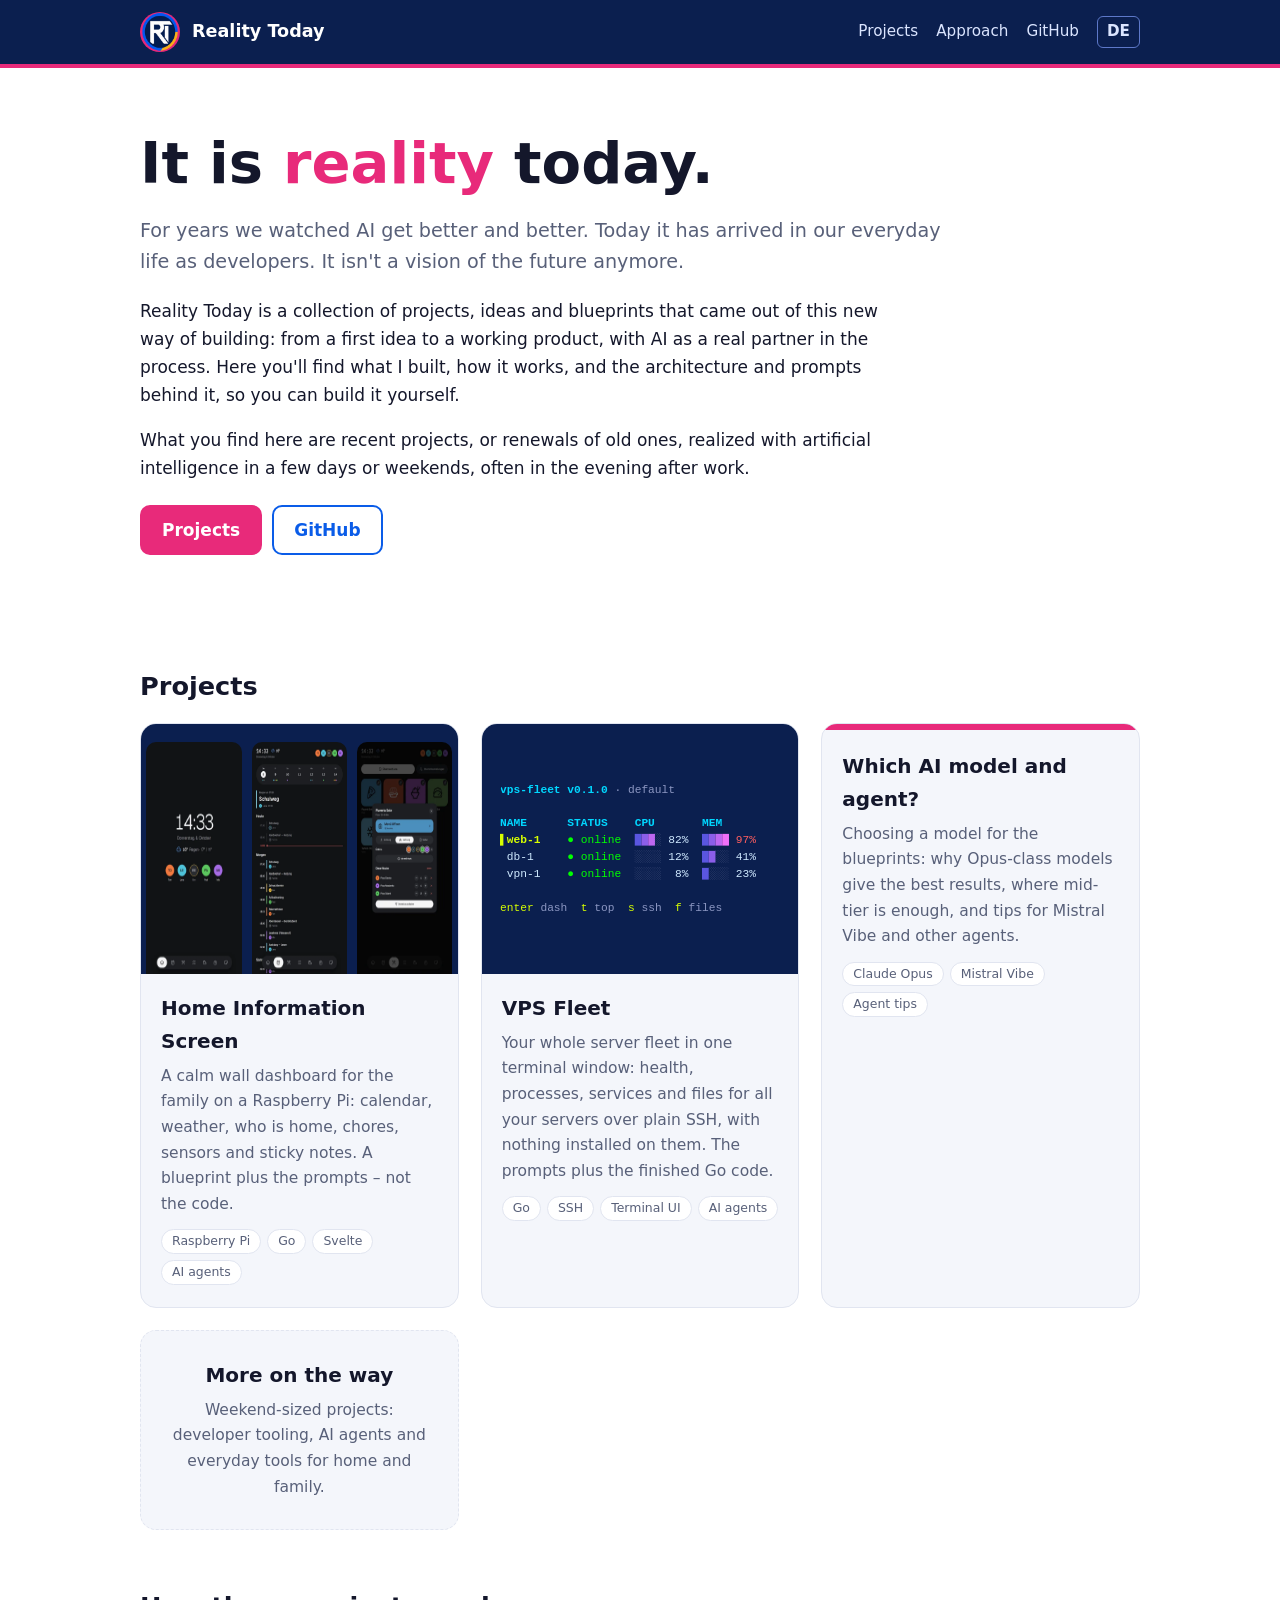
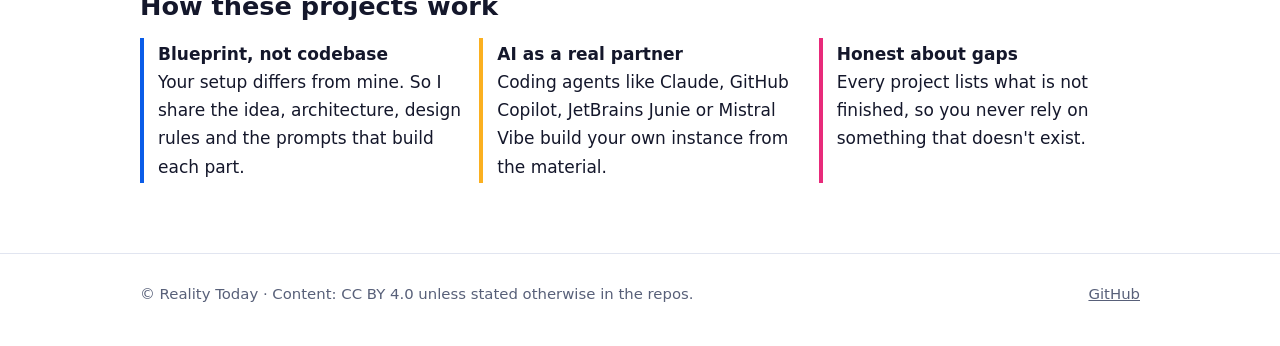
<file: webpage/index.html>
<!doctype html>
<html lang="en">
<head>
<meta charset="utf-8">
<meta name="viewport" content="width=device-width,initial-scale=1">
<title>Reality Today – projects, ideas and blueprints built with AI</title>
<meta name="description" content="Projects, ideas and blueprints built with AI as a real partner – from first idea to working product. Architecture and prompts included.">
<meta name="color-scheme" content="light dark">
<link rel="canonical" href="https://realitytoday.github.io/">
<link rel="alternate" hreflang="en" href="https://realitytoday.github.io/">
<link rel="alternate" hreflang="de" href="https://realitytoday.github.io/de/">
<link rel="alternate" hreflang="x-default" href="https://realitytoday.github.io/">
<meta property="og:type" content="website">
<meta property="og:site_name" content="Reality Today">
<meta property="og:locale" content="en_US">
<meta property="og:locale:alternate" content="de_DE">
<meta property="og:url" content="https://realitytoday.github.io/">
<meta property="og:title" content="Reality Today – projects, ideas and blueprints built with AI">
<meta property="og:description" content="Projects, ideas and blueprints built with AI as a real partner – from first idea to working product. Architecture and prompts included.">
<meta property="og:image" content="https://realitytoday.github.io/assets/img/social-preview.jpg">
<meta property="og:image:alt" content="Reality Today – projects, ideas and blueprints built with AI">
<meta name="twitter:card" content="summary_large_image">
<script type="application/ld+json">{"@context": "https://schema.org", "@graph": [{"@type": "WebSite", "name": "Reality Today", "url": "https://realitytoday.github.io/", "inLanguage": "en", "description": "Projects, ideas and blueprints built with AI as a real partner – from first idea to working product. Architecture and prompts included."}, {"@type": "Organization", "name": "Reality Today", "url": "https://realitytoday.github.io/", "logo": "https://realitytoday.github.io/assets/img/logo.png", "sameAs": ["https://github.com/realitytoday"]}]}</script>
<link rel="icon" type="image/png" href="./assets/favicon.png">
<link rel="apple-touch-icon" href="./assets/apple-touch-icon.png">
<link rel="stylesheet" href="./assets/style.css">
</head>
<body>
<header class="site"><div class="wrap">
<a class="brand" href="./index.html"><img src="./assets/img/logo.png" alt="" width="40" height="40"><span>Reality Today</span></a>
<nav class="site" aria-label="Main">
<a href="./index.html#projects">Projects</a>
<a class="hide-s" href="./index.html#approach">Approach</a>
<a class="hide-s" href="https://github.com/realitytoday">GitHub</a>
<a class="lang" href="./de/index.html" hreflang="de" lang="de" aria-label="Language">DE</a>
</nav></div></header>
<main>
<section class="hero"><div class="wrap">
<h1>It is <span>reality</span> today.</h1>
<p class="lead">For years we watched AI get better and better. Today it has arrived in our everyday life as developers. It isn't a vision of the future anymore.</p>
<p class="narrow" style="margin-left:0">Reality Today is a collection of projects, ideas and blueprints that came out of this new way of building: from a first idea to a working product, with AI as a real partner in the process. Here you'll find what I built, how it works, and the architecture and prompts behind it, so you can build it yourself.</p><p class="narrow" style="margin-left:0">What you find here are recent projects, or renewals of old ones, realized with artificial intelligence in a few days or weekends, often in the evening after work.</p>
<a class="btn" href="#projects">Projects</a><a class="btn alt" href="https://github.com/realitytoday">GitHub</a>
</div></section>
<section id="projects"><div class="wrap">
<h2>Projects</h2>
<div class="grid">
<a class="card" href="./projects/home-information-screen/index.html"><div class="thumb"><img src="./assets/img/screen-idle.webp" alt="" loading="lazy"><img src="./assets/img/screen-calendar.webp" alt="" loading="lazy"><img src="./assets/img/screen-order-dialog.webp" alt="" loading="lazy"></div><div class="body">
<h3>Home Information Screen</h3><p>A calm wall dashboard for the family on a Raspberry Pi: calendar, weather, who is home, chores, sensors and sticky notes. A blueprint plus the prompts – not the code.</p><div class="tags"><span>Raspberry Pi</span><span>Go</span><span>Svelte</span><span>AI agents</span></div></div></a>
<a class="card" href="./projects/vps-fleet/index.html"><div class="thumb term"><pre><span style="color:#00d7ff;font-weight:700">vps-fleet v0.1.0</span><span style="color:#8c97c2"> · default</span>

<span style="color:#00d7ff;font-weight:700">NAME      STATUS    CPU       MEM</span>
<span style="color:#d7ff00;font-weight:700">▌web-1    </span><span style="color:#00ff00">● online  </span><span style="color:#5a56e0">█</span><span style="color:#8b5ee8">█</span><span style="color:#bd67f0">█</span><span style="color:#4e5a85">░</span><span style="color:#cfe9ff"> 82%</span>  <span style="color:#5a56e0">█</span><span style="color:#8b5ee8">█</span><span style="color:#bd67f0">█</span><span style="color:#ee6ff8">█</span><span style="color:#ff5f5f"> 97%</span>
<span style="color:#cfe9ff"> db-1     </span><span style="color:#00ff00">● online  </span><span style="color:#4e5a85">░</span><span style="color:#4e5a85">░</span><span style="color:#4e5a85">░</span><span style="color:#4e5a85">░</span><span style="color:#cfe9ff"> 12%</span>  <span style="color:#5a56e0">█</span><span style="color:#8b5ee8">█</span><span style="color:#4e5a85">░</span><span style="color:#4e5a85">░</span><span style="color:#cfe9ff"> 41%</span>
<span style="color:#cfe9ff"> vpn-1    </span><span style="color:#00ff00">● online  </span><span style="color:#4e5a85">░</span><span style="color:#4e5a85">░</span><span style="color:#4e5a85">░</span><span style="color:#4e5a85">░</span><span style="color:#cfe9ff">  8%</span>  <span style="color:#5a56e0">█</span><span style="color:#4e5a85">░</span><span style="color:#4e5a85">░</span><span style="color:#4e5a85">░</span><span style="color:#cfe9ff"> 23%</span>

<span style="color:#d7ff00">enter</span><span style="color:#8c97c2"> dash  </span><span style="color:#d7ff00">t</span><span style="color:#8c97c2"> top  </span><span style="color:#d7ff00">s</span><span style="color:#8c97c2"> ssh  </span><span style="color:#d7ff00">f</span><span style="color:#8c97c2"> files</span></pre></div><div class="body">
<h3>VPS Fleet</h3><p>Your whole server fleet in one terminal window: health, processes, services and files for all your servers over plain SSH, with nothing installed on them. The prompts plus the finished Go code.</p><div class="tags"><span>Go</span><span>SSH</span><span>Terminal UI</span><span>AI agents</span></div></div></a>
<a class="card guide" href="./guides/choosing-an-llm/index.html"><div class="body" style="border-top:6px solid var(--pink)">
<h3>Which AI model and agent?</h3><p>Choosing a model for the blueprints: why Opus-class models give the best results, where mid-tier is enough, and tips for Mistral Vibe and other agents.</p><div class="tags"><span>Claude Opus</span><span>Mistral Vibe</span><span>Agent tips</span></div></div></a>
<div class="card soon"><div><h3>More on the way</h3><p>Weekend-sized projects: developer tooling, AI agents and everyday tools for home and family.</p></div></div>
</div></div></section>
<section id="approach"><div class="wrap">
<h2>How these projects work</h2>
<div class="principles"><div><b>Blueprint, not codebase</b>Your setup differs from mine. So I share the idea, architecture, design rules and the prompts that build each part.</div><div><b>AI as a real partner</b>Coding agents like Claude, GitHub Copilot, JetBrains Junie or Mistral Vibe build your own instance from the material.</div><div><b>Honest about gaps</b>Every project lists what is not finished, so you never rely on something that doesn't exist.</div></div>
</div></section>
</main>
<footer class="site"><div class="wrap">
<span>© Reality Today · Content: CC BY 4.0 unless stated otherwise in the repos.</span>
<span><a href="https://github.com/realitytoday">GitHub</a></span>
</div></footer>
</body></html>
</file>
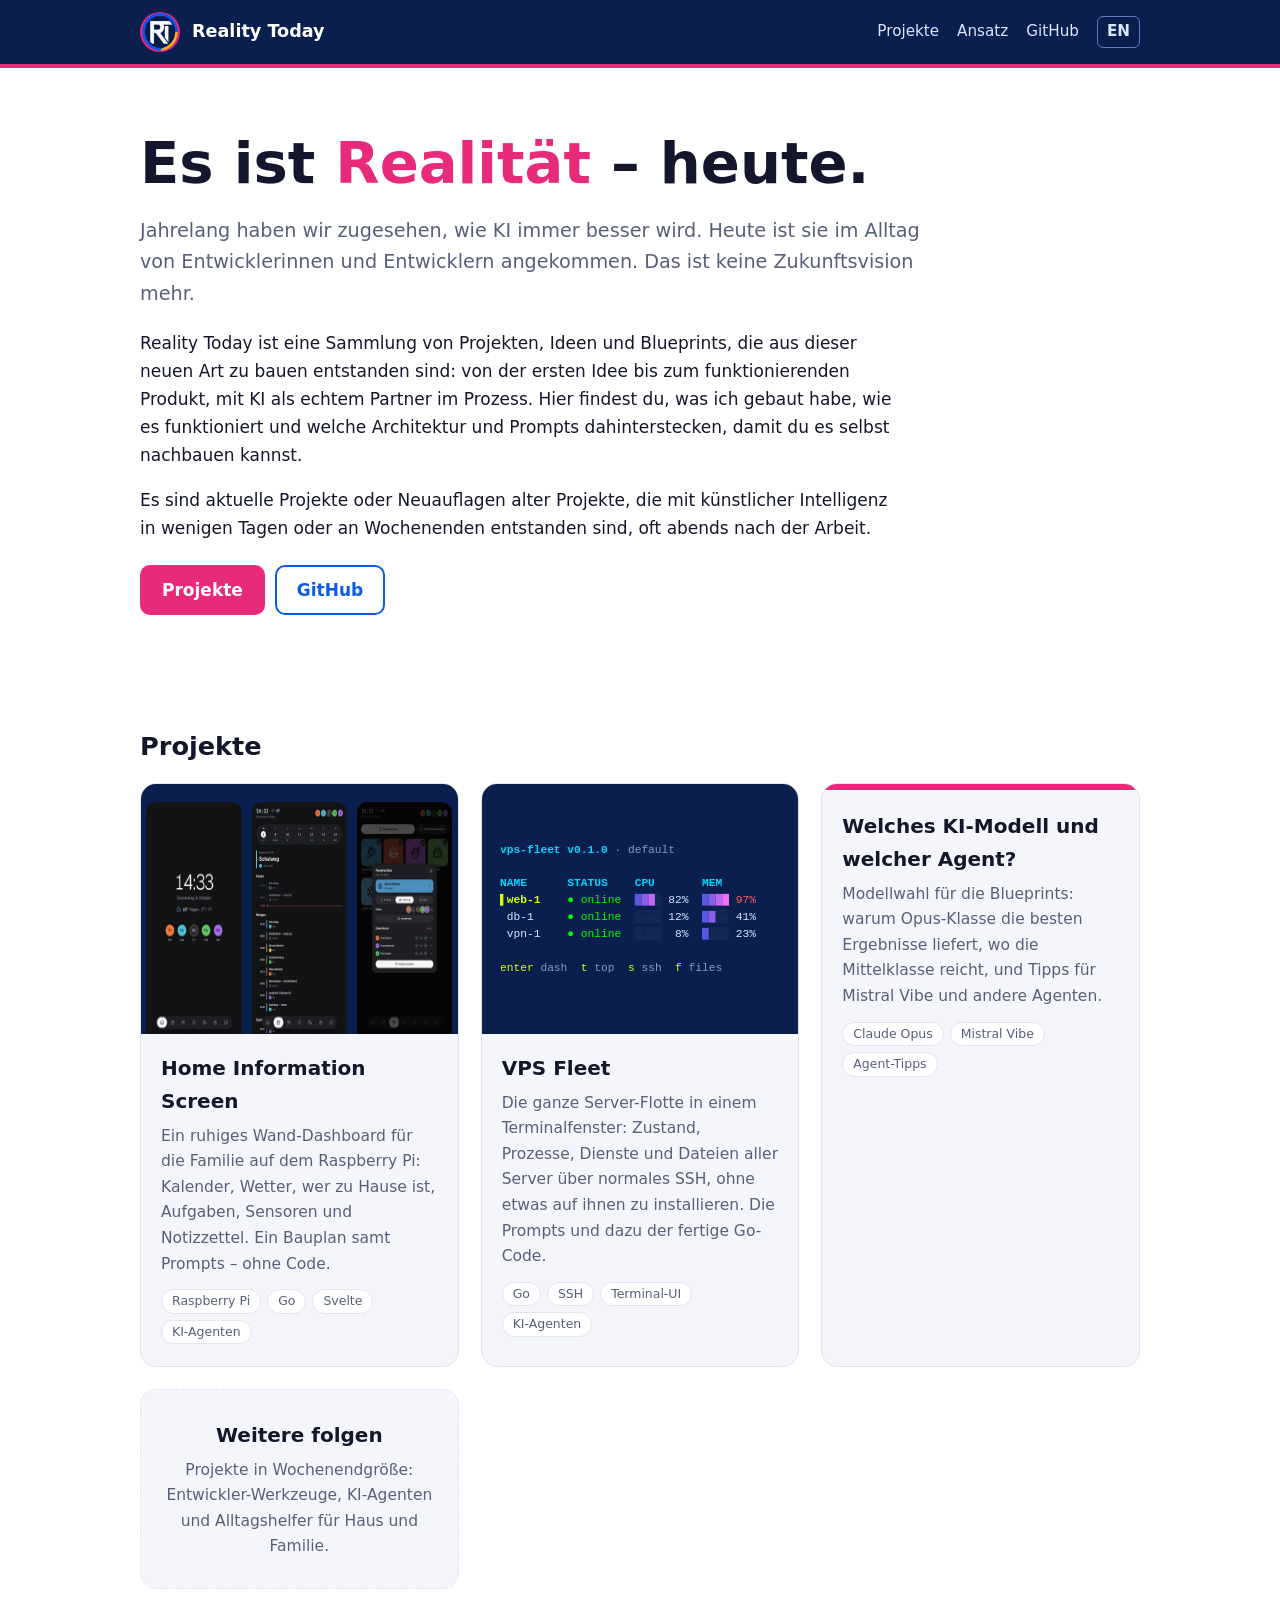
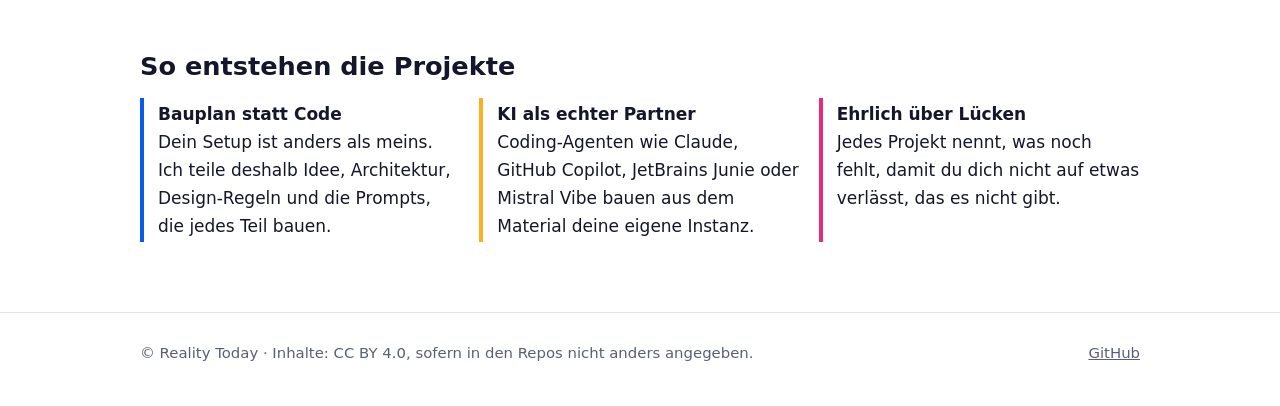
<file: webpage/de/index.html>
<!doctype html>
<html lang="de">
<head>
<meta charset="utf-8">
<meta name="viewport" content="width=device-width,initial-scale=1">
<title>Reality Today – Projekte, Ideen und Blueprints, gebaut mit KI</title>
<meta name="description" content="Projekte, Ideen und Blueprints, gebaut mit KI als echtem Partner – von der ersten Idee bis zum funktionierenden Produkt. Mit Architektur und Prompts.">
<meta name="color-scheme" content="light dark">
<link rel="canonical" href="https://realitytoday.github.io/de/">
<link rel="alternate" hreflang="en" href="https://realitytoday.github.io/">
<link rel="alternate" hreflang="de" href="https://realitytoday.github.io/de/">
<link rel="alternate" hreflang="x-default" href="https://realitytoday.github.io/">
<meta property="og:type" content="website">
<meta property="og:site_name" content="Reality Today">
<meta property="og:locale" content="de_DE">
<meta property="og:locale:alternate" content="en_US">
<meta property="og:url" content="https://realitytoday.github.io/de/">
<meta property="og:title" content="Reality Today – Projekte, Ideen und Blueprints, gebaut mit KI">
<meta property="og:description" content="Projekte, Ideen und Blueprints, gebaut mit KI als echtem Partner – von der ersten Idee bis zum funktionierenden Produkt. Mit Architektur und Prompts.">
<meta property="og:image" content="https://realitytoday.github.io/assets/img/social-preview.jpg">
<meta property="og:image:alt" content="Reality Today – Projekte, Ideen und Blueprints, gebaut mit KI">
<meta name="twitter:card" content="summary_large_image">
<script type="application/ld+json">{"@context": "https://schema.org", "@graph": [{"@type": "WebSite", "name": "Reality Today", "url": "https://realitytoday.github.io/", "inLanguage": "de", "description": "Projekte, Ideen und Blueprints, gebaut mit KI als echtem Partner – von der ersten Idee bis zum funktionierenden Produkt. Mit Architektur und Prompts."}, {"@type": "Organization", "name": "Reality Today", "url": "https://realitytoday.github.io/", "logo": "https://realitytoday.github.io/assets/img/logo.png", "sameAs": ["https://github.com/realitytoday"]}]}</script>
<link rel="icon" type="image/png" href="../assets/favicon.png">
<link rel="apple-touch-icon" href="../assets/apple-touch-icon.png">
<link rel="stylesheet" href="../assets/style.css">
</head>
<body>
<header class="site"><div class="wrap">
<a class="brand" href="../de/index.html"><img src="../assets/img/logo.png" alt="" width="40" height="40"><span>Reality Today</span></a>
<nav class="site" aria-label="Main">
<a href="../de/index.html#projects">Projekte</a>
<a class="hide-s" href="../de/index.html#approach">Ansatz</a>
<a class="hide-s" href="https://github.com/realitytoday">GitHub</a>
<a class="lang" href=".././index.html" hreflang="en" lang="en" aria-label="Sprache">EN</a>
</nav></div></header>
<main>
<section class="hero"><div class="wrap">
<h1>Es ist <span>Realität</span> – heute.</h1>
<p class="lead">Jahrelang haben wir zugesehen, wie KI immer besser wird. Heute ist sie im Alltag von Entwicklerinnen und Entwicklern angekommen. Das ist keine Zukunftsvision mehr.</p>
<p class="narrow" style="margin-left:0">Reality Today ist eine Sammlung von Projekten, Ideen und Blueprints, die aus dieser neuen Art zu bauen entstanden sind: von der ersten Idee bis zum funktionierenden Produkt, mit KI als echtem Partner im Prozess. Hier findest du, was ich gebaut habe, wie es funktioniert und welche Architektur und Prompts dahinterstecken, damit du es selbst nachbauen kannst.</p><p class="narrow" style="margin-left:0">Es sind aktuelle Projekte oder Neuauflagen alter Projekte, die mit künstlicher Intelligenz in wenigen Tagen oder an Wochenenden entstanden sind, oft abends nach der Arbeit.</p>
<a class="btn" href="#projects">Projekte</a><a class="btn alt" href="https://github.com/realitytoday">GitHub</a>
</div></section>
<section id="projects"><div class="wrap">
<h2>Projekte</h2>
<div class="grid">
<a class="card" href="projekte/home-information-screen/index.html"><div class="thumb"><img src="../assets/img/screen-idle.webp" alt="" loading="lazy"><img src="../assets/img/screen-calendar.webp" alt="" loading="lazy"><img src="../assets/img/screen-order-dialog.webp" alt="" loading="lazy"></div><div class="body">
<h3>Home Information Screen</h3><p>Ein ruhiges Wand-Dashboard für die Familie auf dem Raspberry Pi: Kalender, Wetter, wer zu Hause ist, Aufgaben, Sensoren und Notizzettel. Ein Bauplan samt Prompts – ohne Code.</p><div class="tags"><span>Raspberry Pi</span><span>Go</span><span>Svelte</span><span>KI-Agenten</span></div></div></a>
<a class="card" href="projekte/vps-fleet/index.html"><div class="thumb term"><pre><span style="color:#00d7ff;font-weight:700">vps-fleet v0.1.0</span><span style="color:#8c97c2"> · default</span>

<span style="color:#00d7ff;font-weight:700">NAME      STATUS    CPU       MEM</span>
<span style="color:#d7ff00;font-weight:700">▌web-1    </span><span style="color:#00ff00">● online  </span><span style="color:#5a56e0">█</span><span style="color:#8b5ee8">█</span><span style="color:#bd67f0">█</span><span style="color:#4e5a85">░</span><span style="color:#cfe9ff"> 82%</span>  <span style="color:#5a56e0">█</span><span style="color:#8b5ee8">█</span><span style="color:#bd67f0">█</span><span style="color:#ee6ff8">█</span><span style="color:#ff5f5f"> 97%</span>
<span style="color:#cfe9ff"> db-1     </span><span style="color:#00ff00">● online  </span><span style="color:#4e5a85">░</span><span style="color:#4e5a85">░</span><span style="color:#4e5a85">░</span><span style="color:#4e5a85">░</span><span style="color:#cfe9ff"> 12%</span>  <span style="color:#5a56e0">█</span><span style="color:#8b5ee8">█</span><span style="color:#4e5a85">░</span><span style="color:#4e5a85">░</span><span style="color:#cfe9ff"> 41%</span>
<span style="color:#cfe9ff"> vpn-1    </span><span style="color:#00ff00">● online  </span><span style="color:#4e5a85">░</span><span style="color:#4e5a85">░</span><span style="color:#4e5a85">░</span><span style="color:#4e5a85">░</span><span style="color:#cfe9ff">  8%</span>  <span style="color:#5a56e0">█</span><span style="color:#4e5a85">░</span><span style="color:#4e5a85">░</span><span style="color:#4e5a85">░</span><span style="color:#cfe9ff"> 23%</span>

<span style="color:#d7ff00">enter</span><span style="color:#8c97c2"> dash  </span><span style="color:#d7ff00">t</span><span style="color:#8c97c2"> top  </span><span style="color:#d7ff00">s</span><span style="color:#8c97c2"> ssh  </span><span style="color:#d7ff00">f</span><span style="color:#8c97c2"> files</span></pre></div><div class="body">
<h3>VPS Fleet</h3><p>Die ganze Server-Flotte in einem Terminalfenster: Zustand, Prozesse, Dienste und Dateien aller Server über normales SSH, ohne etwas auf ihnen zu installieren. Die Prompts und dazu der fertige Go-Code.</p><div class="tags"><span>Go</span><span>SSH</span><span>Terminal-UI</span><span>KI-Agenten</span></div></div></a>
<a class="card guide" href="anleitungen/llm-auswahl/index.html"><div class="body" style="border-top:6px solid var(--pink)">
<h3>Welches KI-Modell und welcher Agent?</h3><p>Modellwahl für die Blueprints: warum Opus-Klasse die besten Ergebnisse liefert, wo die Mittelklasse reicht, und Tipps für Mistral Vibe und andere Agenten.</p><div class="tags"><span>Claude Opus</span><span>Mistral Vibe</span><span>Agent-Tipps</span></div></div></a>
<div class="card soon"><div><h3>Weitere folgen</h3><p>Projekte in Wochenendgröße: Entwickler-Werkzeuge, KI-Agenten und Alltagshelfer für Haus und Familie.</p></div></div>
</div></div></section>
<section id="approach"><div class="wrap">
<h2>So entstehen die Projekte</h2>
<div class="principles"><div><b>Bauplan statt Code</b>Dein Setup ist anders als meins. Ich teile deshalb Idee, Architektur, Design-Regeln und die Prompts, die jedes Teil bauen.</div><div><b>KI als echter Partner</b>Coding-Agenten wie Claude, GitHub Copilot, JetBrains Junie oder Mistral Vibe bauen aus dem Material deine eigene Instanz.</div><div><b>Ehrlich über Lücken</b>Jedes Projekt nennt, was noch fehlt, damit du dich nicht auf etwas verlässt, das es nicht gibt.</div></div>
</div></section>
</main>
<footer class="site"><div class="wrap">
<span>© Reality Today · Inhalte: CC BY 4.0, sofern in den Repos nicht anders angegeben.</span>
<span><a href="https://github.com/realitytoday">GitHub</a></span>
</div></footer>
</body></html>
</file>
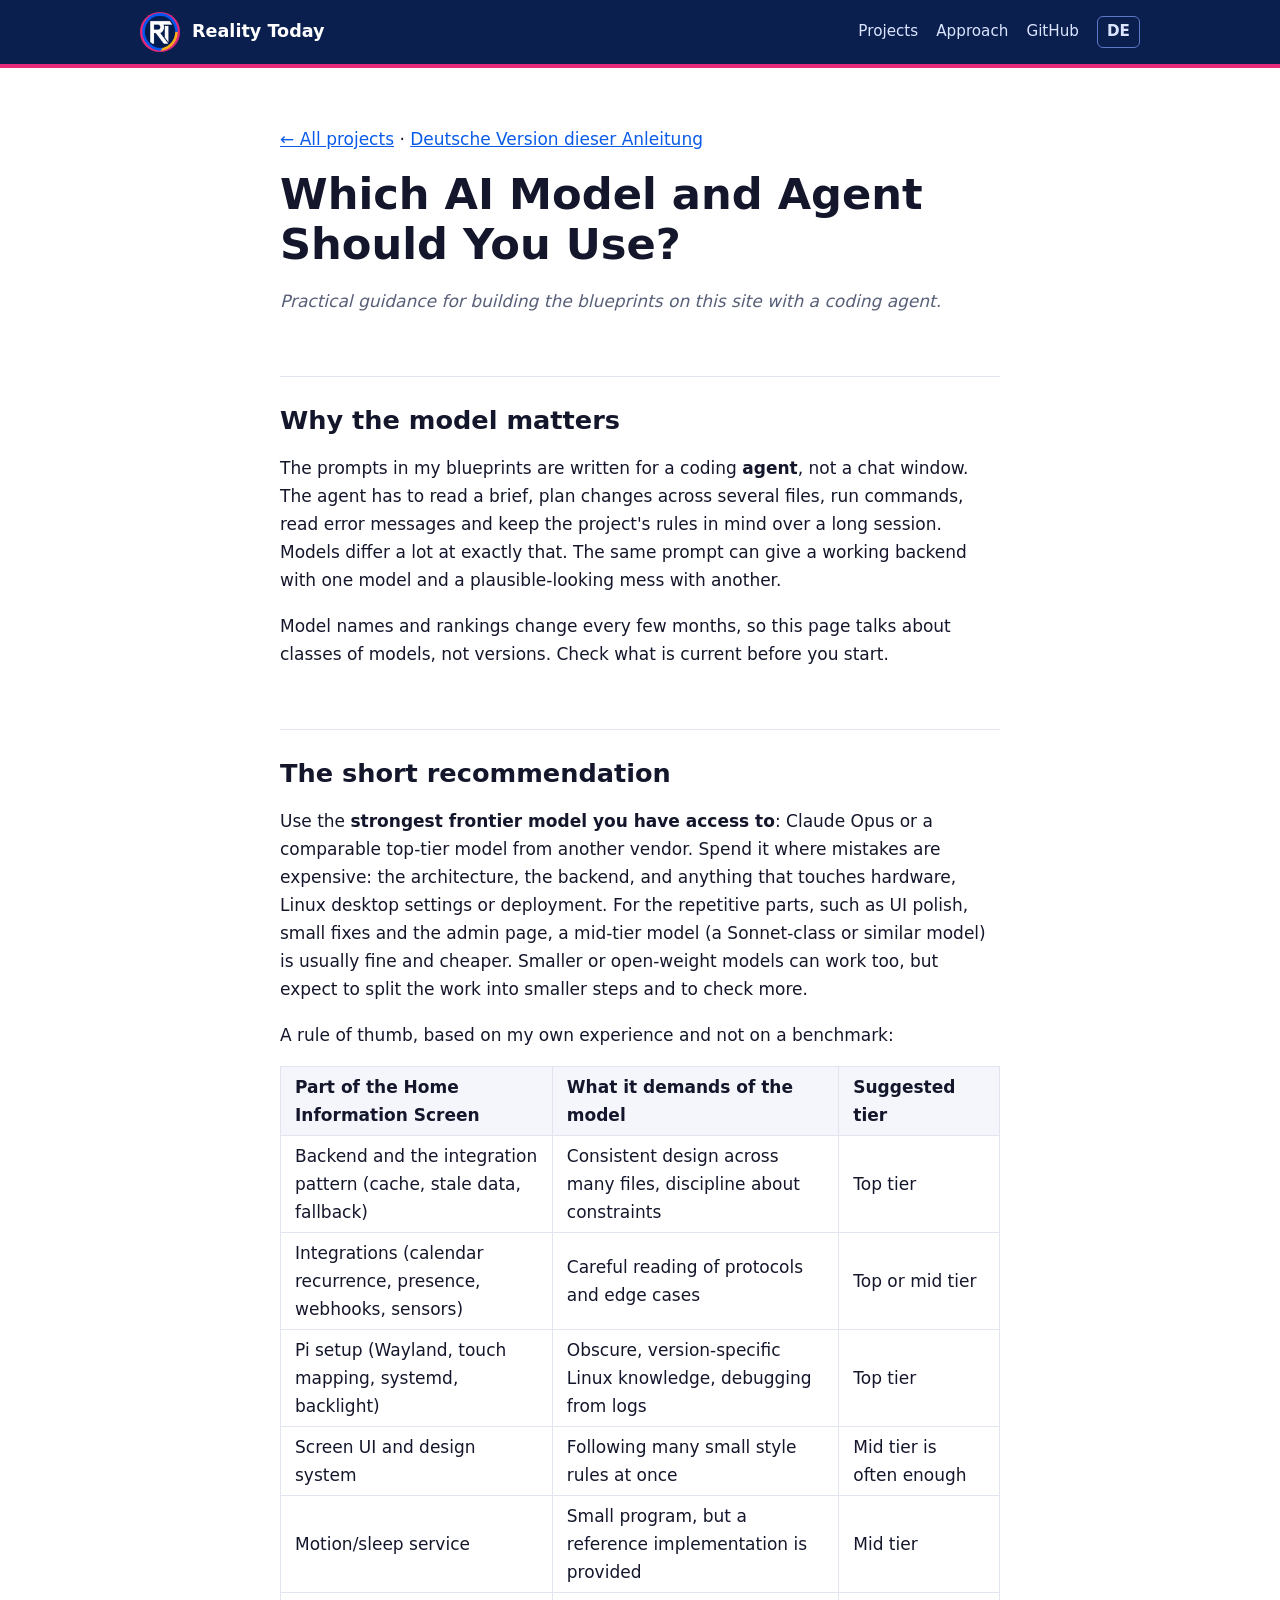
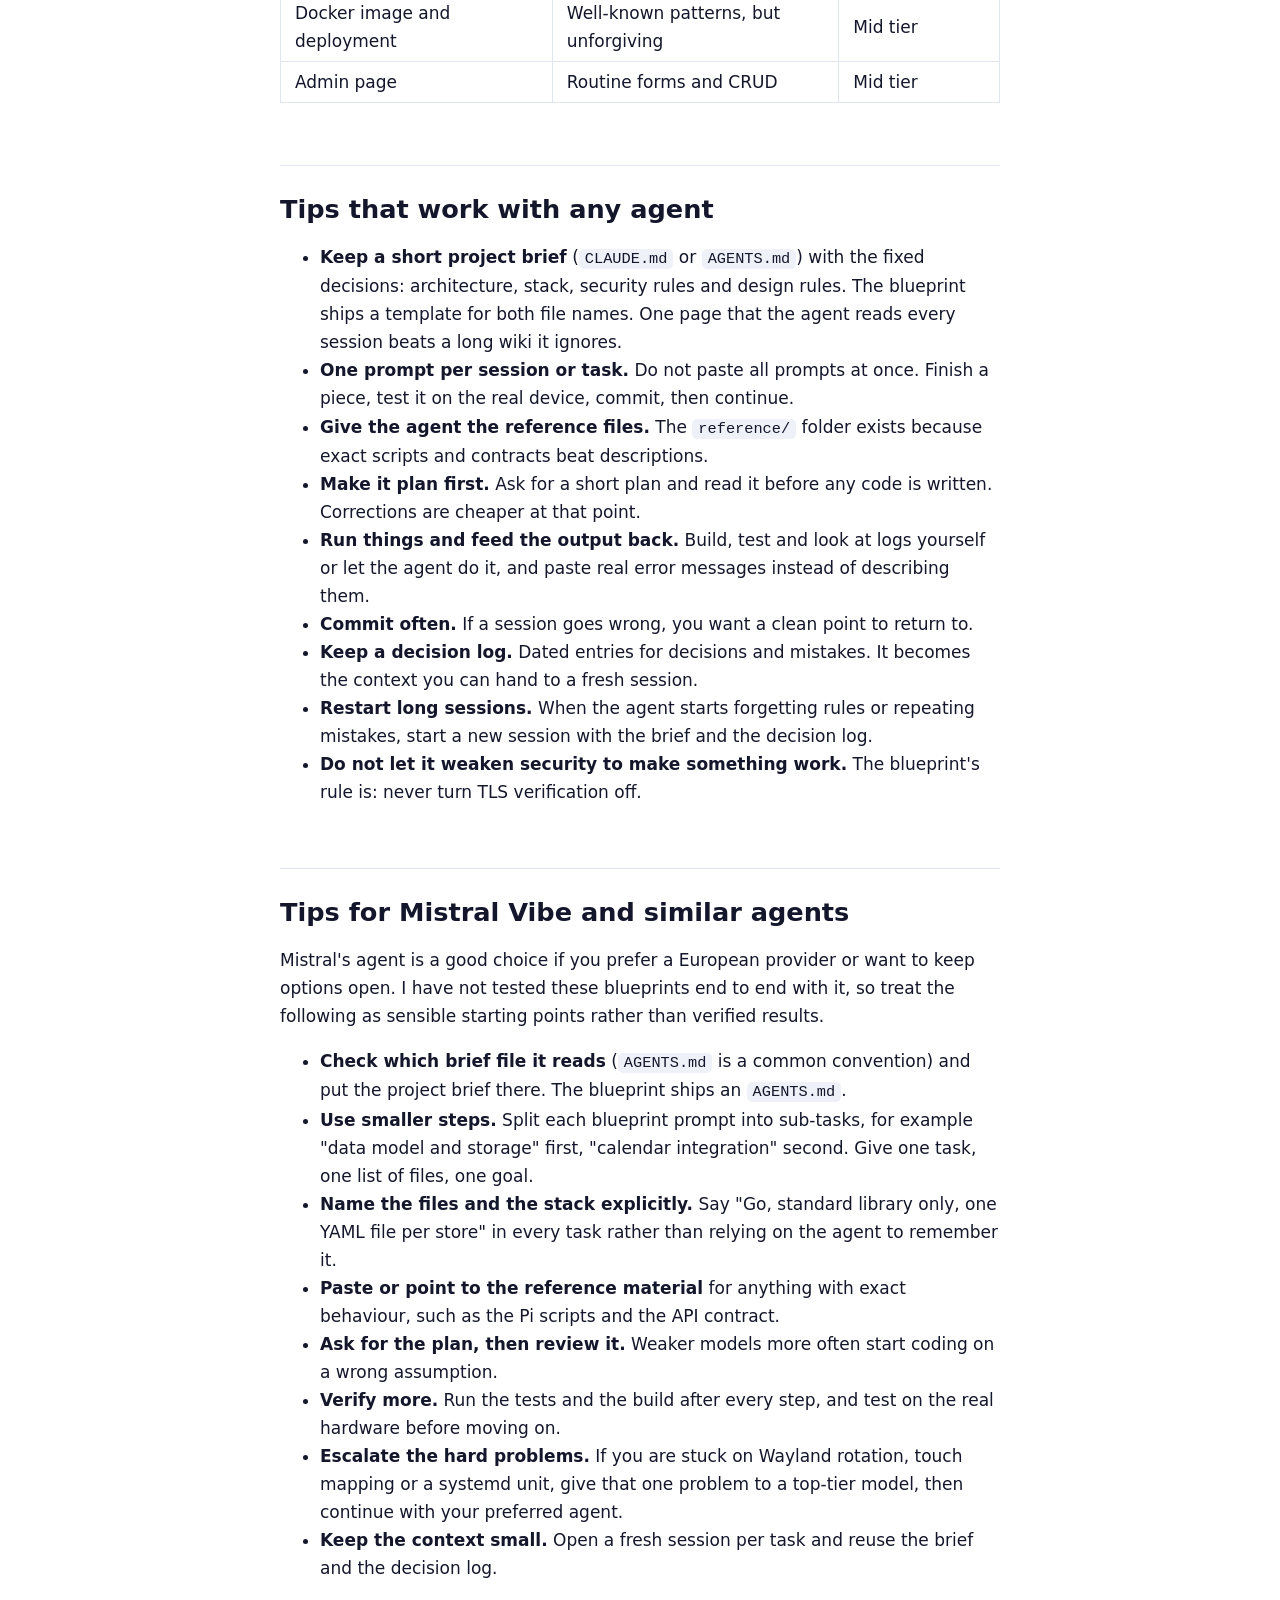
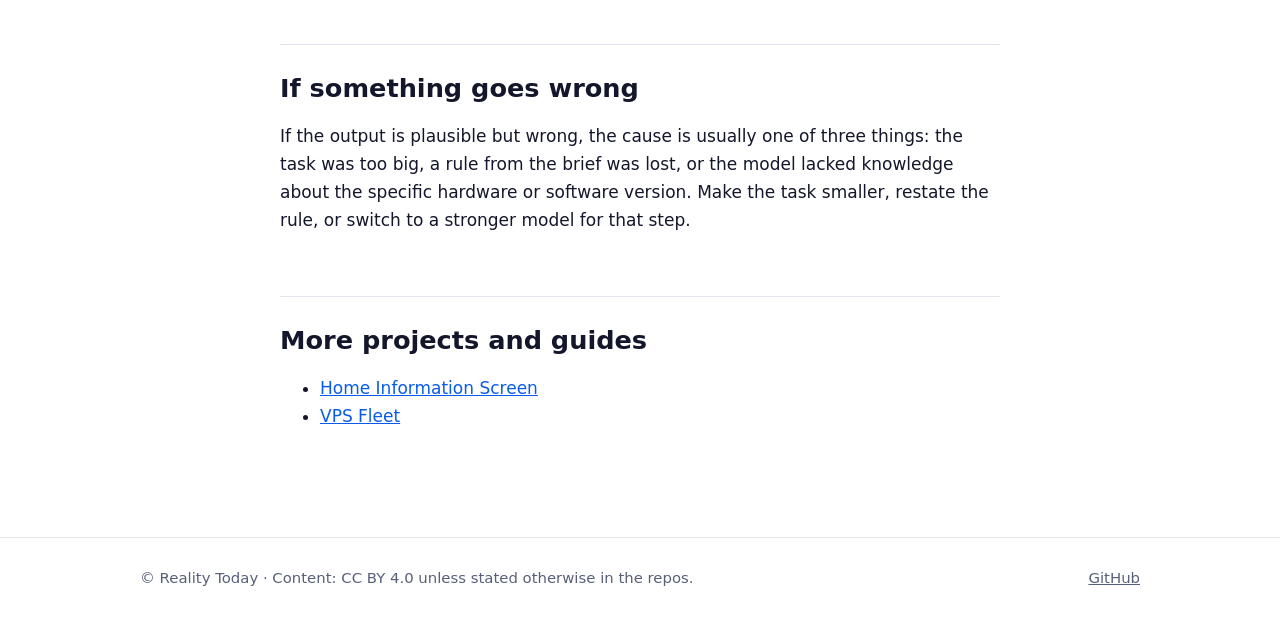
<file: webpage/guides/choosing-an-llm/index.html>
<!doctype html>
<html lang="en">
<head>
<meta charset="utf-8">
<meta name="viewport" content="width=device-width,initial-scale=1">
<title>Which AI Model and Agent Should You Use? – Reality Today</title>
<meta name="description" content="Choosing a model for the blueprints: why Opus-class models give the best results, where mid-tier is enough, and tips for Mistral Vibe and other agents.">
<meta name="color-scheme" content="light dark">
<link rel="canonical" href="https://realitytoday.github.io/guides/choosing-an-llm/">
<link rel="alternate" hreflang="en" href="https://realitytoday.github.io/guides/choosing-an-llm/">
<link rel="alternate" hreflang="de" href="https://realitytoday.github.io/de/anleitungen/llm-auswahl/">
<link rel="alternate" hreflang="x-default" href="https://realitytoday.github.io/guides/choosing-an-llm/">
<meta property="og:type" content="article">
<meta property="og:site_name" content="Reality Today">
<meta property="og:locale" content="en_US">
<meta property="og:locale:alternate" content="de_DE">
<meta property="og:url" content="https://realitytoday.github.io/guides/choosing-an-llm/">
<meta property="og:title" content="Which AI Model and Agent Should You Use? – Reality Today">
<meta property="og:description" content="Choosing a model for the blueprints: why Opus-class models give the best results, where mid-tier is enough, and tips for Mistral Vibe and other agents.">
<meta property="og:image" content="https://realitytoday.github.io/assets/img/social-preview.jpg">
<meta property="og:image:alt" content="Reality Today – projects, ideas and blueprints built with AI">
<meta name="twitter:card" content="summary_large_image">
<script type="application/ld+json">{"@context": "https://schema.org", "@graph": [{"@type": "TechArticle", "headline": "Which AI Model and Agent Should You Use?", "description": "Choosing a model for the blueprints: why Opus-class models give the best results, where mid-tier is enough, and tips for Mistral Vibe and other agents.", "inLanguage": "en", "url": "https://realitytoday.github.io/guides/choosing-an-llm/", "image": "https://realitytoday.github.io/assets/img/social-preview.jpg", "author": {"@type": "Organization", "name": "Reality Today", "url": "https://realitytoday.github.io/"}}, {"@type": "BreadcrumbList", "itemListElement": [{"@type": "ListItem", "position": 1, "name": "Reality Today", "item": "https://realitytoday.github.io/"}, {"@type": "ListItem", "position": 2, "name": "Projects", "item": "https://realitytoday.github.io/#projects"}, {"@type": "ListItem", "position": 3, "name": "Which AI Model and Agent Should You Use?", "item": "https://realitytoday.github.io/guides/choosing-an-llm/"}]}]}</script>
<link rel="icon" type="image/png" href="../../assets/favicon.png">
<link rel="apple-touch-icon" href="../../assets/apple-touch-icon.png">
<link rel="stylesheet" href="../../assets/style.css">
</head>
<body>
<header class="site"><div class="wrap">
<a class="brand" href="../../index.html"><img src="../../assets/img/logo.png" alt="" width="40" height="40"><span>Reality Today</span></a>
<nav class="site" aria-label="Main">
<a href="../../index.html#projects">Projects</a>
<a class="hide-s" href="../../index.html#approach">Approach</a>
<a class="hide-s" href="https://github.com/realitytoday">GitHub</a>
<a class="lang" href="../../de/anleitungen/llm-auswahl/index.html" hreflang="de" lang="de" aria-label="Language">DE</a>
</nav></div></header>
<main>
<div class="wrap narrow"><article>
<p><a href="../../index.html#projects">← All projects</a> · <a href="../../de/anleitungen/llm-auswahl/index.html" hreflang="de">Deutsche Version dieser Anleitung</a></p>
<h1>Which AI Model and Agent Should You Use?</h1>
<p class="sub">Practical guidance for building the blueprints on this site with a coding agent.</p>

<h2>Why the model matters</h2>
<p>The prompts in my blueprints are written for a coding <strong>agent</strong>, not a chat window. The agent has to read a brief, plan changes across several files, run commands, read error messages and keep the project's rules in mind over a long session. Models differ a lot at exactly that. The same prompt can give a working backend with one model and a plausible-looking mess with another.</p>
<p>Model names and rankings change every few months, so this page talks about classes of models, not versions. Check what is current before you start.</p>
<h2>The short recommendation</h2>
<p>Use the <strong>strongest frontier model you have access to</strong>: Claude Opus or a comparable top-tier model from another vendor. Spend it where mistakes are expensive: the architecture, the backend, and anything that touches hardware, Linux desktop settings or deployment. For the repetitive parts, such as UI polish, small fixes and the admin page, a mid-tier model (a Sonnet-class or similar model) is usually fine and cheaper. Smaller or open-weight models can work too, but expect to split the work into smaller steps and to check more.</p>
<p>A rule of thumb, based on my own experience and not on a benchmark:</p>
<table>
<thead>
<tr>
<th>Part of the Home Information Screen</th>
<th>What it demands of the model</th>
<th>Suggested tier</th>
</tr>
</thead>
<tbody>
<tr>
<td>Backend and the integration pattern (cache, stale data, fallback)</td>
<td>Consistent design across many files, discipline about constraints</td>
<td>Top tier</td>
</tr>
<tr>
<td>Integrations (calendar recurrence, presence, webhooks, sensors)</td>
<td>Careful reading of protocols and edge cases</td>
<td>Top or mid tier</td>
</tr>
<tr>
<td>Pi setup (Wayland, touch mapping, systemd, backlight)</td>
<td>Obscure, version-specific Linux knowledge, debugging from logs</td>
<td>Top tier</td>
</tr>
<tr>
<td>Screen UI and design system</td>
<td>Following many small style rules at once</td>
<td>Mid tier is often enough</td>
</tr>
<tr>
<td>Motion/sleep service</td>
<td>Small program, but a reference implementation is provided</td>
<td>Mid tier</td>
</tr>
<tr>
<td>Docker image and deployment</td>
<td>Well-known patterns, but unforgiving</td>
<td>Mid tier</td>
</tr>
<tr>
<td>Admin page</td>
<td>Routine forms and CRUD</td>
<td>Mid tier</td>
</tr>
</tbody>
</table>
<h2>Tips that work with any agent</h2>
<ul>
<li><strong>Keep a short project brief</strong> (<code>CLAUDE.md</code> or <code>AGENTS.md</code>) with the fixed decisions: architecture, stack, security rules and design rules. The blueprint ships a template for both file names. One page that the agent reads every session beats a long wiki it ignores.</li>
<li><strong>One prompt per session or task.</strong> Do not paste all prompts at once. Finish a piece, test it on the real device, commit, then continue.</li>
<li><strong>Give the agent the reference files.</strong> The <code>reference/</code> folder exists because exact scripts and contracts beat descriptions.</li>
<li><strong>Make it plan first.</strong> Ask for a short plan and read it before any code is written. Corrections are cheaper at that point.</li>
<li><strong>Run things and feed the output back.</strong> Build, test and look at logs yourself or let the agent do it, and paste real error messages instead of describing them.</li>
<li><strong>Commit often.</strong> If a session goes wrong, you want a clean point to return to.</li>
<li><strong>Keep a decision log.</strong> Dated entries for decisions and mistakes. It becomes the context you can hand to a fresh session.</li>
<li><strong>Restart long sessions.</strong> When the agent starts forgetting rules or repeating mistakes, start a new session with the brief and the decision log.</li>
<li><strong>Do not let it weaken security to make something work.</strong> The blueprint's rule is: never turn TLS verification off.</li>
</ul>
<h2>Tips for Mistral Vibe and similar agents</h2>
<p>Mistral's agent is a good choice if you prefer a European provider or want to keep options open. I have not tested these blueprints end to end with it, so treat the following as sensible starting points rather than verified results.</p>
<ul>
<li><strong>Check which brief file it reads</strong> (<code>AGENTS.md</code> is a common convention) and put the project brief there. The blueprint ships an <code>AGENTS.md</code>.</li>
<li><strong>Use smaller steps.</strong> Split each blueprint prompt into sub-tasks, for example "data model and storage" first, "calendar integration" second. Give one task, one list of files, one goal.</li>
<li><strong>Name the files and the stack explicitly.</strong> Say "Go, standard library only, one YAML file per store" in every task rather than relying on the agent to remember it.</li>
<li><strong>Paste or point to the reference material</strong> for anything with exact behaviour, such as the Pi scripts and the API contract.</li>
<li><strong>Ask for the plan, then review it.</strong> Weaker models more often start coding on a wrong assumption.</li>
<li><strong>Verify more.</strong> Run the tests and the build after every step, and test on the real hardware before moving on.</li>
<li><strong>Escalate the hard problems.</strong> If you are stuck on Wayland rotation, touch mapping or a systemd unit, give that one problem to a top-tier model, then continue with your preferred agent.</li>
<li><strong>Keep the context small.</strong> Open a fresh session per task and reuse the brief and the decision log.</li>
</ul>
<h2>If something goes wrong</h2>
<p>If the output is plausible but wrong, the cause is usually one of three things: the task was too big, a rule from the brief was lost, or the model lacked knowledge about the specific hardware or software version. Make the task smaller, restate the rule, or switch to a stronger model for that step.</p>

<section class="related"><h2>More projects and guides</h2><ul><li><a href="../../projects/home-information-screen/index.html">Home Information Screen</a></li><li><a href="../../projects/vps-fleet/index.html">VPS Fleet</a></li></ul></section>
</article></div>
</main>
<footer class="site"><div class="wrap">
<span>© Reality Today · Content: CC BY 4.0 unless stated otherwise in the repos.</span>
<span><a href="https://github.com/realitytoday">GitHub</a></span>
</div></footer>
</body></html>
</file>
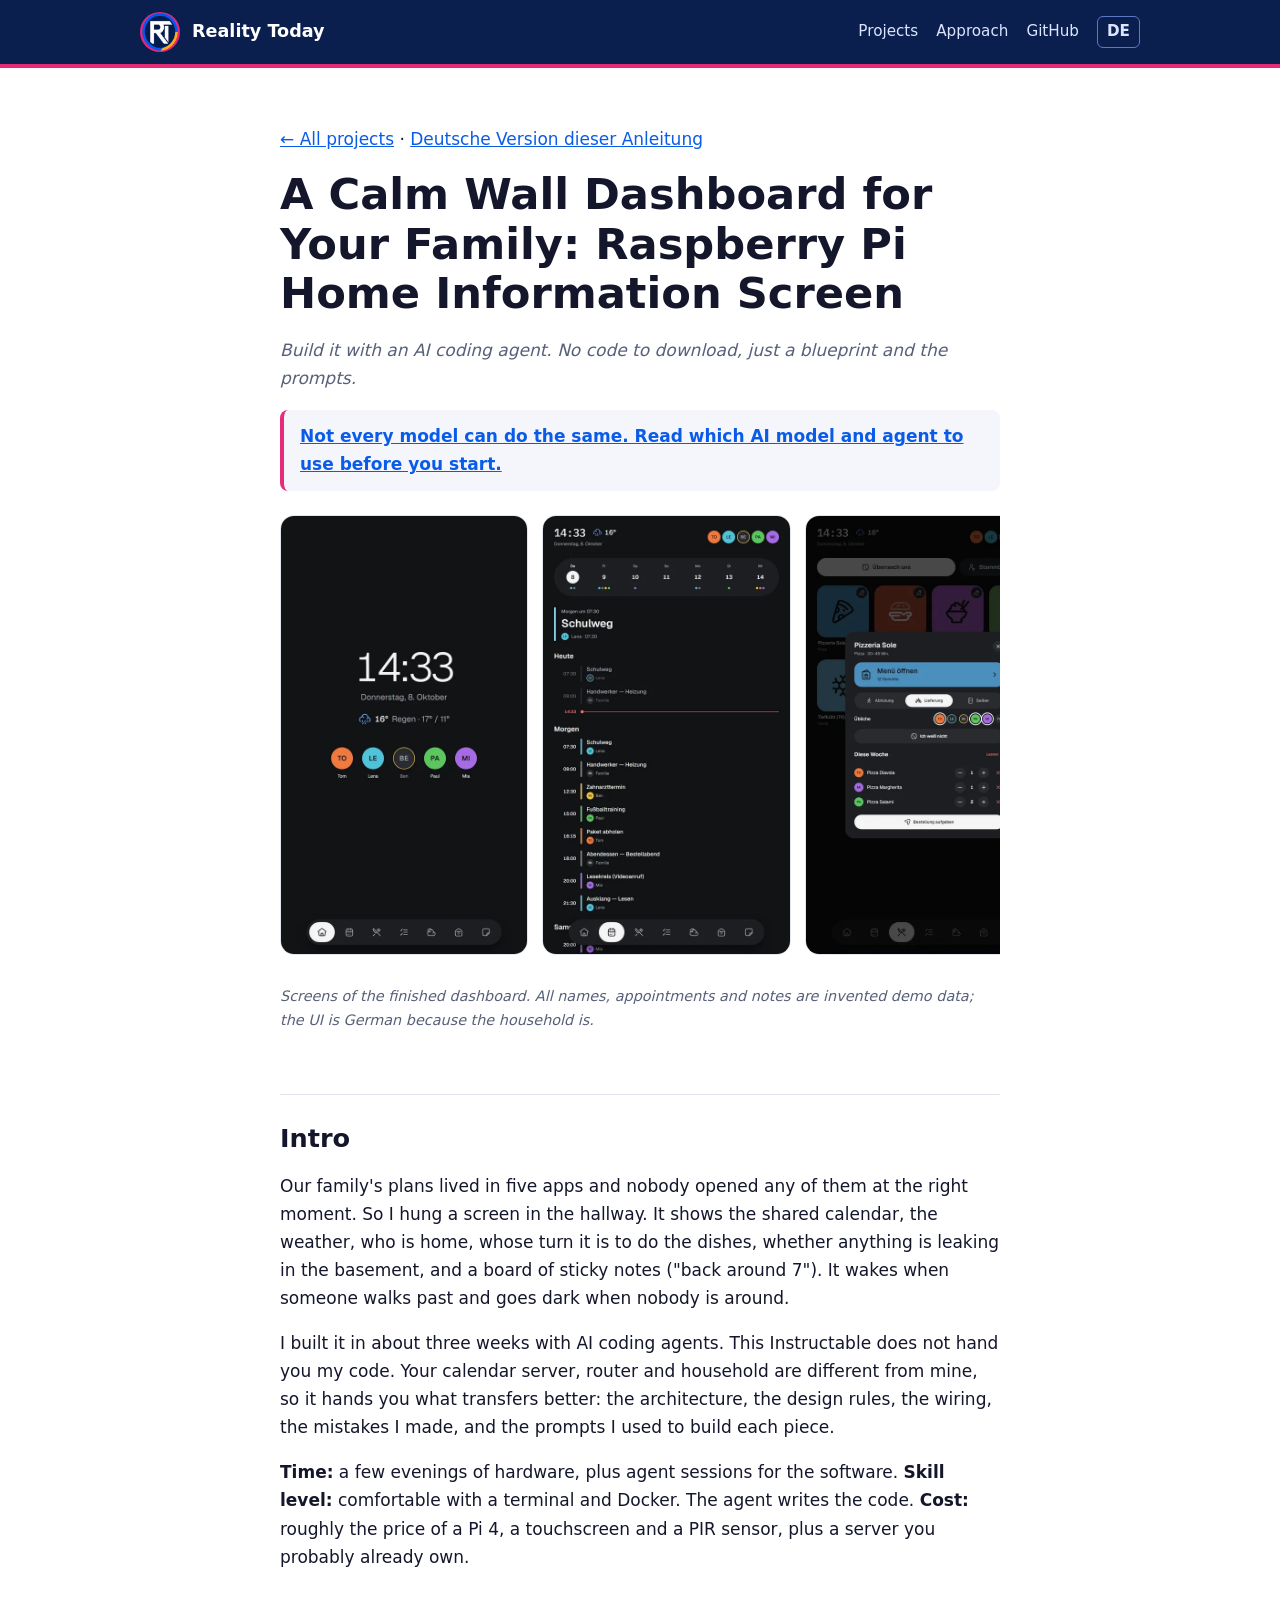
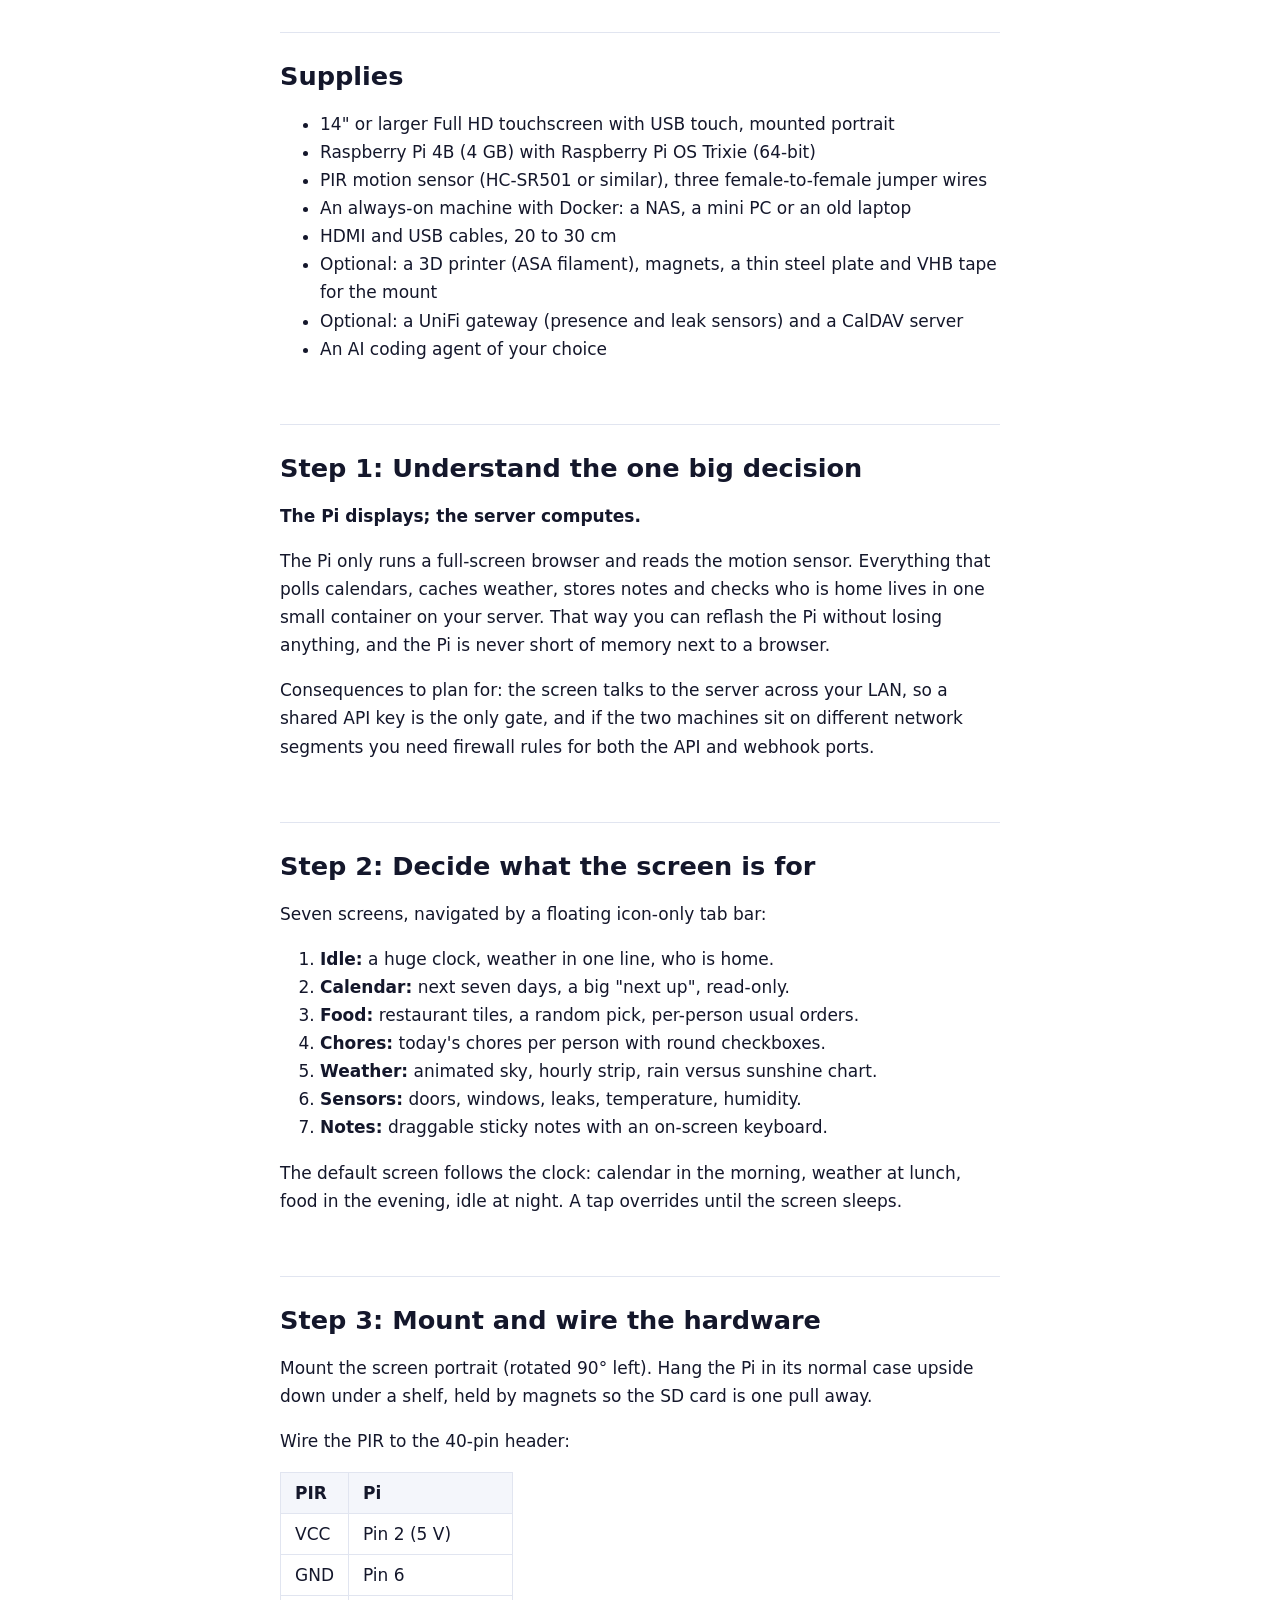
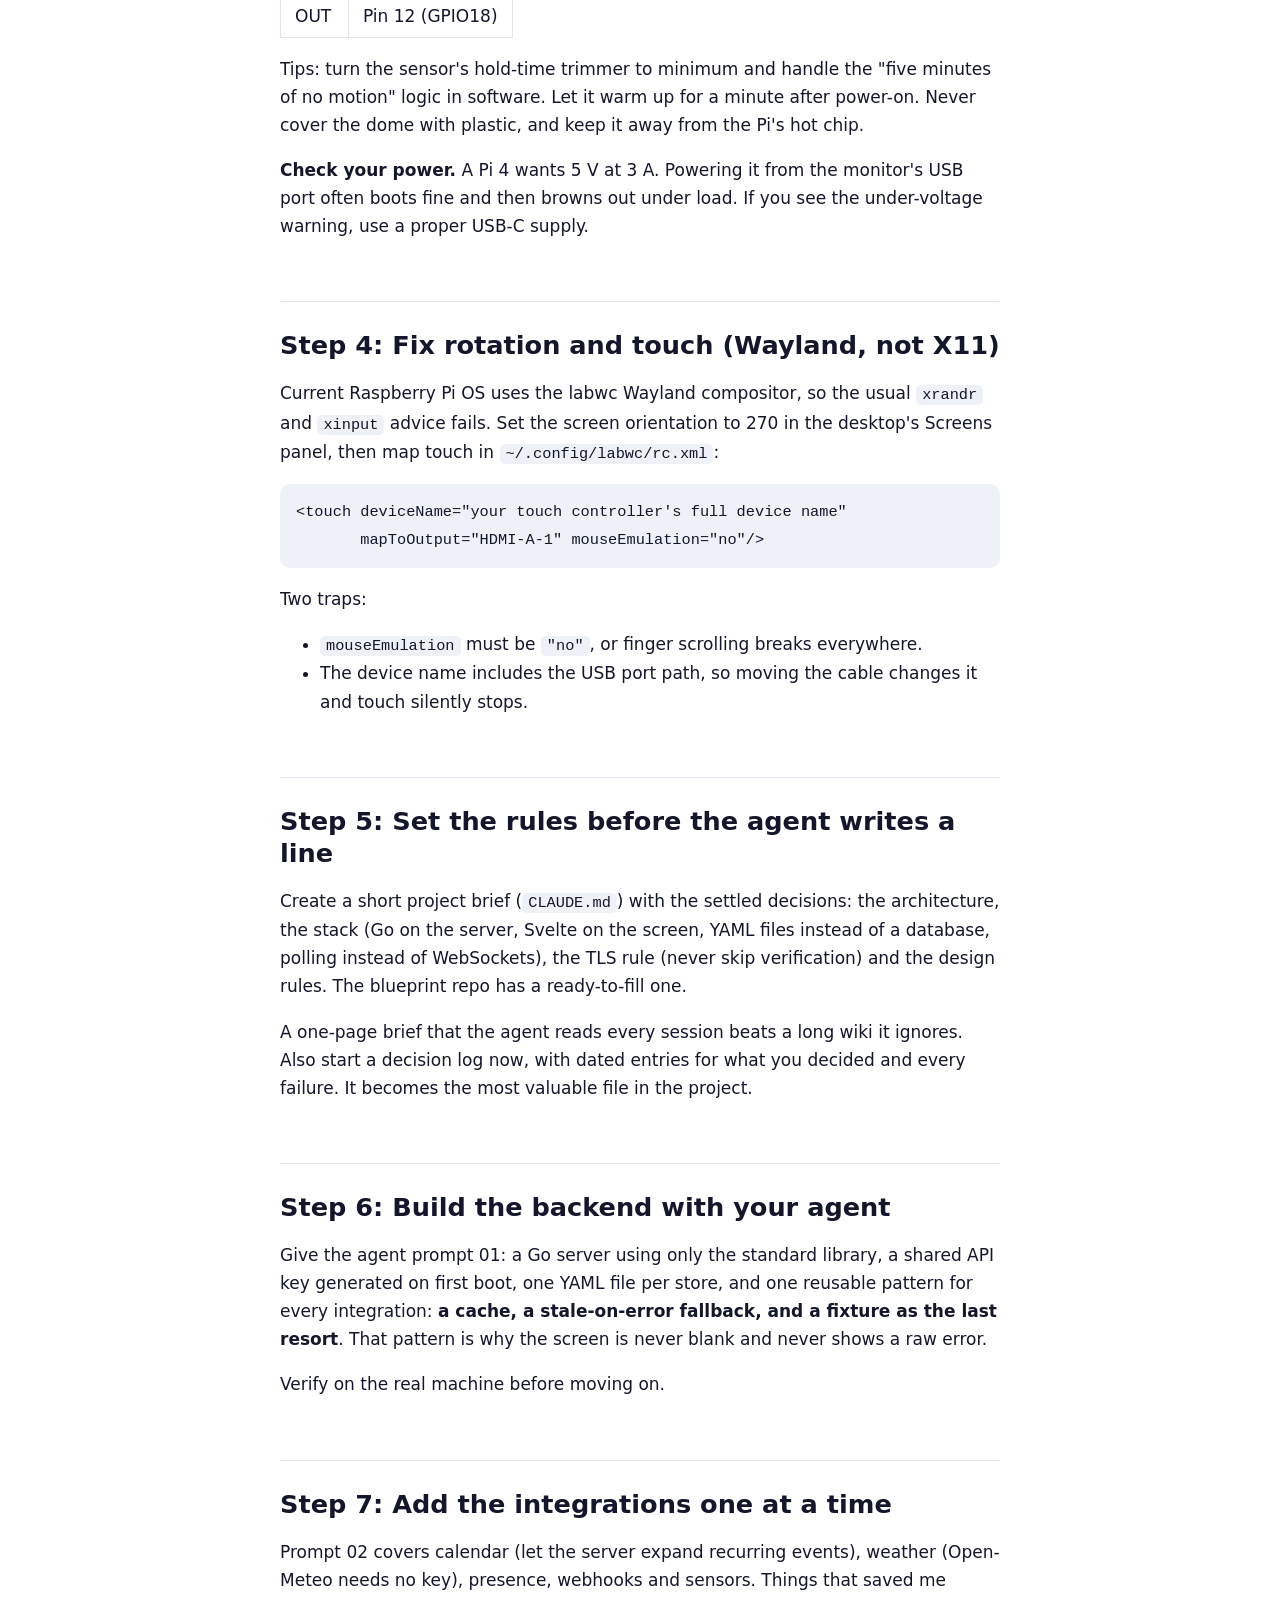
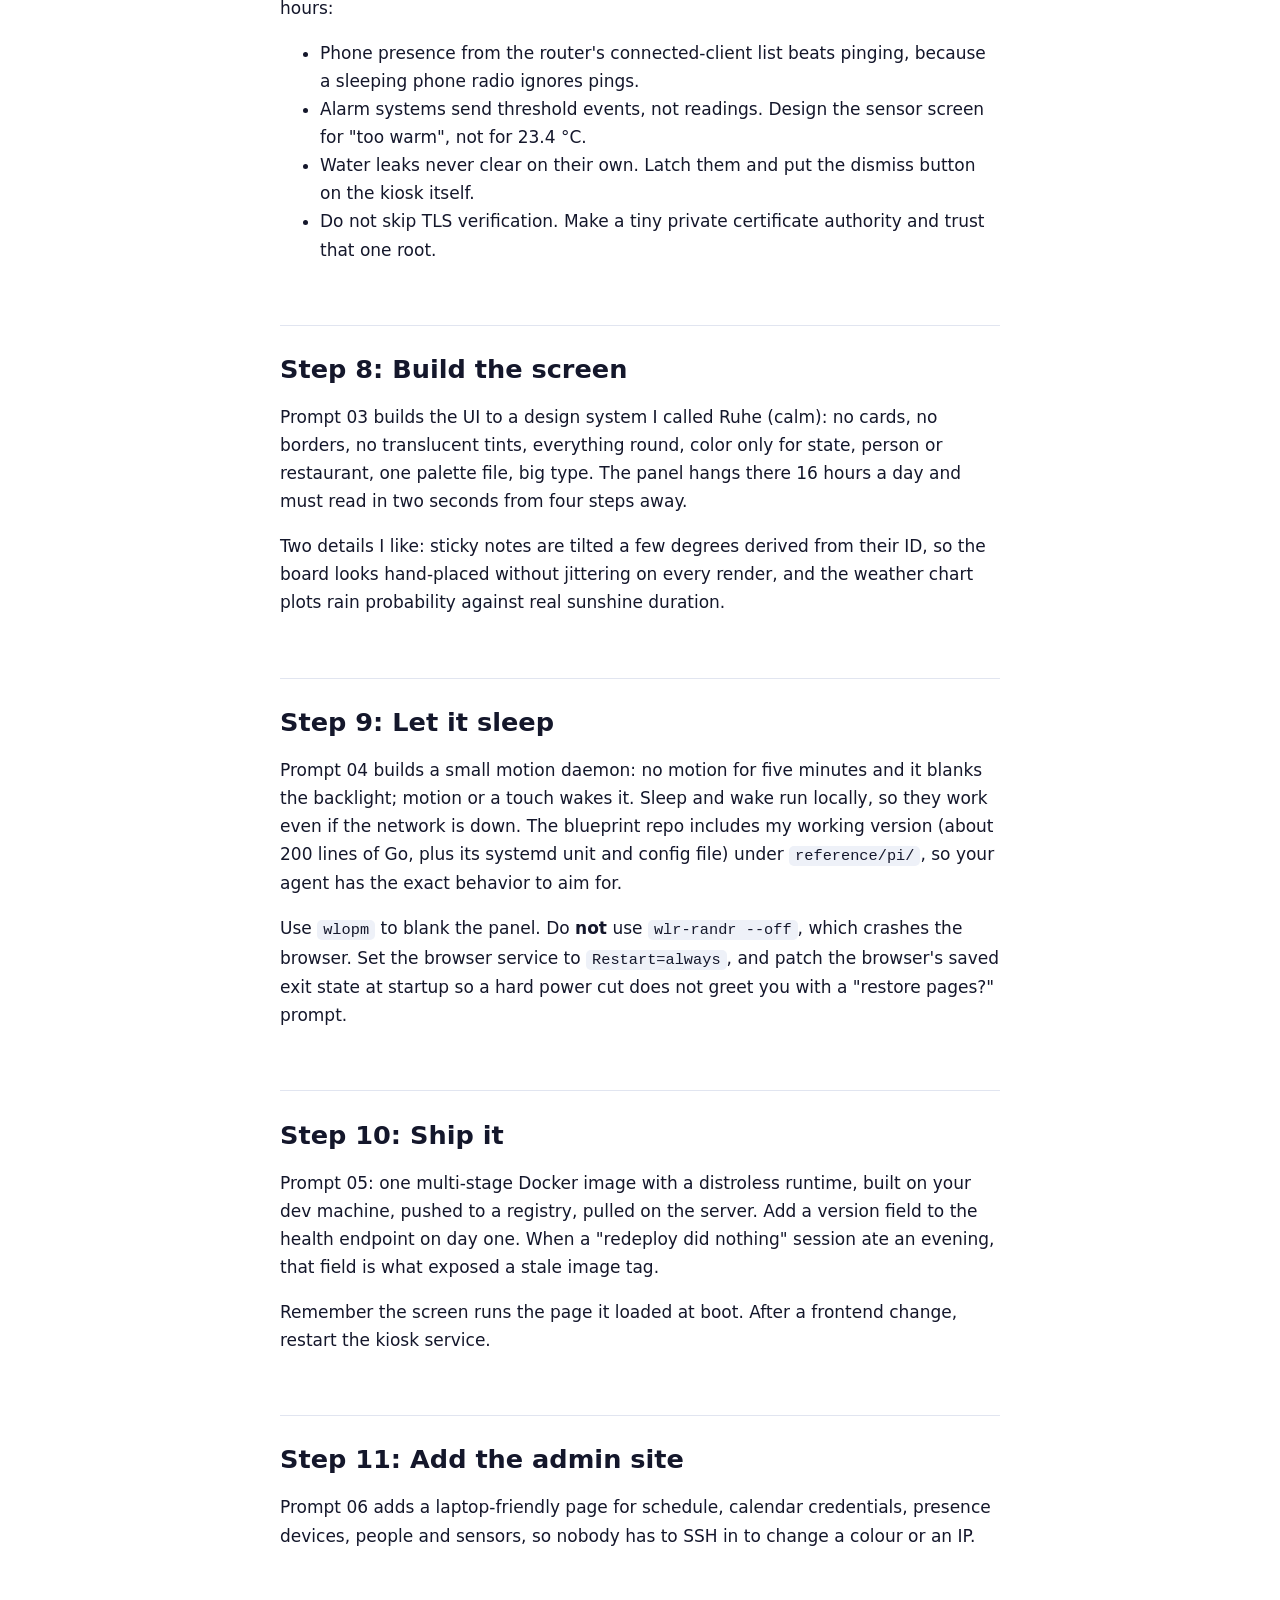
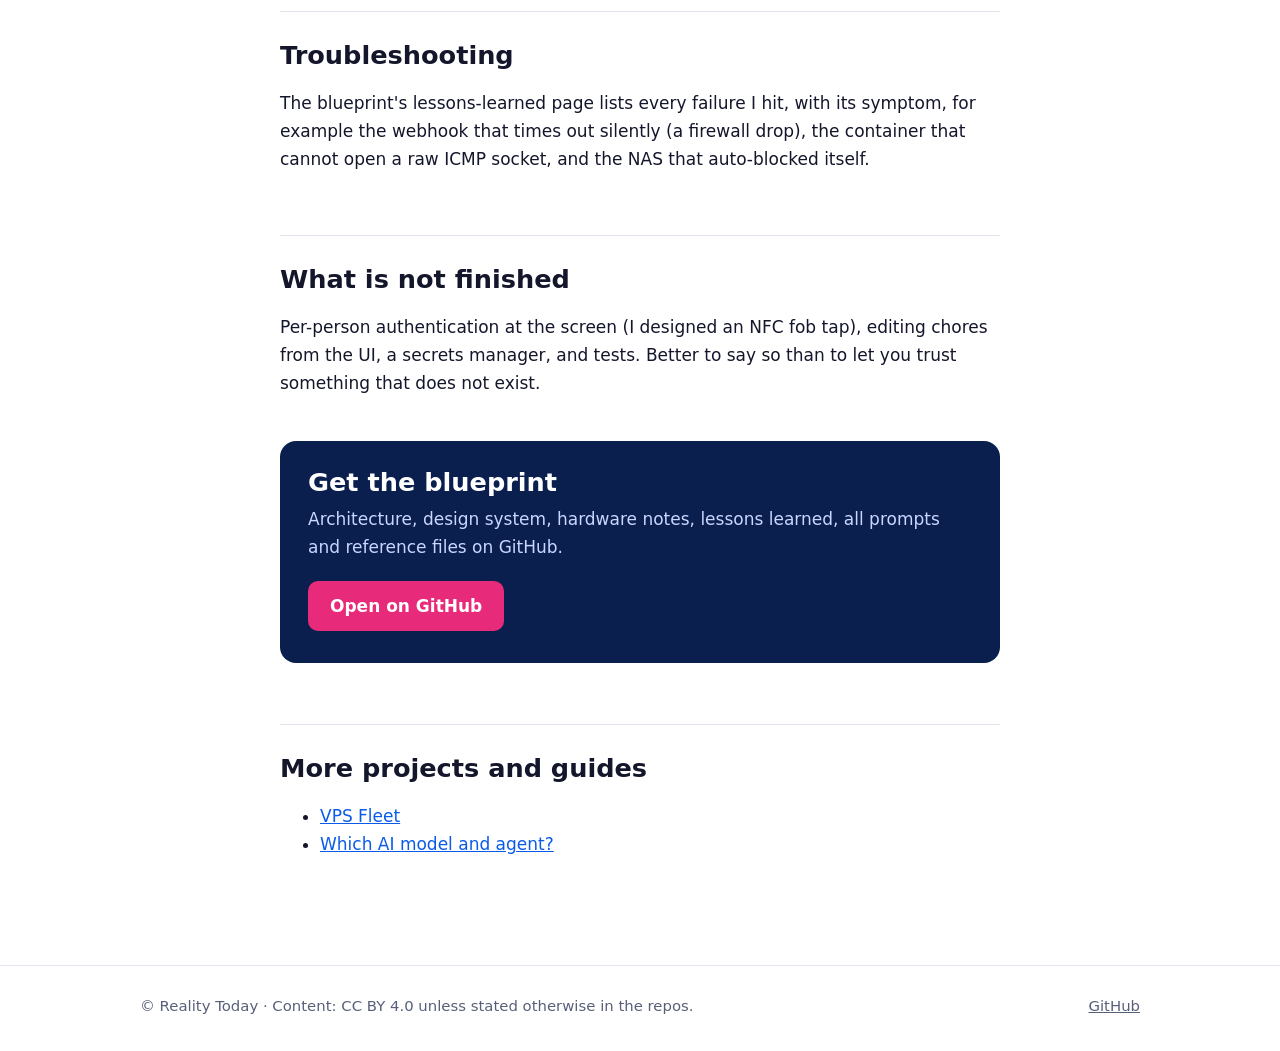
<file: webpage/projects/home-information-screen/index.html>
<!doctype html>
<html lang="en">
<head>
<meta charset="utf-8">
<meta name="viewport" content="width=device-width,initial-scale=1">
<title>A Calm Wall Dashboard for Your Family: Raspberry Pi Home Information Screen – Reality Today</title>
<meta name="description" content="Build a calm wall dashboard with a Raspberry Pi, a touchscreen and an AI coding agent. A blueprint and the prompts, no code to download.">
<meta name="color-scheme" content="light dark">
<link rel="canonical" href="https://realitytoday.github.io/projects/home-information-screen/">
<link rel="alternate" hreflang="en" href="https://realitytoday.github.io/projects/home-information-screen/">
<link rel="alternate" hreflang="de" href="https://realitytoday.github.io/de/projekte/home-information-screen/">
<link rel="alternate" hreflang="x-default" href="https://realitytoday.github.io/projects/home-information-screen/">
<meta property="og:type" content="article">
<meta property="og:site_name" content="Reality Today">
<meta property="og:locale" content="en_US">
<meta property="og:locale:alternate" content="de_DE">
<meta property="og:url" content="https://realitytoday.github.io/projects/home-information-screen/">
<meta property="og:title" content="A Calm Wall Dashboard for Your Family: Raspberry Pi Home Information Screen – Reality Today">
<meta property="og:description" content="Build a calm wall dashboard with a Raspberry Pi, a touchscreen and an AI coding agent. A blueprint and the prompts, no code to download.">
<meta property="og:image" content="https://realitytoday.github.io/assets/img/social-preview.jpg">
<meta property="og:image:alt" content="Reality Today – projects, ideas and blueprints built with AI">
<meta name="twitter:card" content="summary_large_image">
<script type="application/ld+json">{"@context": "https://schema.org", "@graph": [{"@type": "TechArticle", "headline": "A Calm Wall Dashboard for Your Family: Raspberry Pi Home Information Screen", "description": "Build a calm wall dashboard with a Raspberry Pi, a touchscreen and an AI coding agent. A blueprint and the prompts, no code to download.", "inLanguage": "en", "url": "https://realitytoday.github.io/projects/home-information-screen/", "image": "https://realitytoday.github.io/assets/img/social-preview.jpg", "author": {"@type": "Organization", "name": "Reality Today", "url": "https://realitytoday.github.io/"}}, {"@type": "BreadcrumbList", "itemListElement": [{"@type": "ListItem", "position": 1, "name": "Reality Today", "item": "https://realitytoday.github.io/"}, {"@type": "ListItem", "position": 2, "name": "Projects", "item": "https://realitytoday.github.io/#projects"}, {"@type": "ListItem", "position": 3, "name": "A Calm Wall Dashboard for Your Family: Raspberry Pi Home Information Screen", "item": "https://realitytoday.github.io/projects/home-information-screen/"}]}]}</script>
<link rel="icon" type="image/png" href="../../assets/favicon.png">
<link rel="apple-touch-icon" href="../../assets/apple-touch-icon.png">
<link rel="stylesheet" href="../../assets/style.css">
</head>
<body>
<header class="site"><div class="wrap">
<a class="brand" href="../../index.html"><img src="../../assets/img/logo.png" alt="" width="40" height="40"><span>Reality Today</span></a>
<nav class="site" aria-label="Main">
<a href="../../index.html#projects">Projects</a>
<a class="hide-s" href="../../index.html#approach">Approach</a>
<a class="hide-s" href="https://github.com/realitytoday">GitHub</a>
<a class="lang" href="../../de/projekte/home-information-screen/index.html" hreflang="de" lang="de" aria-label="Language">DE</a>
</nav></div></header>
<main>
<div class="wrap narrow"><article>
<p><a href="../../index.html#projects">← All projects</a> · <a href="../../de/projekte/home-information-screen/index.html" hreflang="de">Deutsche Version dieser Anleitung</a></p>
<h1>A Calm Wall Dashboard for Your Family: Raspberry Pi Home Information Screen</h1>
<p class="sub">Build it with an AI coding agent. No code to download, just a blueprint and the prompts.</p>
<p class="callout"><a href="../../guides/choosing-an-llm/index.html">Not every model can do the same. Read which AI model and agent to use before you start.</a></p><div class="shots" role="group" aria-label="Screenshots"><img src="../../assets/img/screen-idle.webp" alt="" loading="lazy" width="270" height="480"><img src="../../assets/img/screen-calendar.webp" alt="" loading="lazy" width="270" height="480"><img src="../../assets/img/screen-order-dialog.webp" alt="" loading="lazy" width="270" height="480"><img src="../../assets/img/screen-weather.webp" alt="" loading="lazy" width="270" height="480"><img src="../../assets/img/screen-tasks.webp" alt="" loading="lazy" width="270" height="480"><img src="../../assets/img/screen-orders.webp" alt="" loading="lazy" width="270" height="480"><img src="../../assets/img/screen-sensors.webp" alt="" loading="lazy" width="270" height="480"><img src="../../assets/img/screen-notes.webp" alt="" loading="lazy" width="270" height="480"></div><p class="sub" style="font-size:.9rem">Screens of the finished dashboard. All names, appointments and notes are invented demo data; the UI is German because the household is.</p>
<h2>Intro</h2>
<p>Our family's plans lived in five apps and nobody opened any of them at the right
moment. So I hung a screen in the hallway. It shows the shared calendar, the
weather, who is home, whose turn it is to do the dishes, whether anything is
leaking in the basement, and a board of sticky notes ("back around 7"). It wakes
when someone walks past and goes dark when nobody is around.</p>
<p>I built it in about three weeks with AI coding agents. This Instructable does not
hand you my code. Your calendar server, router and household are different from
mine, so it hands you what transfers better: the architecture, the design rules,
the wiring, the mistakes I made, and the prompts I used to build each piece.</p>
<p><strong>Time:</strong> a few evenings of hardware, plus agent sessions for the software.
<strong>Skill level:</strong> comfortable with a terminal and Docker. The agent writes the code.
<strong>Cost:</strong> roughly the price of a Pi 4, a touchscreen and a PIR sensor, plus a
server you probably already own.</p>
<h2>Supplies</h2>
<ul>
<li>14" or larger Full HD touchscreen with USB touch, mounted portrait</li>
<li>Raspberry Pi 4B (4 GB) with Raspberry Pi OS Trixie (64-bit)</li>
<li>PIR motion sensor (HC-SR501 or similar), three female-to-female jumper wires</li>
<li>An always-on machine with Docker: a NAS, a mini PC or an old laptop</li>
<li>HDMI and USB cables, 20 to 30 cm</li>
<li>Optional: a 3D printer (ASA filament), magnets, a thin steel plate and VHB tape
  for the mount</li>
<li>Optional: a UniFi gateway (presence and leak sensors) and a CalDAV server</li>
<li>An AI coding agent of your choice</li>
</ul>
<h2>Step 1: Understand the one big decision</h2>
<p><strong>The Pi displays; the server computes.</strong></p>
<p>The Pi only runs a full-screen browser and reads the motion sensor. Everything
that polls calendars, caches weather, stores notes and checks who is home lives in
one small container on your server. That way you can reflash the Pi without losing
anything, and the Pi is never short of memory next to a browser.</p>
<p>Consequences to plan for: the screen talks to the server across your LAN, so a
shared API key is the only gate, and if the two machines sit on different network
segments you need firewall rules for both the API and webhook ports.</p>
<h2>Step 2: Decide what the screen is for</h2>
<p>Seven screens, navigated by a floating icon-only tab bar:</p>
<ol>
<li><strong>Idle:</strong> a huge clock, weather in one line, who is home.</li>
<li><strong>Calendar:</strong> next seven days, a big "next up", read-only.</li>
<li><strong>Food:</strong> restaurant tiles, a random pick, per-person usual orders.</li>
<li><strong>Chores:</strong> today's chores per person with round checkboxes.</li>
<li><strong>Weather:</strong> animated sky, hourly strip, rain versus sunshine chart.</li>
<li><strong>Sensors:</strong> doors, windows, leaks, temperature, humidity.</li>
<li><strong>Notes:</strong> draggable sticky notes with an on-screen keyboard.</li>
</ol>
<p>The default screen follows the clock: calendar in the morning, weather at lunch,
food in the evening, idle at night. A tap overrides until the screen sleeps.</p>
<h2>Step 3: Mount and wire the hardware</h2>
<p>Mount the screen portrait (rotated 90° left). Hang the Pi in its normal case upside
down under a shelf, held by magnets so the SD card is one pull away.</p>
<p>Wire the PIR to the 40-pin header:</p>
<table>
<thead>
<tr>
<th>PIR</th>
<th>Pi</th>
</tr>
</thead>
<tbody>
<tr>
<td>VCC</td>
<td>Pin 2 (5 V)</td>
</tr>
<tr>
<td>GND</td>
<td>Pin 6</td>
</tr>
<tr>
<td>OUT</td>
<td>Pin 12 (GPIO18)</td>
</tr>
</tbody>
</table>
<p>Tips: turn the sensor's hold-time trimmer to minimum and handle the "five minutes
of no motion" logic in software. Let it warm up for a minute after power-on. Never
cover the dome with plastic, and keep it away from the Pi's hot chip.</p>
<p><strong>Check your power.</strong> A Pi 4 wants 5 V at 3 A. Powering it from the monitor's USB
port often boots fine and then browns out under load. If you see the under-voltage
warning, use a proper USB-C supply.</p>
<h2>Step 4: Fix rotation and touch (Wayland, not X11)</h2>
<p>Current Raspberry Pi OS uses the labwc Wayland compositor, so the usual <code>xrandr</code>
and <code>xinput</code> advice fails. Set the screen orientation to 270 in the desktop's
Screens panel, then map touch in <code>~/.config/labwc/rc.xml</code>:</p>
<pre><code class="language-xml">&lt;touch deviceName=&quot;your touch controller's full device name&quot;
       mapToOutput=&quot;HDMI-A-1&quot; mouseEmulation=&quot;no&quot;/&gt;
</code></pre>
<p>Two traps:</p>
<ul>
<li><code>mouseEmulation</code> must be <code>"no"</code>, or finger scrolling breaks everywhere.</li>
<li>The device name includes the USB port path, so moving the cable changes it and
  touch silently stops.</li>
</ul>
<h2>Step 5: Set the rules before the agent writes a line</h2>
<p>Create a short project brief (<code>CLAUDE.md</code>) with the settled decisions: the
architecture, the stack (Go on the server, Svelte on the screen, YAML files
instead of a database, polling instead of WebSockets), the TLS rule (never skip
verification) and the design rules. The blueprint repo has a ready-to-fill one.</p>
<p>A one-page brief that the agent reads every session beats a long wiki it ignores.
Also start a decision log now, with dated entries for what you decided and every
failure. It becomes the most valuable file in the project.</p>
<h2>Step 6: Build the backend with your agent</h2>
<p>Give the agent prompt 01: a Go server using only the standard library, a shared
API key generated on first boot, one YAML file per store, and one reusable pattern
for every integration: <strong>a cache, a stale-on-error fallback, and a fixture as the
last resort</strong>. That pattern is why the screen is never blank and never shows a raw
error.</p>
<p>Verify on the real machine before moving on.</p>
<h2>Step 7: Add the integrations one at a time</h2>
<p>Prompt 02 covers calendar (let the server expand recurring events), weather
(Open-Meteo needs no key), presence, webhooks and sensors. Things that saved me
hours:</p>
<ul>
<li>Phone presence from the router's connected-client list beats pinging, because a
  sleeping phone radio ignores pings.</li>
<li>Alarm systems send threshold events, not readings. Design the sensor screen for
  "too warm", not for 23.4 °C.</li>
<li>Water leaks never clear on their own. Latch them and put the dismiss button on
  the kiosk itself.</li>
<li>Do not skip TLS verification. Make a tiny private certificate authority and
  trust that one root.</li>
</ul>
<h2>Step 8: Build the screen</h2>
<p>Prompt 03 builds the UI to a design system I called Ruhe (calm): no cards, no
borders, no translucent tints, everything round, color only for state, person or
restaurant, one palette file, big type. The panel hangs there 16 hours a day and
must read in two seconds from four steps away.</p>
<p>Two details I like: sticky notes are tilted a few degrees derived from their ID,
so the board looks hand-placed without jittering on every render, and the weather
chart plots rain probability against real sunshine duration.</p>
<h2>Step 9: Let it sleep</h2>
<p>Prompt 04 builds a small motion daemon: no motion for five minutes and it blanks
the backlight; motion or a touch wakes it. Sleep and wake run locally, so they
work even if the network is down. The blueprint repo includes my working version
(about 200 lines of Go, plus its systemd unit and config file) under
<code>reference/pi/</code>, so your agent has the exact behavior to aim for.</p>
<p>Use <code>wlopm</code> to blank the panel. Do <strong>not</strong> use <code>wlr-randr --off</code>, which crashes the
browser. Set the browser service to <code>Restart=always</code>, and patch the browser's
saved exit state at startup so a hard power cut does not greet you with a
"restore pages?" prompt.</p>
<h2>Step 10: Ship it</h2>
<p>Prompt 05: one multi-stage Docker image with a distroless runtime, built on your
dev machine, pushed to a registry, pulled on the server. Add a version field to the
health endpoint on day one. When a "redeploy did nothing" session ate an evening,
that field is what exposed a stale image tag.</p>
<p>Remember the screen runs the page it loaded at boot. After a frontend change,
restart the kiosk service.</p>
<h2>Step 11: Add the admin site</h2>
<p>Prompt 06 adds a laptop-friendly page for schedule, calendar credentials, presence
devices, people and sensors, so nobody has to SSH in to change a colour or an IP.</p>
<h2>Troubleshooting</h2>
<p>The blueprint's lessons-learned page lists every failure I hit, with its symptom,
for example the webhook that times out silently (a firewall drop), the container
that cannot open a raw ICMP socket, and the NAS that auto-blocked itself.</p>
<h2>What is not finished</h2>
<p>Per-person authentication at the screen (I designed an NFC fob tap), editing
chores from the UI, a secrets manager, and tests. Better to say so than to let you
trust something that does not exist.</p>
<div class="cta"><h2>Get the blueprint</h2><p>Architecture, design system, hardware notes, lessons learned, all prompts and reference files on GitHub.</p><a class="btn" href="https://github.com/realitytoday/home-information-screen-blueprint">Open on GitHub</a></div>
<section class="related"><h2>More projects and guides</h2><ul><li><a href="../../projects/vps-fleet/index.html">VPS Fleet</a></li><li><a href="../../guides/choosing-an-llm/index.html">Which AI model and agent?</a></li></ul></section>
</article></div>
</main>
<footer class="site"><div class="wrap">
<span>© Reality Today · Content: CC BY 4.0 unless stated otherwise in the repos.</span>
<span><a href="https://github.com/realitytoday">GitHub</a></span>
</div></footer>
</body></html>
</file>
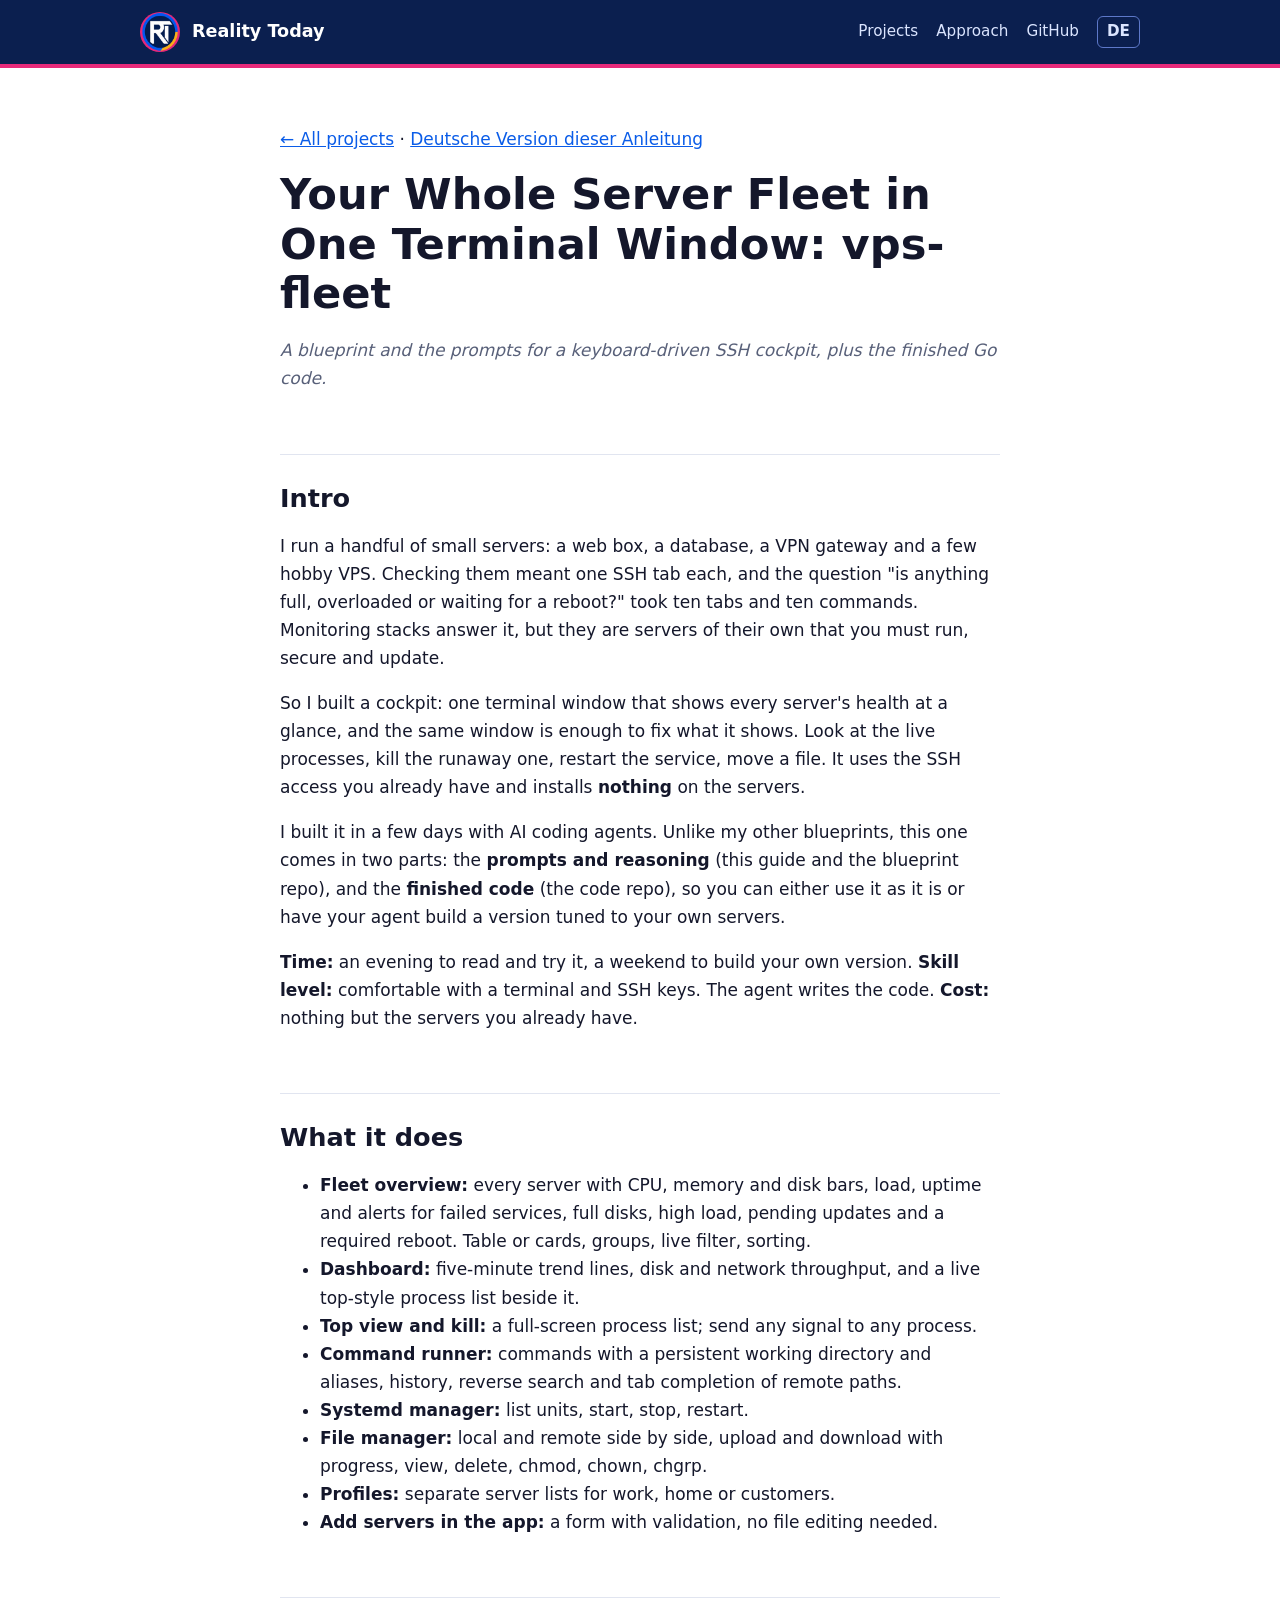
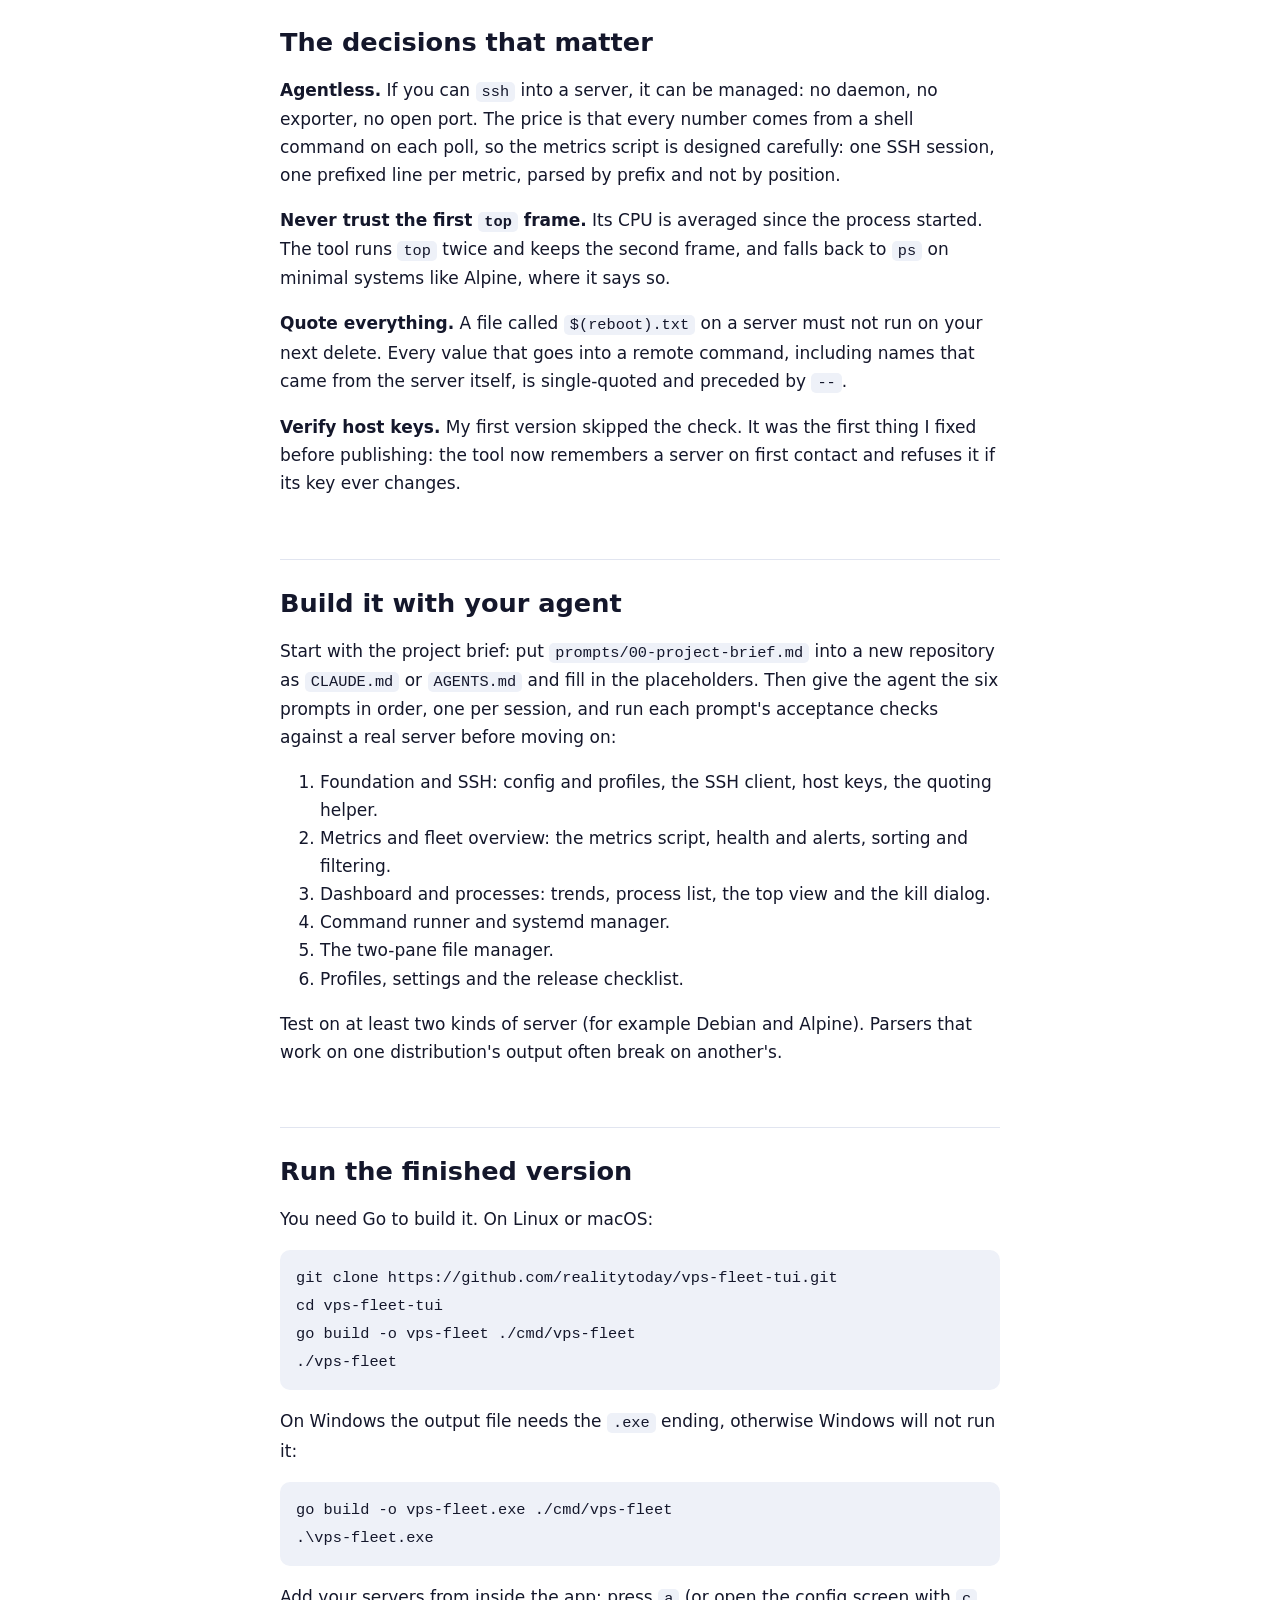
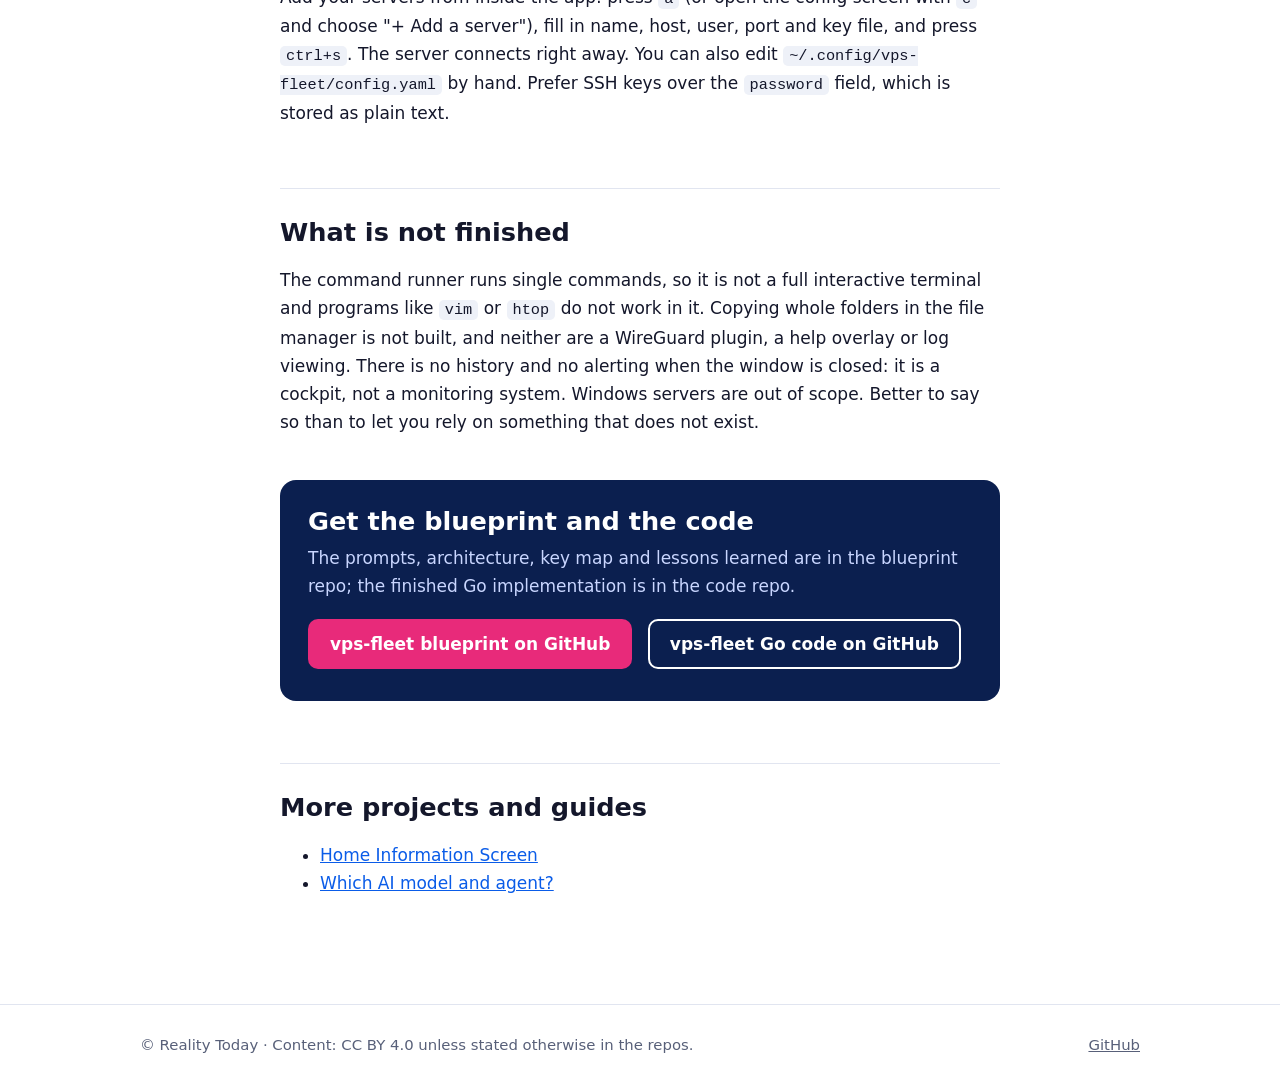
<file: webpage/projects/vps-fleet/index.html>
<!doctype html>
<html lang="en">
<head>
<meta charset="utf-8">
<meta name="viewport" content="width=device-width,initial-scale=1">
<title>vps-fleet: Manage a Server Fleet from One Terminal | Reality Today</title>
<meta name="description" content="A keyboard-driven terminal cockpit for a fleet of Linux servers over plain SSH. Build it with an AI agent from the prompts, or use the finished Go code.">
<meta name="color-scheme" content="light dark">
<link rel="canonical" href="https://realitytoday.github.io/projects/vps-fleet/">
<link rel="alternate" hreflang="en" href="https://realitytoday.github.io/projects/vps-fleet/">
<link rel="alternate" hreflang="de" href="https://realitytoday.github.io/de/projekte/vps-fleet/">
<link rel="alternate" hreflang="x-default" href="https://realitytoday.github.io/projects/vps-fleet/">
<meta property="og:type" content="article">
<meta property="og:site_name" content="Reality Today">
<meta property="og:locale" content="en_US">
<meta property="og:locale:alternate" content="de_DE">
<meta property="og:url" content="https://realitytoday.github.io/projects/vps-fleet/">
<meta property="og:title" content="vps-fleet: Manage a Server Fleet from One Terminal | Reality Today">
<meta property="og:description" content="A keyboard-driven terminal cockpit for a fleet of Linux servers over plain SSH. Build it with an AI agent from the prompts, or use the finished Go code.">
<meta property="og:image" content="https://realitytoday.github.io/assets/img/social-preview.jpg">
<meta property="og:image:alt" content="Reality Today – projects, ideas and blueprints built with AI">
<meta name="twitter:card" content="summary_large_image">
<script type="application/ld+json">{"@context": "https://schema.org", "@graph": [{"@type": "SoftwareSourceCode", "name": "vps-fleet", "programmingLanguage": "Go", "codeRepository": "https://github.com/realitytoday/vps-fleet-tui", "description": "A keyboard-driven terminal cockpit for a fleet of Linux servers over plain SSH. Build it with an AI agent from the prompts, or use the finished Go code.", "inLanguage": "en", "url": "https://realitytoday.github.io/projects/vps-fleet/", "image": "https://realitytoday.github.io/assets/img/social-preview.jpg", "author": {"@type": "Organization", "name": "Reality Today", "url": "https://realitytoday.github.io/"}}, {"@type": "BreadcrumbList", "itemListElement": [{"@type": "ListItem", "position": 1, "name": "Reality Today", "item": "https://realitytoday.github.io/"}, {"@type": "ListItem", "position": 2, "name": "Projects", "item": "https://realitytoday.github.io/#projects"}, {"@type": "ListItem", "position": 3, "name": "Your Whole Server Fleet in One Terminal Window: vps-fleet", "item": "https://realitytoday.github.io/projects/vps-fleet/"}]}]}</script>
<link rel="icon" type="image/png" href="../../assets/favicon.png">
<link rel="apple-touch-icon" href="../../assets/apple-touch-icon.png">
<link rel="stylesheet" href="../../assets/style.css">
</head>
<body>
<header class="site"><div class="wrap">
<a class="brand" href="../../index.html"><img src="../../assets/img/logo.png" alt="" width="40" height="40"><span>Reality Today</span></a>
<nav class="site" aria-label="Main">
<a href="../../index.html#projects">Projects</a>
<a class="hide-s" href="../../index.html#approach">Approach</a>
<a class="hide-s" href="https://github.com/realitytoday">GitHub</a>
<a class="lang" href="../../de/projekte/vps-fleet/index.html" hreflang="de" lang="de" aria-label="Language">DE</a>
</nav></div></header>
<main>
<div class="wrap narrow"><article>
<p><a href="../../index.html#projects">← All projects</a> · <a href="../../de/projekte/vps-fleet/index.html" hreflang="de">Deutsche Version dieser Anleitung</a></p>
<h1>Your Whole Server Fleet in One Terminal Window: vps-fleet</h1>
<p class="sub">A blueprint and the prompts for a keyboard-driven SSH cockpit, plus the finished Go code.</p>

<h2>Intro</h2>
<p>I run a handful of small servers: a web box, a database, a VPN gateway and a few
hobby VPS. Checking them meant one SSH tab each, and the question "is anything full,
overloaded or waiting for a reboot?" took ten tabs and ten commands. Monitoring stacks
answer it, but they are servers of their own that you must run, secure and update.</p>
<p>So I built a cockpit: one terminal window that shows every server's health at a glance,
and the same window is enough to fix what it shows. Look at the live processes, kill the
runaway one, restart the service, move a file. It uses the SSH access you already have and
installs <strong>nothing</strong> on the servers.</p>
<p>I built it in a few days with AI coding agents. Unlike my other blueprints, this one comes
in two parts: the <strong>prompts and reasoning</strong> (this guide and the blueprint repo), and the
<strong>finished code</strong> (the code repo), so you can either use it as it is or have your agent build
a version tuned to your own servers.</p>
<p><strong>Time:</strong> an evening to read and try it, a weekend to build your own version.
<strong>Skill level:</strong> comfortable with a terminal and SSH keys. The agent writes the code.
<strong>Cost:</strong> nothing but the servers you already have.</p>
<h2>What it does</h2>
<ul>
<li><strong>Fleet overview:</strong> every server with CPU, memory and disk bars, load, uptime and alerts for
  failed services, full disks, high load, pending updates and a required reboot. Table or cards,
  groups, live filter, sorting.</li>
<li><strong>Dashboard:</strong> five-minute trend lines, disk and network throughput, and a live top-style
  process list beside it.</li>
<li><strong>Top view and kill:</strong> a full-screen process list; send any signal to any process.</li>
<li><strong>Command runner:</strong> commands with a persistent working directory and aliases, history,
  reverse search and tab completion of remote paths.</li>
<li><strong>Systemd manager:</strong> list units, start, stop, restart.</li>
<li><strong>File manager:</strong> local and remote side by side, upload and download with progress, view,
  delete, chmod, chown, chgrp.</li>
<li><strong>Profiles:</strong> separate server lists for work, home or customers.</li>
<li><strong>Add servers in the app:</strong> a form with validation, no file editing needed.</li>
</ul>
<h2>The decisions that matter</h2>
<p><strong>Agentless.</strong> If you can <code>ssh</code> into a server, it can be managed: no daemon, no exporter, no
open port. The price is that every number comes from a shell command on each poll, so the
metrics script is designed carefully: one SSH session, one prefixed line per metric, parsed by
prefix and not by position.</p>
<p><strong>Never trust the first <code>top</code> frame.</strong> Its CPU is averaged since the process started. The tool
runs <code>top</code> twice and keeps the second frame, and falls back to <code>ps</code> on minimal systems like
Alpine, where it says so.</p>
<p><strong>Quote everything.</strong> A file called <code>$(reboot).txt</code> on a server must not run on your next
delete. Every value that goes into a remote command, including names that came from the server
itself, is single-quoted and preceded by <code>--</code>.</p>
<p><strong>Verify host keys.</strong> My first version skipped the check. It was the first thing I fixed before
publishing: the tool now remembers a server on first contact and refuses it if its key ever changes.</p>
<h2>Build it with your agent</h2>
<p>Start with the project brief: put <code>prompts/00-project-brief.md</code> into a new repository as
<code>CLAUDE.md</code> or <code>AGENTS.md</code> and fill in the placeholders. Then give the agent the six prompts in
order, one per session, and run each prompt's acceptance checks against a real server before moving on:</p>
<ol>
<li>Foundation and SSH: config and profiles, the SSH client, host keys, the quoting helper.</li>
<li>Metrics and fleet overview: the metrics script, health and alerts, sorting and filtering.</li>
<li>Dashboard and processes: trends, process list, the top view and the kill dialog.</li>
<li>Command runner and systemd manager.</li>
<li>The two-pane file manager.</li>
<li>Profiles, settings and the release checklist.</li>
</ol>
<p>Test on at least two kinds of server (for example Debian and Alpine). Parsers that work on one
distribution's output often break on another's.</p>
<h2>Run the finished version</h2>
<p>You need Go to build it. On Linux or macOS:</p>
<pre><code class="language-sh">git clone https://github.com/realitytoday/vps-fleet-tui.git
cd vps-fleet-tui
go build -o vps-fleet ./cmd/vps-fleet
./vps-fleet
</code></pre>
<p>On Windows the output file needs the <code>.exe</code> ending, otherwise Windows will not run it:</p>
<pre><code class="language-powershell">go build -o vps-fleet.exe ./cmd/vps-fleet
.\vps-fleet.exe
</code></pre>
<p>Add your servers from inside the app: press <code>a</code> (or open the config screen with <code>c</code> and choose
"+ Add a server"), fill in name, host, user, port and key file, and press <code>ctrl+s</code>. The server connects
right away. You can also edit <code>~/.config/vps-fleet/config.yaml</code> by hand. Prefer SSH keys over the
<code>password</code> field, which is stored as plain text.</p>
<h2>What is not finished</h2>
<p>The command runner runs single commands, so it is not a full interactive terminal and programs
like <code>vim</code> or <code>htop</code> do not work in it. Copying whole folders in the file manager is not built,
and neither are a WireGuard plugin, a help overlay or log viewing. There is no history and no
alerting when the window is closed: it is a cockpit, not a monitoring system. Windows servers
are out of scope. Better to say so than to let you rely on something that does not exist.</p>
<div class="cta"><h2>Get the blueprint and the code</h2><p>The prompts, architecture, key map and lessons learned are in the blueprint repo; the finished Go implementation is in the code repo.</p><a class="btn" href="https://github.com/realitytoday/vps-fleet">vps-fleet blueprint on GitHub</a> <a class="btn alt" href="https://github.com/realitytoday/vps-fleet-tui">vps-fleet Go code on GitHub</a></div>
<section class="related"><h2>More projects and guides</h2><ul><li><a href="../../projects/home-information-screen/index.html">Home Information Screen</a></li><li><a href="../../guides/choosing-an-llm/index.html">Which AI model and agent?</a></li></ul></section>
</article></div>
</main>
<footer class="site"><div class="wrap">
<span>© Reality Today · Content: CC BY 4.0 unless stated otherwise in the repos.</span>
<span><a href="https://github.com/realitytoday">GitHub</a></span>
</div></footer>
</body></html>
</file>
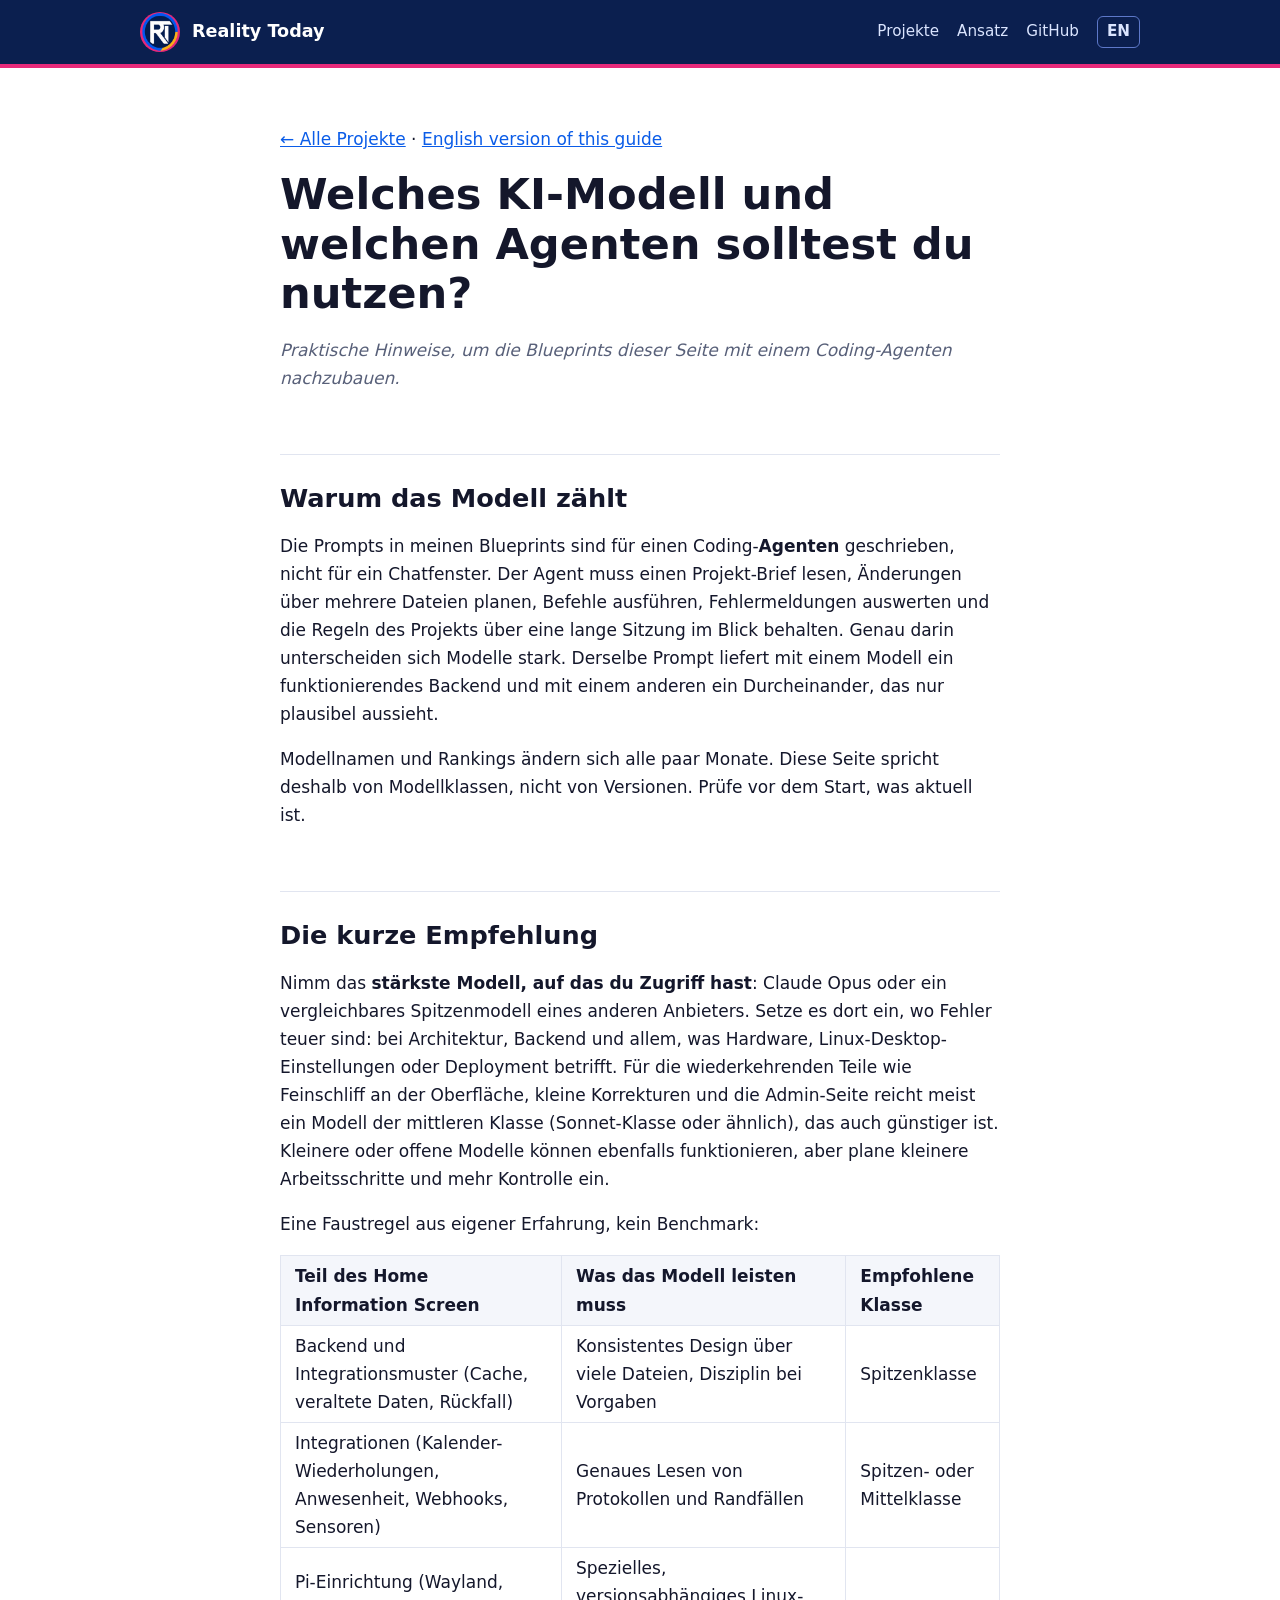
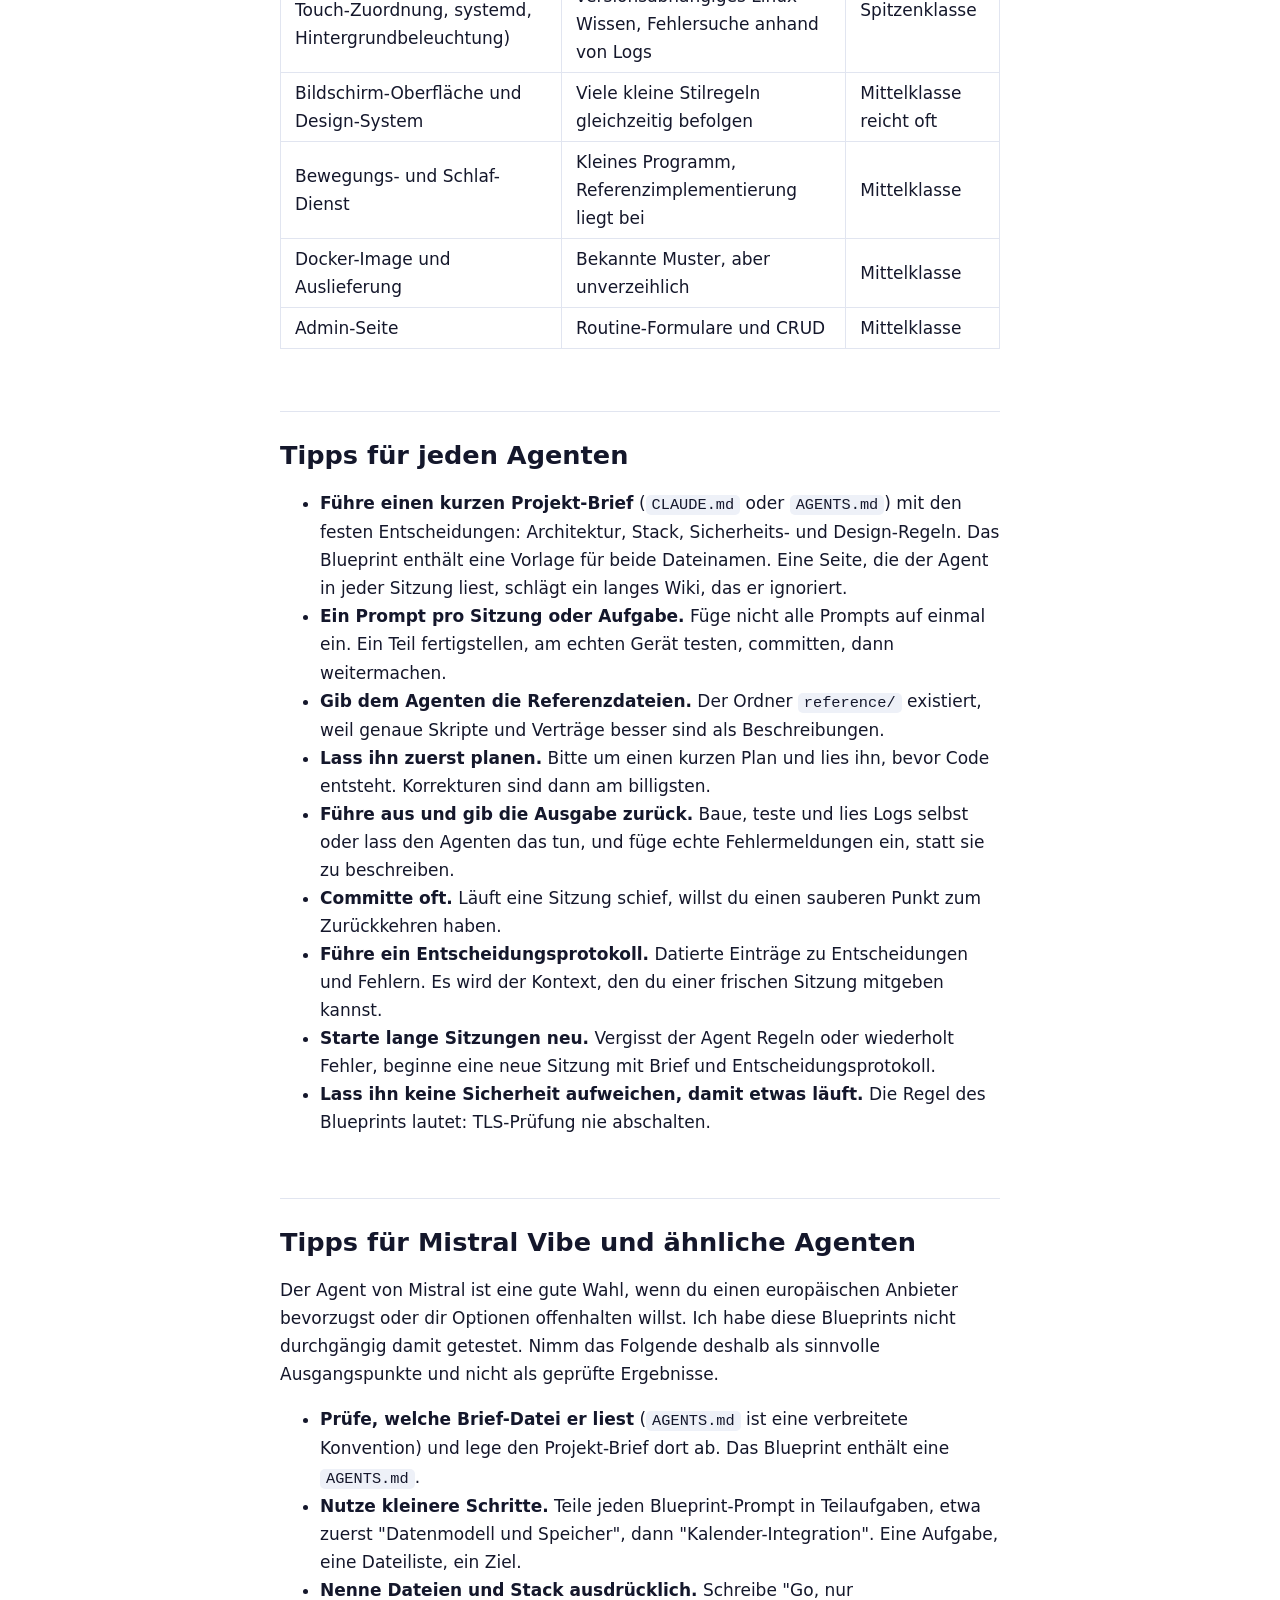
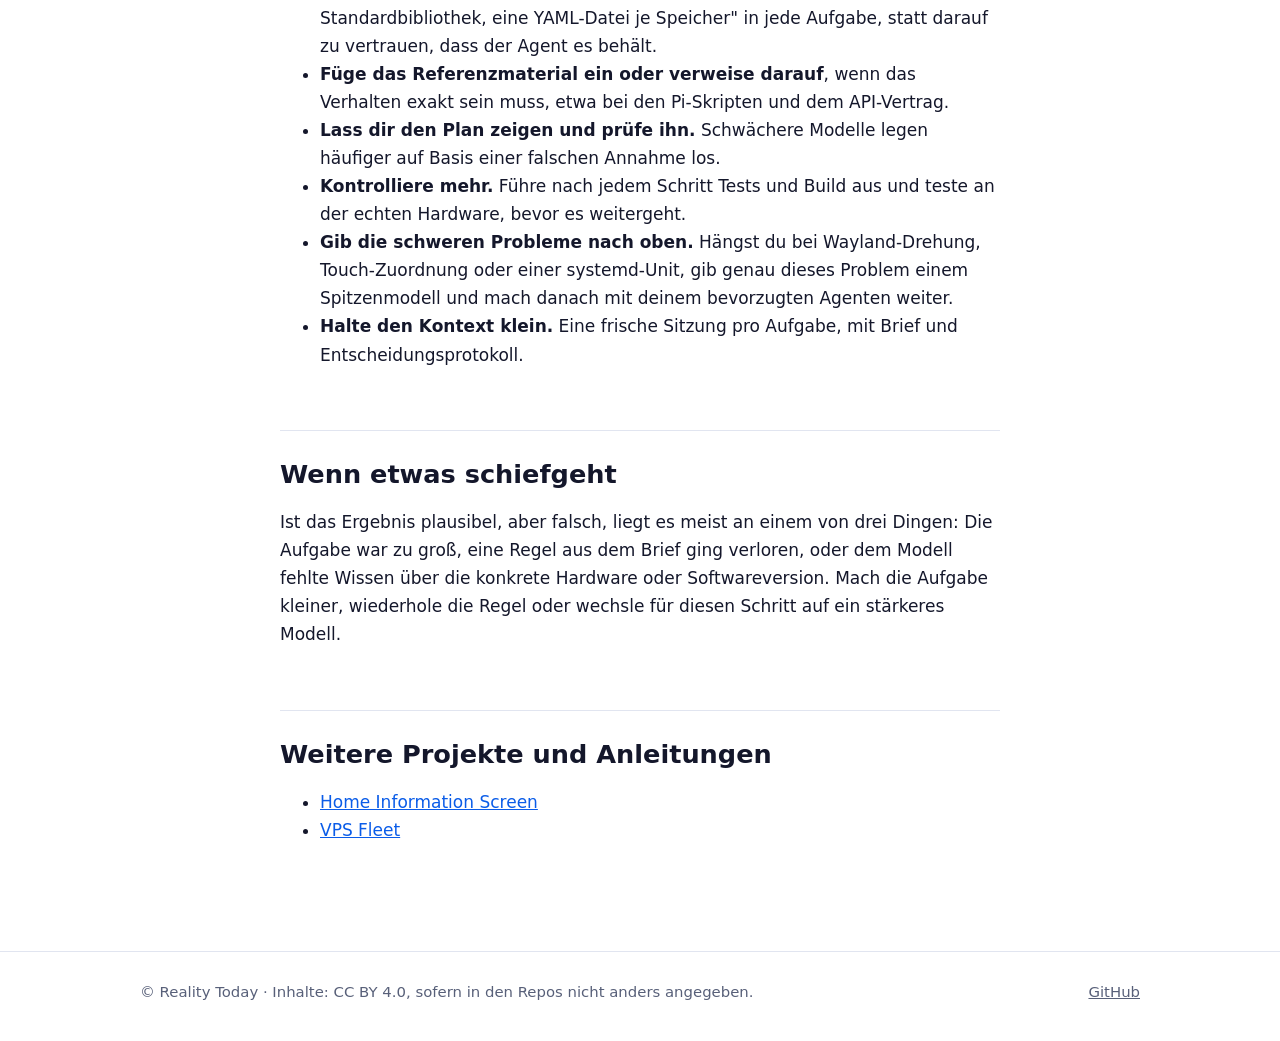
<file: webpage/de/anleitungen/llm-auswahl/index.html>
<!doctype html>
<html lang="de">
<head>
<meta charset="utf-8">
<meta name="viewport" content="width=device-width,initial-scale=1">
<title>Welches KI-Modell und welchen Agenten solltest du nutzen? – Reality Today</title>
<meta name="description" content="Modellwahl für die Blueprints: warum Opus-Klasse die besten Ergebnisse liefert, wo die Mittelklasse reicht, und Tipps für Mistral Vibe und andere Agenten.">
<meta name="color-scheme" content="light dark">
<link rel="canonical" href="https://realitytoday.github.io/de/anleitungen/llm-auswahl/">
<link rel="alternate" hreflang="en" href="https://realitytoday.github.io/guides/choosing-an-llm/">
<link rel="alternate" hreflang="de" href="https://realitytoday.github.io/de/anleitungen/llm-auswahl/">
<link rel="alternate" hreflang="x-default" href="https://realitytoday.github.io/guides/choosing-an-llm/">
<meta property="og:type" content="article">
<meta property="og:site_name" content="Reality Today">
<meta property="og:locale" content="de_DE">
<meta property="og:locale:alternate" content="en_US">
<meta property="og:url" content="https://realitytoday.github.io/de/anleitungen/llm-auswahl/">
<meta property="og:title" content="Welches KI-Modell und welchen Agenten solltest du nutzen? – Reality Today">
<meta property="og:description" content="Modellwahl für die Blueprints: warum Opus-Klasse die besten Ergebnisse liefert, wo die Mittelklasse reicht, und Tipps für Mistral Vibe und andere Agenten.">
<meta property="og:image" content="https://realitytoday.github.io/assets/img/social-preview.jpg">
<meta property="og:image:alt" content="Reality Today – Projekte, Ideen und Blueprints, gebaut mit KI">
<meta name="twitter:card" content="summary_large_image">
<script type="application/ld+json">{"@context": "https://schema.org", "@graph": [{"@type": "TechArticle", "headline": "Welches KI-Modell und welchen Agenten solltest du nutzen?", "description": "Modellwahl für die Blueprints: warum Opus-Klasse die besten Ergebnisse liefert, wo die Mittelklasse reicht, und Tipps für Mistral Vibe und andere Agenten.", "inLanguage": "de", "url": "https://realitytoday.github.io/de/anleitungen/llm-auswahl/", "image": "https://realitytoday.github.io/assets/img/social-preview.jpg", "author": {"@type": "Organization", "name": "Reality Today", "url": "https://realitytoday.github.io/"}}, {"@type": "BreadcrumbList", "itemListElement": [{"@type": "ListItem", "position": 1, "name": "Reality Today", "item": "https://realitytoday.github.io/de/"}, {"@type": "ListItem", "position": 2, "name": "Projekte", "item": "https://realitytoday.github.io/de/#projects"}, {"@type": "ListItem", "position": 3, "name": "Welches KI-Modell und welchen Agenten solltest du nutzen?", "item": "https://realitytoday.github.io/de/anleitungen/llm-auswahl/"}]}]}</script>
<link rel="icon" type="image/png" href="../../../assets/favicon.png">
<link rel="apple-touch-icon" href="../../../assets/apple-touch-icon.png">
<link rel="stylesheet" href="../../../assets/style.css">
</head>
<body>
<header class="site"><div class="wrap">
<a class="brand" href="../../../de/index.html"><img src="../../../assets/img/logo.png" alt="" width="40" height="40"><span>Reality Today</span></a>
<nav class="site" aria-label="Main">
<a href="../../../de/index.html#projects">Projekte</a>
<a class="hide-s" href="../../../de/index.html#approach">Ansatz</a>
<a class="hide-s" href="https://github.com/realitytoday">GitHub</a>
<a class="lang" href="../../../guides/choosing-an-llm/index.html" hreflang="en" lang="en" aria-label="Sprache">EN</a>
</nav></div></header>
<main>
<div class="wrap narrow"><article>
<p><a href="../../../de/index.html#projects">← Alle Projekte</a> · <a href="../../../guides/choosing-an-llm/index.html" hreflang="en">English version of this guide</a></p>
<h1>Welches KI-Modell und welchen Agenten solltest du nutzen?</h1>
<p class="sub">Praktische Hinweise, um die Blueprints dieser Seite mit einem Coding-Agenten nachzubauen.</p>

<h2>Warum das Modell zählt</h2>
<p>Die Prompts in meinen Blueprints sind für einen Coding-<strong>Agenten</strong> geschrieben, nicht für ein Chatfenster. Der Agent muss einen Projekt-Brief lesen, Änderungen über mehrere Dateien planen, Befehle ausführen, Fehlermeldungen auswerten und die Regeln des Projekts über eine lange Sitzung im Blick behalten. Genau darin unterscheiden sich Modelle stark. Derselbe Prompt liefert mit einem Modell ein funktionierendes Backend und mit einem anderen ein Durcheinander, das nur plausibel aussieht.</p>
<p>Modellnamen und Rankings ändern sich alle paar Monate. Diese Seite spricht deshalb von Modellklassen, nicht von Versionen. Prüfe vor dem Start, was aktuell ist.</p>
<h2>Die kurze Empfehlung</h2>
<p>Nimm das <strong>stärkste Modell, auf das du Zugriff hast</strong>: Claude Opus oder ein vergleichbares Spitzenmodell eines anderen Anbieters. Setze es dort ein, wo Fehler teuer sind: bei Architektur, Backend und allem, was Hardware, Linux-Desktop-Einstellungen oder Deployment betrifft. Für die wiederkehrenden Teile wie Feinschliff an der Oberfläche, kleine Korrekturen und die Admin-Seite reicht meist ein Modell der mittleren Klasse (Sonnet-Klasse oder ähnlich), das auch günstiger ist. Kleinere oder offene Modelle können ebenfalls funktionieren, aber plane kleinere Arbeitsschritte und mehr Kontrolle ein.</p>
<p>Eine Faustregel aus eigener Erfahrung, kein Benchmark:</p>
<table>
<thead>
<tr>
<th>Teil des Home Information Screen</th>
<th>Was das Modell leisten muss</th>
<th>Empfohlene Klasse</th>
</tr>
</thead>
<tbody>
<tr>
<td>Backend und Integrationsmuster (Cache, veraltete Daten, Rückfall)</td>
<td>Konsistentes Design über viele Dateien, Disziplin bei Vorgaben</td>
<td>Spitzenklasse</td>
</tr>
<tr>
<td>Integrationen (Kalender-Wiederholungen, Anwesenheit, Webhooks, Sensoren)</td>
<td>Genaues Lesen von Protokollen und Randfällen</td>
<td>Spitzen- oder Mittelklasse</td>
</tr>
<tr>
<td>Pi-Einrichtung (Wayland, Touch-Zuordnung, systemd, Hintergrundbeleuchtung)</td>
<td>Spezielles, versionsabhängiges Linux-Wissen, Fehlersuche anhand von Logs</td>
<td>Spitzenklasse</td>
</tr>
<tr>
<td>Bildschirm-Oberfläche und Design-System</td>
<td>Viele kleine Stilregeln gleichzeitig befolgen</td>
<td>Mittelklasse reicht oft</td>
</tr>
<tr>
<td>Bewegungs- und Schlaf-Dienst</td>
<td>Kleines Programm, Referenzimplementierung liegt bei</td>
<td>Mittelklasse</td>
</tr>
<tr>
<td>Docker-Image und Auslieferung</td>
<td>Bekannte Muster, aber unverzeihlich</td>
<td>Mittelklasse</td>
</tr>
<tr>
<td>Admin-Seite</td>
<td>Routine-Formulare und CRUD</td>
<td>Mittelklasse</td>
</tr>
</tbody>
</table>
<h2>Tipps für jeden Agenten</h2>
<ul>
<li><strong>Führe einen kurzen Projekt-Brief</strong> (<code>CLAUDE.md</code> oder <code>AGENTS.md</code>) mit den festen Entscheidungen: Architektur, Stack, Sicherheits- und Design-Regeln. Das Blueprint enthält eine Vorlage für beide Dateinamen. Eine Seite, die der Agent in jeder Sitzung liest, schlägt ein langes Wiki, das er ignoriert.</li>
<li><strong>Ein Prompt pro Sitzung oder Aufgabe.</strong> Füge nicht alle Prompts auf einmal ein. Ein Teil fertigstellen, am echten Gerät testen, committen, dann weitermachen.</li>
<li><strong>Gib dem Agenten die Referenzdateien.</strong> Der Ordner <code>reference/</code> existiert, weil genaue Skripte und Verträge besser sind als Beschreibungen.</li>
<li><strong>Lass ihn zuerst planen.</strong> Bitte um einen kurzen Plan und lies ihn, bevor Code entsteht. Korrekturen sind dann am billigsten.</li>
<li><strong>Führe aus und gib die Ausgabe zurück.</strong> Baue, teste und lies Logs selbst oder lass den Agenten das tun, und füge echte Fehlermeldungen ein, statt sie zu beschreiben.</li>
<li><strong>Committe oft.</strong> Läuft eine Sitzung schief, willst du einen sauberen Punkt zum Zurückkehren haben.</li>
<li><strong>Führe ein Entscheidungsprotokoll.</strong> Datierte Einträge zu Entscheidungen und Fehlern. Es wird der Kontext, den du einer frischen Sitzung mitgeben kannst.</li>
<li><strong>Starte lange Sitzungen neu.</strong> Vergisst der Agent Regeln oder wiederholt Fehler, beginne eine neue Sitzung mit Brief und Entscheidungsprotokoll.</li>
<li><strong>Lass ihn keine Sicherheit aufweichen, damit etwas läuft.</strong> Die Regel des Blueprints lautet: TLS-Prüfung nie abschalten.</li>
</ul>
<h2>Tipps für Mistral Vibe und ähnliche Agenten</h2>
<p>Der Agent von Mistral ist eine gute Wahl, wenn du einen europäischen Anbieter bevorzugst oder dir Optionen offenhalten willst. Ich habe diese Blueprints nicht durchgängig damit getestet. Nimm das Folgende deshalb als sinnvolle Ausgangspunkte und nicht als geprüfte Ergebnisse.</p>
<ul>
<li><strong>Prüfe, welche Brief-Datei er liest</strong> (<code>AGENTS.md</code> ist eine verbreitete Konvention) und lege den Projekt-Brief dort ab. Das Blueprint enthält eine <code>AGENTS.md</code>.</li>
<li><strong>Nutze kleinere Schritte.</strong> Teile jeden Blueprint-Prompt in Teilaufgaben, etwa zuerst "Datenmodell und Speicher", dann "Kalender-Integration". Eine Aufgabe, eine Dateiliste, ein Ziel.</li>
<li><strong>Nenne Dateien und Stack ausdrücklich.</strong> Schreibe "Go, nur Standardbibliothek, eine YAML-Datei je Speicher" in jede Aufgabe, statt darauf zu vertrauen, dass der Agent es behält.</li>
<li><strong>Füge das Referenzmaterial ein oder verweise darauf</strong>, wenn das Verhalten exakt sein muss, etwa bei den Pi-Skripten und dem API-Vertrag.</li>
<li><strong>Lass dir den Plan zeigen und prüfe ihn.</strong> Schwächere Modelle legen häufiger auf Basis einer falschen Annahme los.</li>
<li><strong>Kontrolliere mehr.</strong> Führe nach jedem Schritt Tests und Build aus und teste an der echten Hardware, bevor es weitergeht.</li>
<li><strong>Gib die schweren Probleme nach oben.</strong> Hängst du bei Wayland-Drehung, Touch-Zuordnung oder einer systemd-Unit, gib genau dieses Problem einem Spitzenmodell und mach danach mit deinem bevorzugten Agenten weiter.</li>
<li><strong>Halte den Kontext klein.</strong> Eine frische Sitzung pro Aufgabe, mit Brief und Entscheidungsprotokoll.</li>
</ul>
<h2>Wenn etwas schiefgeht</h2>
<p>Ist das Ergebnis plausibel, aber falsch, liegt es meist an einem von drei Dingen: Die Aufgabe war zu groß, eine Regel aus dem Brief ging verloren, oder dem Modell fehlte Wissen über die konkrete Hardware oder Softwareversion. Mach die Aufgabe kleiner, wiederhole die Regel oder wechsle für diesen Schritt auf ein stärkeres Modell.</p>

<section class="related"><h2>Weitere Projekte und Anleitungen</h2><ul><li><a href="../../../de/projekte/home-information-screen/index.html">Home Information Screen</a></li><li><a href="../../../de/projekte/vps-fleet/index.html">VPS Fleet</a></li></ul></section>
</article></div>
</main>
<footer class="site"><div class="wrap">
<span>© Reality Today · Inhalte: CC BY 4.0, sofern in den Repos nicht anders angegeben.</span>
<span><a href="https://github.com/realitytoday">GitHub</a></span>
</div></footer>
</body></html>
</file>
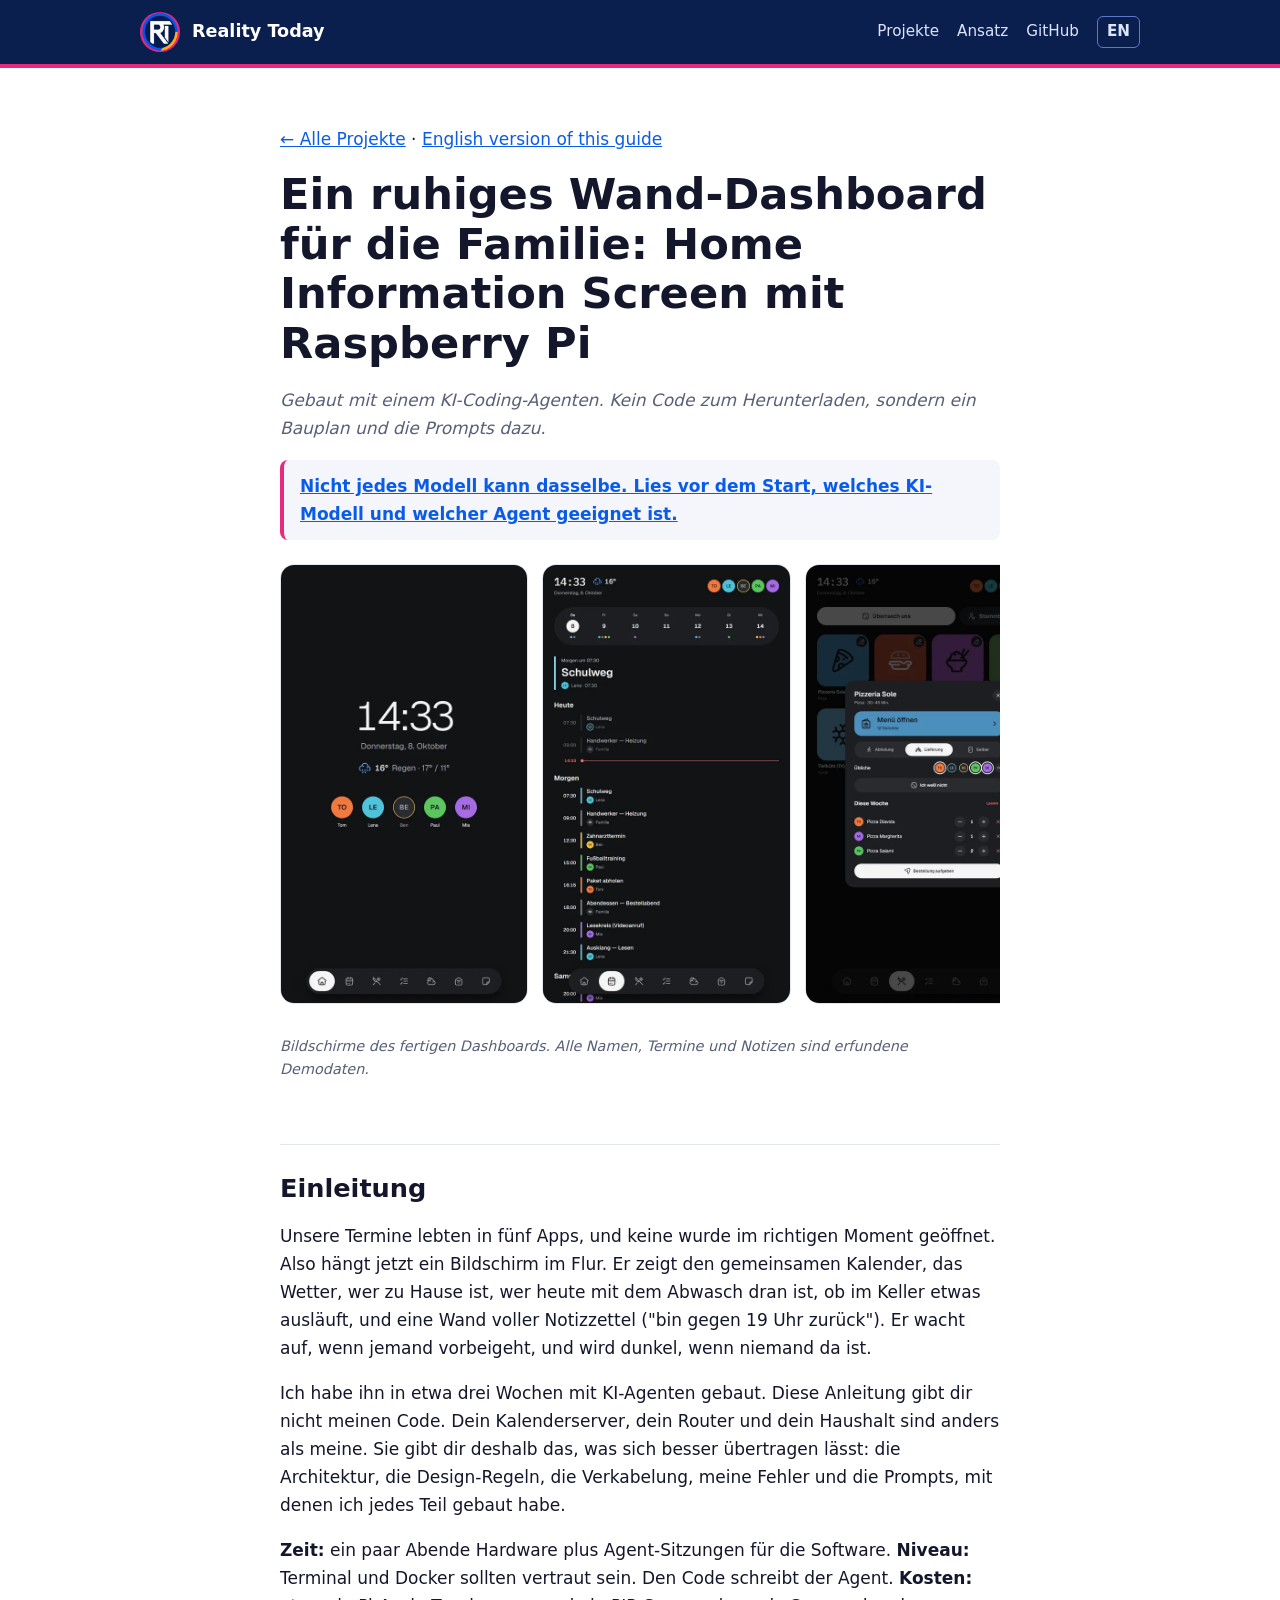
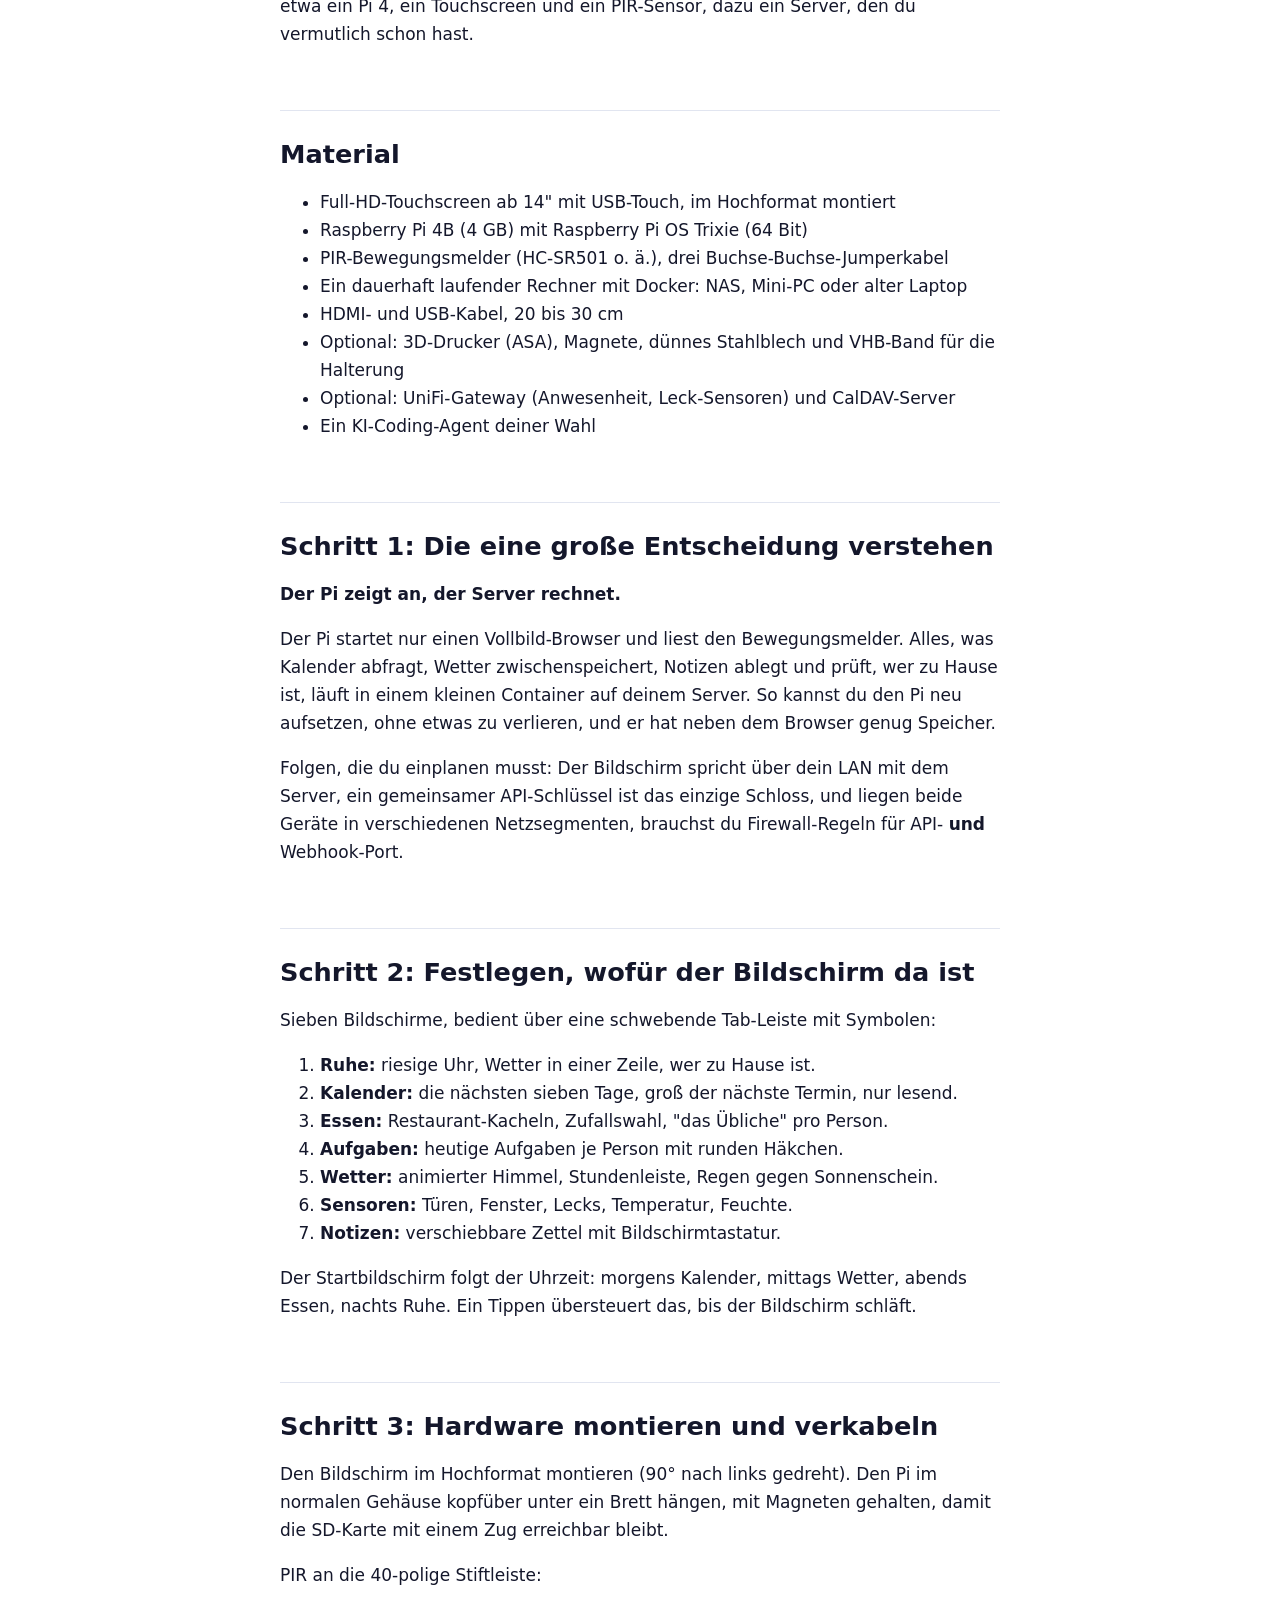
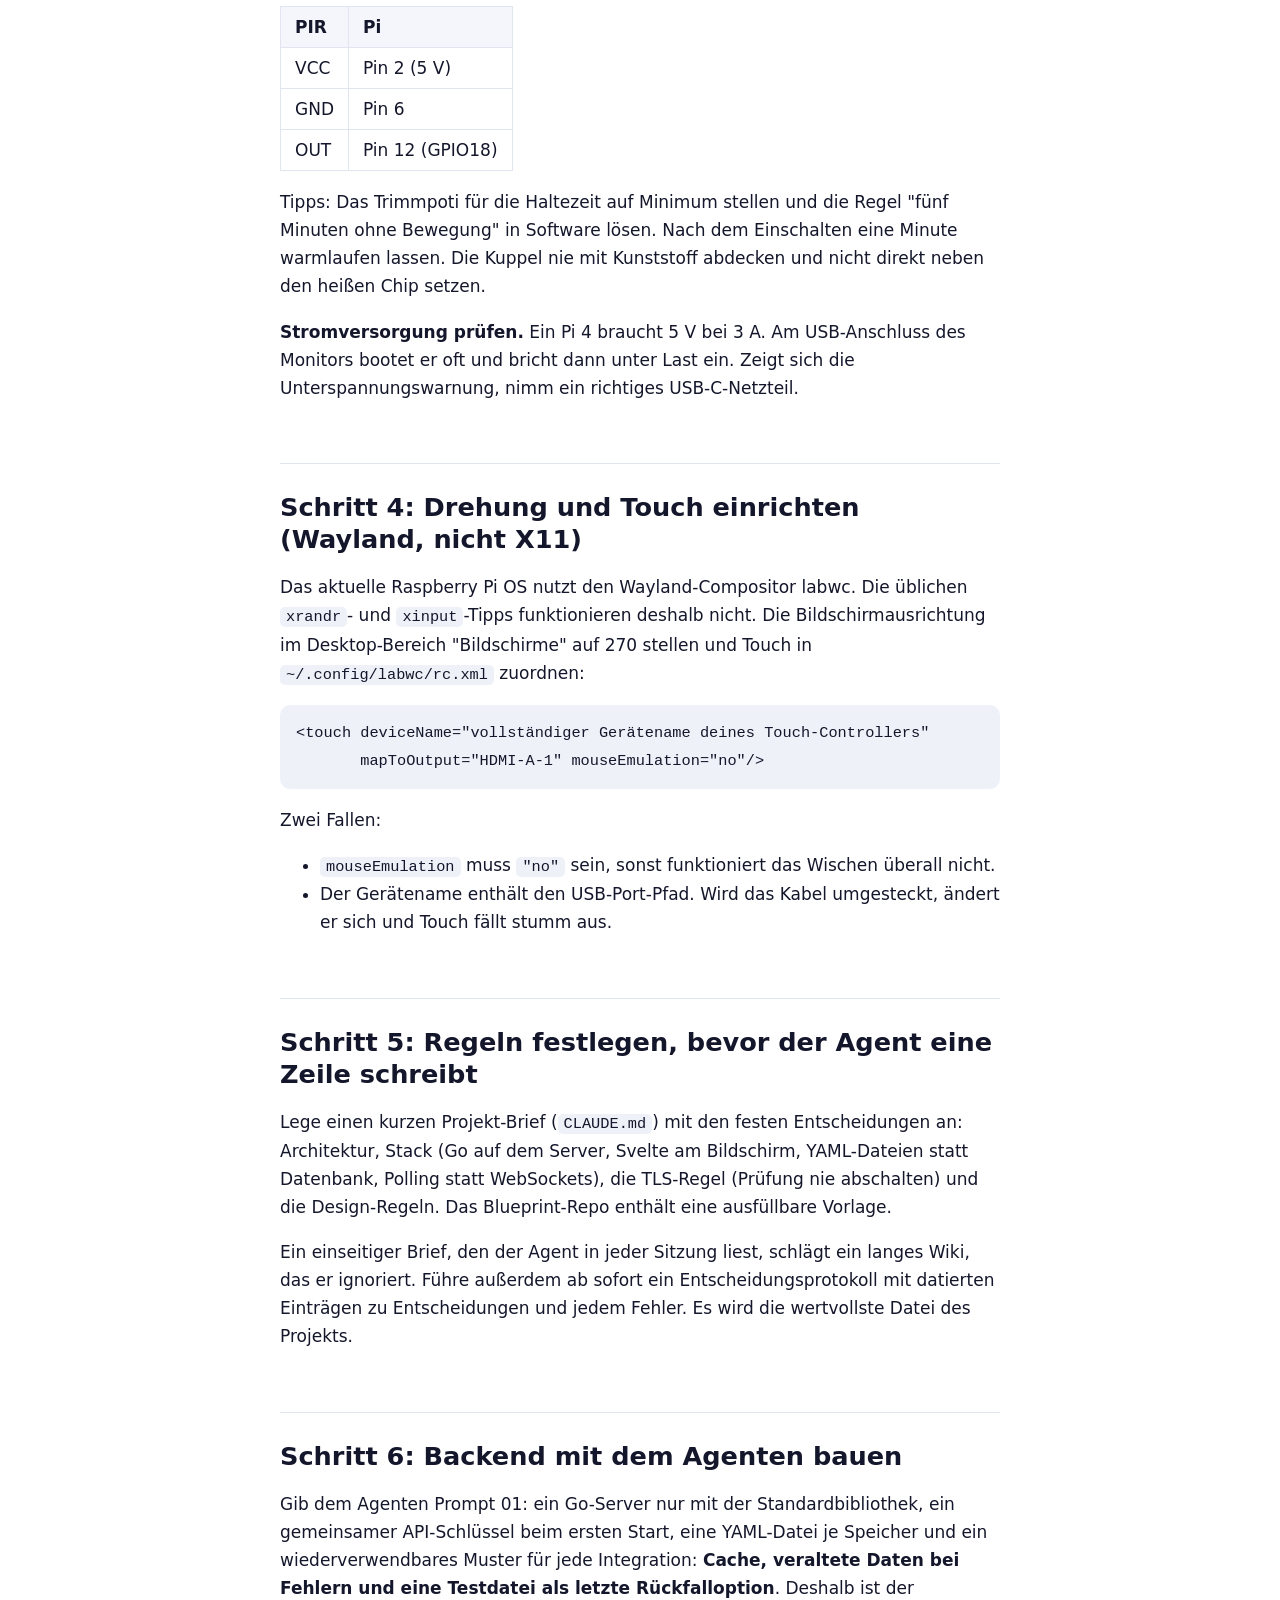
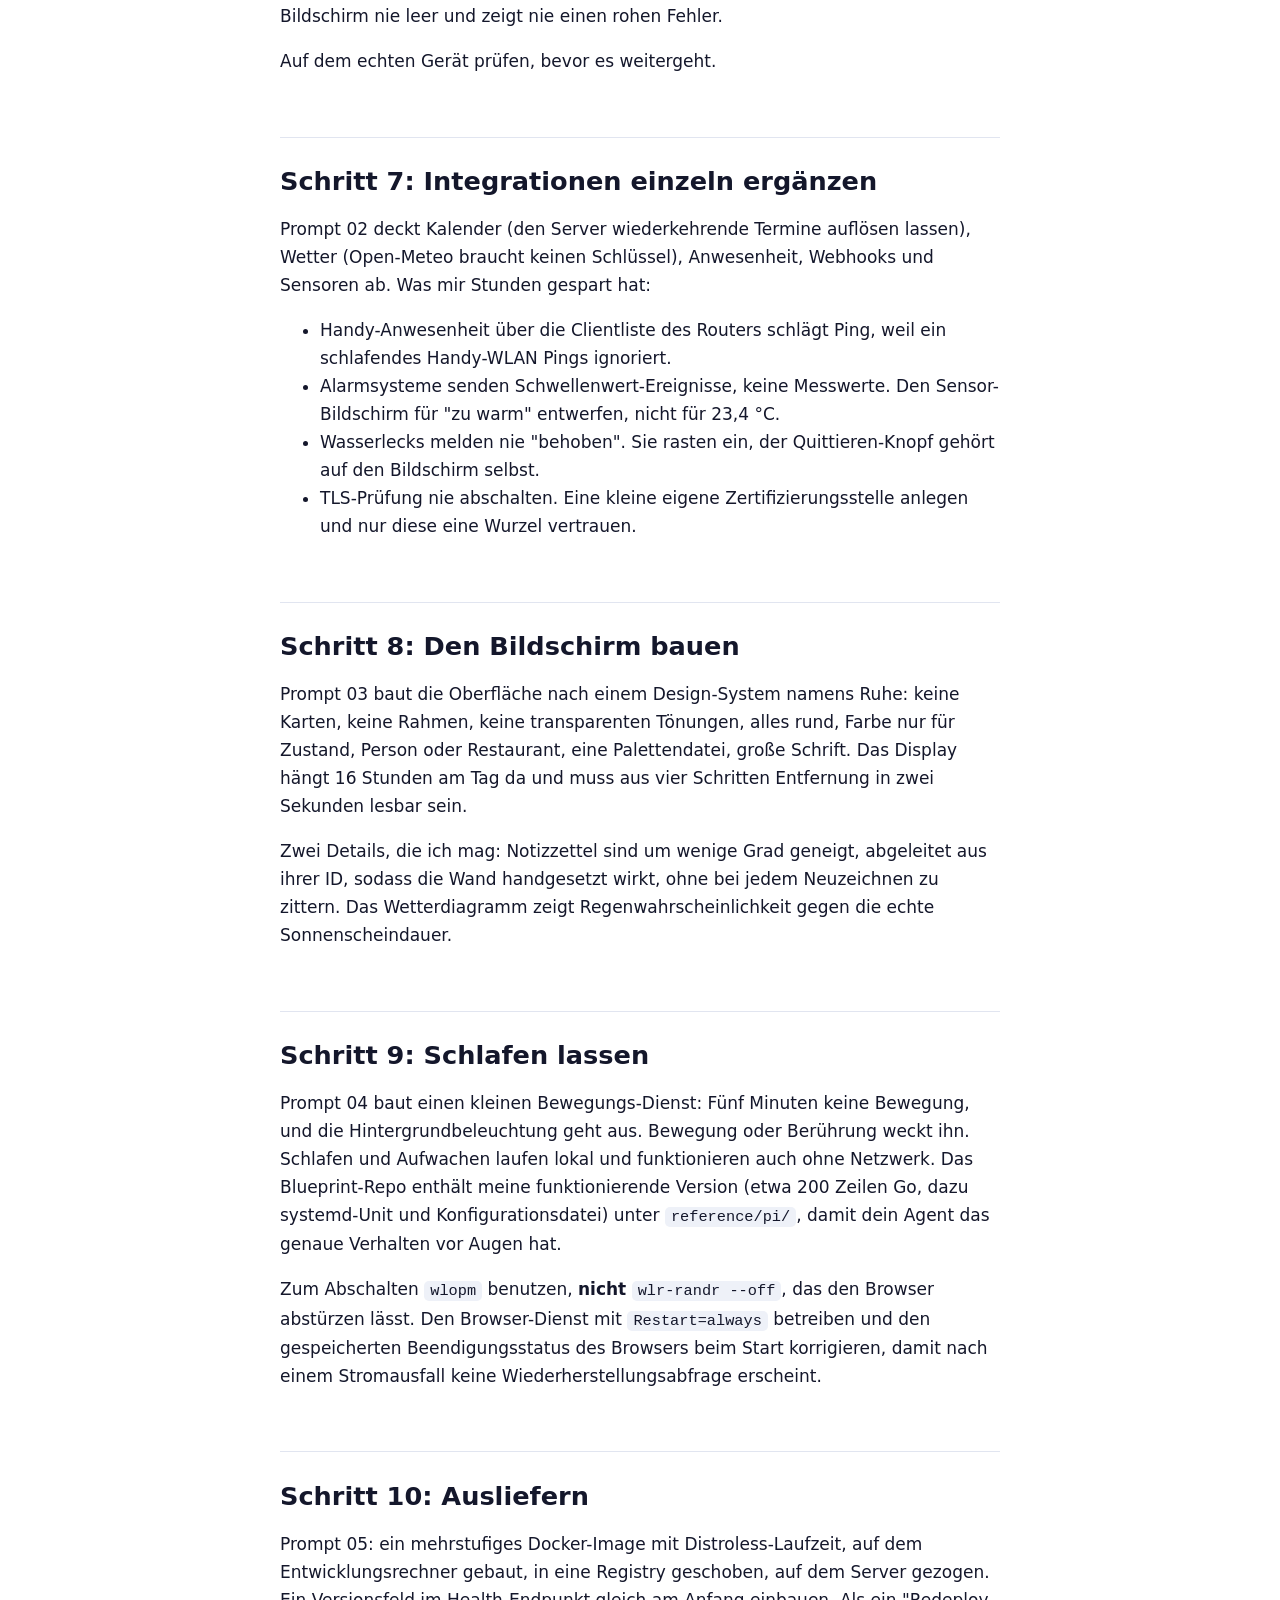
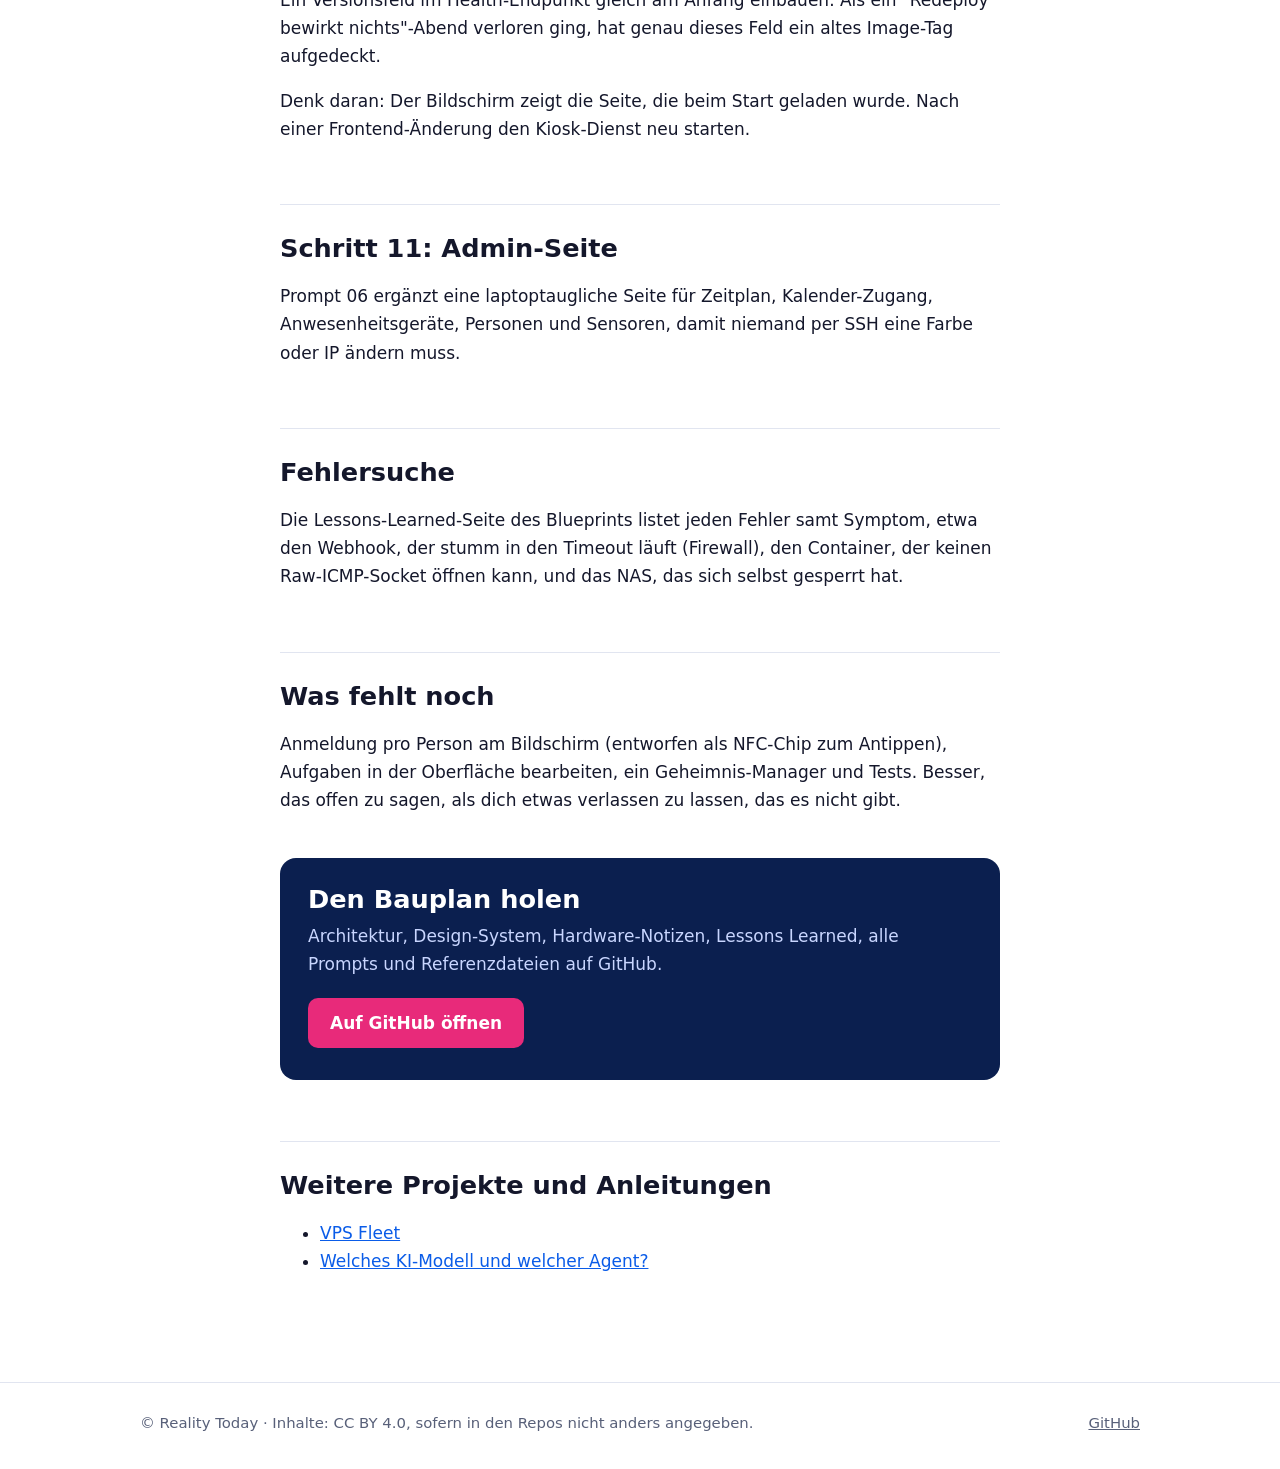
<file: webpage/de/projekte/home-information-screen/index.html>
<!doctype html>
<html lang="de">
<head>
<meta charset="utf-8">
<meta name="viewport" content="width=device-width,initial-scale=1">
<title>Ein ruhiges Wand-Dashboard für die Familie: Home Information Screen mit Raspberry Pi – Reality Today</title>
<meta name="description" content="Ein ruhiges Wand-Dashboard mit Raspberry Pi, Touchscreen und KI-Coding-Agent bauen. Bauplan und Prompts, kein Code zum Herunterladen.">
<meta name="color-scheme" content="light dark">
<link rel="canonical" href="https://realitytoday.github.io/de/projekte/home-information-screen/">
<link rel="alternate" hreflang="en" href="https://realitytoday.github.io/projects/home-information-screen/">
<link rel="alternate" hreflang="de" href="https://realitytoday.github.io/de/projekte/home-information-screen/">
<link rel="alternate" hreflang="x-default" href="https://realitytoday.github.io/projects/home-information-screen/">
<meta property="og:type" content="article">
<meta property="og:site_name" content="Reality Today">
<meta property="og:locale" content="de_DE">
<meta property="og:locale:alternate" content="en_US">
<meta property="og:url" content="https://realitytoday.github.io/de/projekte/home-information-screen/">
<meta property="og:title" content="Ein ruhiges Wand-Dashboard für die Familie: Home Information Screen mit Raspberry Pi – Reality Today">
<meta property="og:description" content="Ein ruhiges Wand-Dashboard mit Raspberry Pi, Touchscreen und KI-Coding-Agent bauen. Bauplan und Prompts, kein Code zum Herunterladen.">
<meta property="og:image" content="https://realitytoday.github.io/assets/img/social-preview.jpg">
<meta property="og:image:alt" content="Reality Today – Projekte, Ideen und Blueprints, gebaut mit KI">
<meta name="twitter:card" content="summary_large_image">
<script type="application/ld+json">{"@context": "https://schema.org", "@graph": [{"@type": "TechArticle", "headline": "Ein ruhiges Wand-Dashboard für die Familie: Home Information Screen mit Raspberry Pi", "description": "Ein ruhiges Wand-Dashboard mit Raspberry Pi, Touchscreen und KI-Coding-Agent bauen. Bauplan und Prompts, kein Code zum Herunterladen.", "inLanguage": "de", "url": "https://realitytoday.github.io/de/projekte/home-information-screen/", "image": "https://realitytoday.github.io/assets/img/social-preview.jpg", "author": {"@type": "Organization", "name": "Reality Today", "url": "https://realitytoday.github.io/"}}, {"@type": "BreadcrumbList", "itemListElement": [{"@type": "ListItem", "position": 1, "name": "Reality Today", "item": "https://realitytoday.github.io/de/"}, {"@type": "ListItem", "position": 2, "name": "Projekte", "item": "https://realitytoday.github.io/de/#projects"}, {"@type": "ListItem", "position": 3, "name": "Ein ruhiges Wand-Dashboard für die Familie: Home Information Screen mit Raspberry Pi", "item": "https://realitytoday.github.io/de/projekte/home-information-screen/"}]}]}</script>
<link rel="icon" type="image/png" href="../../../assets/favicon.png">
<link rel="apple-touch-icon" href="../../../assets/apple-touch-icon.png">
<link rel="stylesheet" href="../../../assets/style.css">
</head>
<body>
<header class="site"><div class="wrap">
<a class="brand" href="../../../de/index.html"><img src="../../../assets/img/logo.png" alt="" width="40" height="40"><span>Reality Today</span></a>
<nav class="site" aria-label="Main">
<a href="../../../de/index.html#projects">Projekte</a>
<a class="hide-s" href="../../../de/index.html#approach">Ansatz</a>
<a class="hide-s" href="https://github.com/realitytoday">GitHub</a>
<a class="lang" href="../../../projects/home-information-screen/index.html" hreflang="en" lang="en" aria-label="Sprache">EN</a>
</nav></div></header>
<main>
<div class="wrap narrow"><article>
<p><a href="../../../de/index.html#projects">← Alle Projekte</a> · <a href="../../../projects/home-information-screen/index.html" hreflang="en">English version of this guide</a></p>
<h1>Ein ruhiges Wand-Dashboard für die Familie: Home Information Screen mit Raspberry Pi</h1>
<p class="sub">Gebaut mit einem KI-Coding-Agenten. Kein Code zum Herunterladen, sondern ein Bauplan und die Prompts dazu.</p>
<p class="callout"><a href="../../../de/anleitungen/llm-auswahl/index.html">Nicht jedes Modell kann dasselbe. Lies vor dem Start, welches KI-Modell und welcher Agent geeignet ist.</a></p><div class="shots" role="group" aria-label="Screenshots"><img src="../../../assets/img/screen-idle.webp" alt="" loading="lazy" width="270" height="480"><img src="../../../assets/img/screen-calendar.webp" alt="" loading="lazy" width="270" height="480"><img src="../../../assets/img/screen-order-dialog.webp" alt="" loading="lazy" width="270" height="480"><img src="../../../assets/img/screen-weather.webp" alt="" loading="lazy" width="270" height="480"><img src="../../../assets/img/screen-tasks.webp" alt="" loading="lazy" width="270" height="480"><img src="../../../assets/img/screen-orders.webp" alt="" loading="lazy" width="270" height="480"><img src="../../../assets/img/screen-sensors.webp" alt="" loading="lazy" width="270" height="480"><img src="../../../assets/img/screen-notes.webp" alt="" loading="lazy" width="270" height="480"></div><p class="sub" style="font-size:.9rem">Bildschirme des fertigen Dashboards. Alle Namen, Termine und Notizen sind erfundene Demodaten.</p>
<h2>Einleitung</h2>
<p>Unsere Termine lebten in fünf Apps, und keine wurde im richtigen Moment
geöffnet. Also hängt jetzt ein Bildschirm im Flur. Er zeigt den gemeinsamen
Kalender, das Wetter, wer zu Hause ist, wer heute mit dem Abwasch dran ist, ob im
Keller etwas ausläuft, und eine Wand voller Notizzettel ("bin gegen 19 Uhr
zurück"). Er wacht auf, wenn jemand vorbeigeht, und wird dunkel, wenn niemand da ist.</p>
<p>Ich habe ihn in etwa drei Wochen mit KI-Agenten gebaut. Diese Anleitung gibt dir
nicht meinen Code. Dein Kalenderserver, dein Router und dein Haushalt sind anders
als meine. Sie gibt dir deshalb das, was sich besser übertragen lässt: die
Architektur, die Design-Regeln, die Verkabelung, meine Fehler und die Prompts, mit
denen ich jedes Teil gebaut habe.</p>
<p><strong>Zeit:</strong> ein paar Abende Hardware plus Agent-Sitzungen für die Software.
<strong>Niveau:</strong> Terminal und Docker sollten vertraut sein. Den Code schreibt der Agent.
<strong>Kosten:</strong> etwa ein Pi 4, ein Touchscreen und ein PIR-Sensor, dazu ein Server, den
du vermutlich schon hast.</p>
<h2>Material</h2>
<ul>
<li>Full-HD-Touchscreen ab 14" mit USB-Touch, im Hochformat montiert</li>
<li>Raspberry Pi 4B (4 GB) mit Raspberry Pi OS Trixie (64 Bit)</li>
<li>PIR-Bewegungsmelder (HC-SR501 o. ä.), drei Buchse-Buchse-Jumperkabel</li>
<li>Ein dauerhaft laufender Rechner mit Docker: NAS, Mini-PC oder alter Laptop</li>
<li>HDMI- und USB-Kabel, 20 bis 30 cm</li>
<li>Optional: 3D-Drucker (ASA), Magnete, dünnes Stahlblech und VHB-Band für die Halterung</li>
<li>Optional: UniFi-Gateway (Anwesenheit, Leck-Sensoren) und CalDAV-Server</li>
<li>Ein KI-Coding-Agent deiner Wahl</li>
</ul>
<h2>Schritt 1: Die eine große Entscheidung verstehen</h2>
<p><strong>Der Pi zeigt an, der Server rechnet.</strong></p>
<p>Der Pi startet nur einen Vollbild-Browser und liest den Bewegungsmelder. Alles, was
Kalender abfragt, Wetter zwischenspeichert, Notizen ablegt und prüft, wer zu Hause
ist, läuft in einem kleinen Container auf deinem Server. So kannst du den Pi neu
aufsetzen, ohne etwas zu verlieren, und er hat neben dem Browser genug Speicher.</p>
<p>Folgen, die du einplanen musst: Der Bildschirm spricht über dein LAN mit dem Server,
ein gemeinsamer API-Schlüssel ist das einzige Schloss, und liegen beide Geräte in
verschiedenen Netzsegmenten, brauchst du Firewall-Regeln für API- <strong>und</strong>
Webhook-Port.</p>
<h2>Schritt 2: Festlegen, wofür der Bildschirm da ist</h2>
<p>Sieben Bildschirme, bedient über eine schwebende Tab-Leiste mit Symbolen:</p>
<ol>
<li><strong>Ruhe:</strong> riesige Uhr, Wetter in einer Zeile, wer zu Hause ist.</li>
<li><strong>Kalender:</strong> die nächsten sieben Tage, groß der nächste Termin, nur lesend.</li>
<li><strong>Essen:</strong> Restaurant-Kacheln, Zufallswahl, "das Übliche" pro Person.</li>
<li><strong>Aufgaben:</strong> heutige Aufgaben je Person mit runden Häkchen.</li>
<li><strong>Wetter:</strong> animierter Himmel, Stundenleiste, Regen gegen Sonnenschein.</li>
<li><strong>Sensoren:</strong> Türen, Fenster, Lecks, Temperatur, Feuchte.</li>
<li><strong>Notizen:</strong> verschiebbare Zettel mit Bildschirmtastatur.</li>
</ol>
<p>Der Startbildschirm folgt der Uhrzeit: morgens Kalender, mittags Wetter, abends
Essen, nachts Ruhe. Ein Tippen übersteuert das, bis der Bildschirm schläft.</p>
<h2>Schritt 3: Hardware montieren und verkabeln</h2>
<p>Den Bildschirm im Hochformat montieren (90° nach links gedreht). Den Pi im normalen
Gehäuse kopfüber unter ein Brett hängen, mit Magneten gehalten, damit die SD-Karte
mit einem Zug erreichbar bleibt.</p>
<p>PIR an die 40-polige Stiftleiste:</p>
<table>
<thead>
<tr>
<th>PIR</th>
<th>Pi</th>
</tr>
</thead>
<tbody>
<tr>
<td>VCC</td>
<td>Pin 2 (5 V)</td>
</tr>
<tr>
<td>GND</td>
<td>Pin 6</td>
</tr>
<tr>
<td>OUT</td>
<td>Pin 12 (GPIO18)</td>
</tr>
</tbody>
</table>
<p>Tipps: Das Trimmpoti für die Haltezeit auf Minimum stellen und die Regel "fünf
Minuten ohne Bewegung" in Software lösen. Nach dem Einschalten eine Minute warmlaufen
lassen. Die Kuppel nie mit Kunststoff abdecken und nicht direkt neben den heißen
Chip setzen.</p>
<p><strong>Stromversorgung prüfen.</strong> Ein Pi 4 braucht 5 V bei 3 A. Am USB-Anschluss des
Monitors bootet er oft und bricht dann unter Last ein. Zeigt sich die
Unterspannungswarnung, nimm ein richtiges USB-C-Netzteil.</p>
<h2>Schritt 4: Drehung und Touch einrichten (Wayland, nicht X11)</h2>
<p>Das aktuelle Raspberry Pi OS nutzt den Wayland-Compositor labwc. Die üblichen
<code>xrandr</code>- und <code>xinput</code>-Tipps funktionieren deshalb nicht. Die Bildschirmausrichtung
im Desktop-Bereich "Bildschirme" auf 270 stellen und Touch in
<code>~/.config/labwc/rc.xml</code> zuordnen:</p>
<pre><code class="language-xml">&lt;touch deviceName=&quot;vollständiger Gerätename deines Touch-Controllers&quot;
       mapToOutput=&quot;HDMI-A-1&quot; mouseEmulation=&quot;no&quot;/&gt;
</code></pre>
<p>Zwei Fallen:</p>
<ul>
<li><code>mouseEmulation</code> muss <code>"no"</code> sein, sonst funktioniert das Wischen überall nicht.</li>
<li>Der Gerätename enthält den USB-Port-Pfad. Wird das Kabel umgesteckt, ändert er
  sich und Touch fällt stumm aus.</li>
</ul>
<h2>Schritt 5: Regeln festlegen, bevor der Agent eine Zeile schreibt</h2>
<p>Lege einen kurzen Projekt-Brief (<code>CLAUDE.md</code>) mit den festen Entscheidungen an:
Architektur, Stack (Go auf dem Server, Svelte am Bildschirm, YAML-Dateien statt
Datenbank, Polling statt WebSockets), die TLS-Regel (Prüfung nie abschalten) und die
Design-Regeln. Das Blueprint-Repo enthält eine ausfüllbare Vorlage.</p>
<p>Ein einseitiger Brief, den der Agent in jeder Sitzung liest, schlägt ein langes Wiki,
das er ignoriert. Führe außerdem ab sofort ein Entscheidungsprotokoll mit
datierten Einträgen zu Entscheidungen und jedem Fehler. Es wird die wertvollste Datei
des Projekts.</p>
<h2>Schritt 6: Backend mit dem Agenten bauen</h2>
<p>Gib dem Agenten Prompt 01: ein Go-Server nur mit der Standardbibliothek, ein
gemeinsamer API-Schlüssel beim ersten Start, eine YAML-Datei je Speicher und ein
wiederverwendbares Muster für jede Integration: <strong>Cache, veraltete Daten bei Fehlern
und eine Testdatei als letzte Rückfalloption</strong>. Deshalb ist der Bildschirm nie leer
und zeigt nie einen rohen Fehler.</p>
<p>Auf dem echten Gerät prüfen, bevor es weitergeht.</p>
<h2>Schritt 7: Integrationen einzeln ergänzen</h2>
<p>Prompt 02 deckt Kalender (den Server wiederkehrende Termine auflösen lassen), Wetter
(Open-Meteo braucht keinen Schlüssel), Anwesenheit, Webhooks und Sensoren ab. Was mir
Stunden gespart hat:</p>
<ul>
<li>Handy-Anwesenheit über die Clientliste des Routers schlägt Ping, weil ein
  schlafendes Handy-WLAN Pings ignoriert.</li>
<li>Alarmsysteme senden Schwellenwert-Ereignisse, keine Messwerte. Den Sensor-Bildschirm
  für "zu warm" entwerfen, nicht für 23,4 °C.</li>
<li>Wasserlecks melden nie "behoben". Sie rasten ein, der Quittieren-Knopf gehört auf den
  Bildschirm selbst.</li>
<li>TLS-Prüfung nie abschalten. Eine kleine eigene Zertifizierungsstelle anlegen und nur
  diese eine Wurzel vertrauen.</li>
</ul>
<h2>Schritt 8: Den Bildschirm bauen</h2>
<p>Prompt 03 baut die Oberfläche nach einem Design-System namens Ruhe: keine Karten, keine
Rahmen, keine transparenten Tönungen, alles rund, Farbe nur für Zustand, Person oder
Restaurant, eine Palettendatei, große Schrift. Das Display hängt 16 Stunden am Tag
da und muss aus vier Schritten Entfernung in zwei Sekunden lesbar sein.</p>
<p>Zwei Details, die ich mag: Notizzettel sind um wenige Grad geneigt, abgeleitet aus
ihrer ID, sodass die Wand handgesetzt wirkt, ohne bei jedem Neuzeichnen zu zittern.
Das Wetterdiagramm zeigt Regenwahrscheinlichkeit gegen die echte Sonnenscheindauer.</p>
<h2>Schritt 9: Schlafen lassen</h2>
<p>Prompt 04 baut einen kleinen Bewegungs-Dienst: Fünf Minuten keine Bewegung, und die
Hintergrundbeleuchtung geht aus. Bewegung oder Berührung weckt ihn. Schlafen und
Aufwachen laufen lokal und funktionieren auch ohne Netzwerk. Das Blueprint-Repo
enthält meine funktionierende Version (etwa 200 Zeilen Go, dazu systemd-Unit und
Konfigurationsdatei) unter <code>reference/pi/</code>, damit dein Agent das genaue Verhalten
vor Augen hat.</p>
<p>Zum Abschalten <code>wlopm</code> benutzen, <strong>nicht</strong> <code>wlr-randr --off</code>, das den Browser
abstürzen lässt. Den Browser-Dienst mit <code>Restart=always</code> betreiben und den
gespeicherten Beendigungsstatus des Browsers beim Start korrigieren, damit nach einem
Stromausfall keine Wiederherstellungsabfrage erscheint.</p>
<h2>Schritt 10: Ausliefern</h2>
<p>Prompt 05: ein mehrstufiges Docker-Image mit Distroless-Laufzeit, auf dem
Entwicklungsrechner gebaut, in eine Registry geschoben, auf dem Server gezogen. Ein
Versionsfeld im Health-Endpunkt gleich am Anfang einbauen. Als ein "Redeploy bewirkt
nichts"-Abend verloren ging, hat genau dieses Feld ein altes Image-Tag aufgedeckt.</p>
<p>Denk daran: Der Bildschirm zeigt die Seite, die beim Start geladen wurde. Nach einer
Frontend-Änderung den Kiosk-Dienst neu starten.</p>
<h2>Schritt 11: Admin-Seite</h2>
<p>Prompt 06 ergänzt eine laptoptaugliche Seite für Zeitplan, Kalender-Zugang,
Anwesenheitsgeräte, Personen und Sensoren, damit niemand per SSH eine Farbe oder IP
ändern muss.</p>
<h2>Fehlersuche</h2>
<p>Die Lessons-Learned-Seite des Blueprints listet jeden Fehler samt Symptom, etwa den
Webhook, der stumm in den Timeout läuft (Firewall), den Container, der keinen
Raw-ICMP-Socket öffnen kann, und das NAS, das sich selbst gesperrt hat.</p>
<h2>Was fehlt noch</h2>
<p>Anmeldung pro Person am Bildschirm (entworfen als NFC-Chip zum Antippen), Aufgaben in
der Oberfläche bearbeiten, ein Geheimnis-Manager und Tests. Besser, das offen zu
sagen, als dich etwas verlassen zu lassen, das es nicht gibt.</p>
<div class="cta"><h2>Den Bauplan holen</h2><p>Architektur, Design-System, Hardware-Notizen, Lessons Learned, alle Prompts und Referenzdateien auf GitHub.</p><a class="btn" href="https://github.com/realitytoday/home-information-screen-blueprint">Auf GitHub öffnen</a></div>
<section class="related"><h2>Weitere Projekte und Anleitungen</h2><ul><li><a href="../../../de/projekte/vps-fleet/index.html">VPS Fleet</a></li><li><a href="../../../de/anleitungen/llm-auswahl/index.html">Welches KI-Modell und welcher Agent?</a></li></ul></section>
</article></div>
</main>
<footer class="site"><div class="wrap">
<span>© Reality Today · Inhalte: CC BY 4.0, sofern in den Repos nicht anders angegeben.</span>
<span><a href="https://github.com/realitytoday">GitHub</a></span>
</div></footer>
</body></html>
</file>
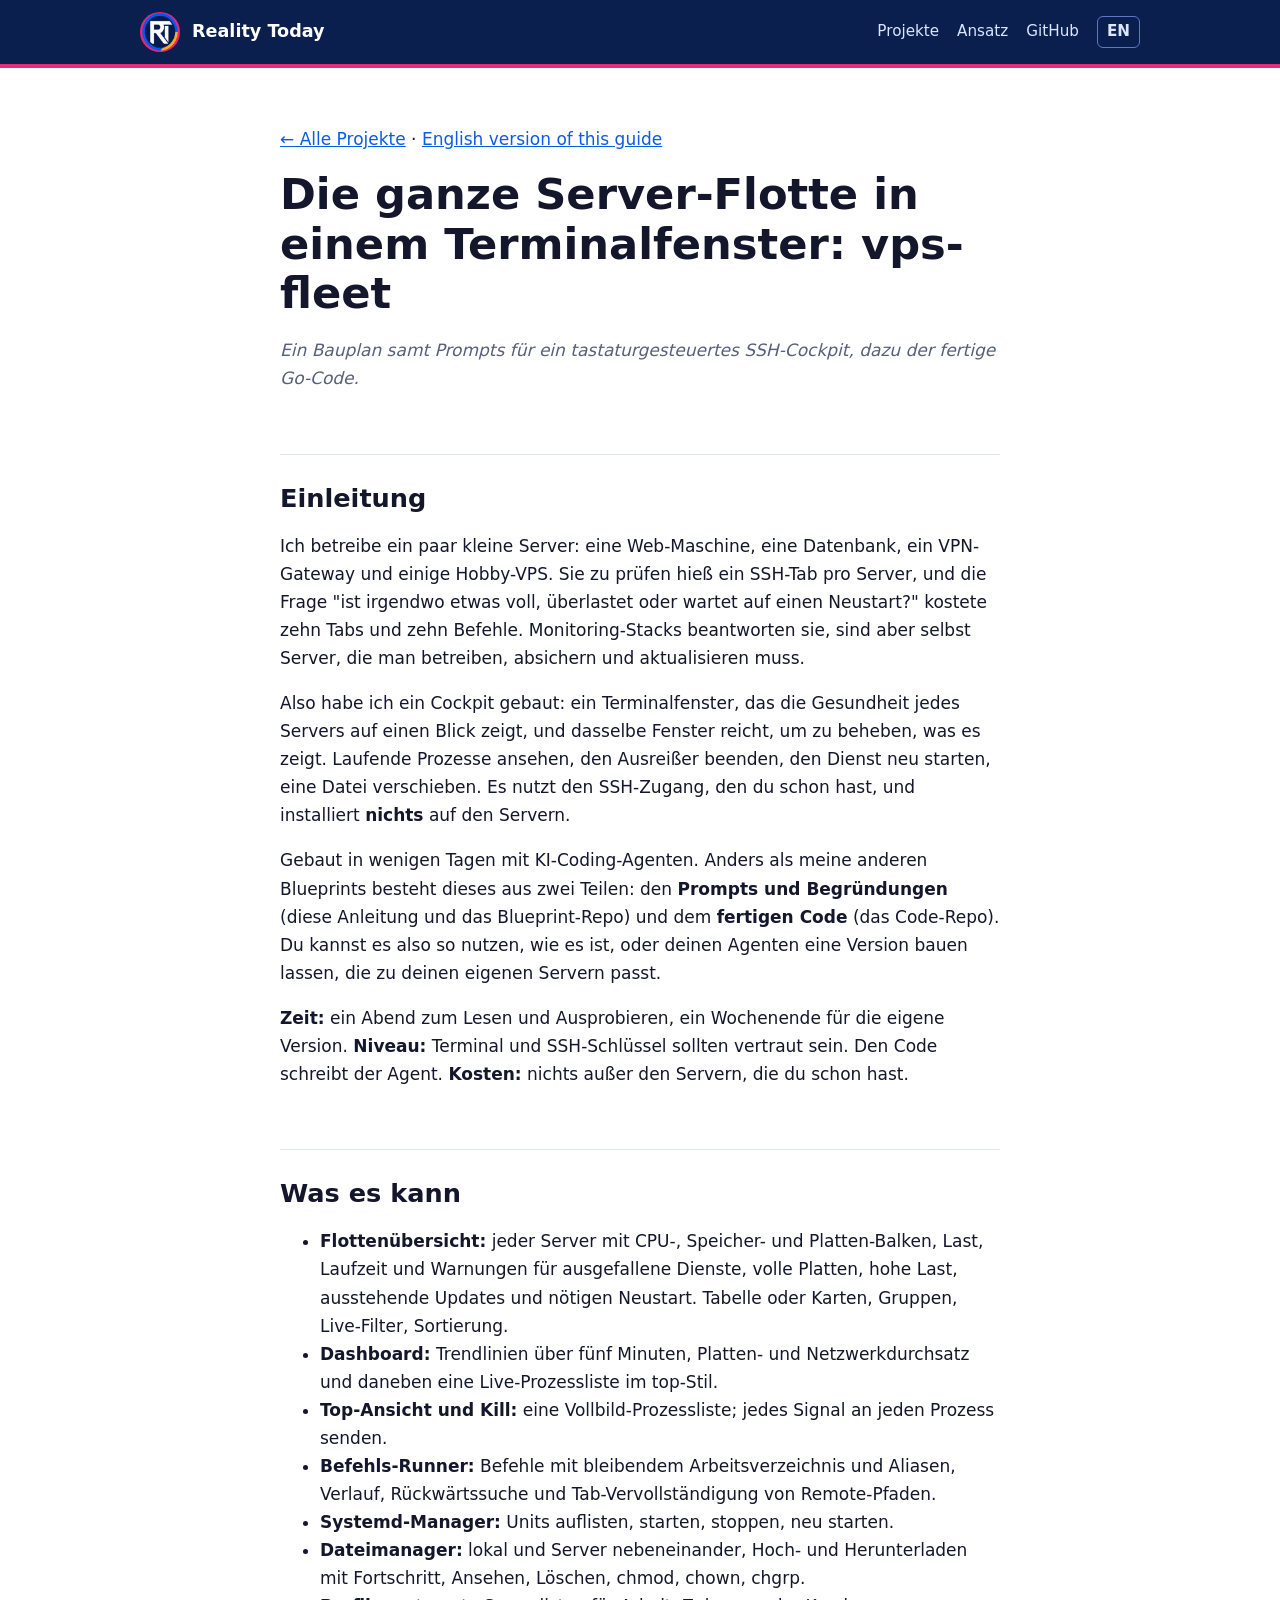
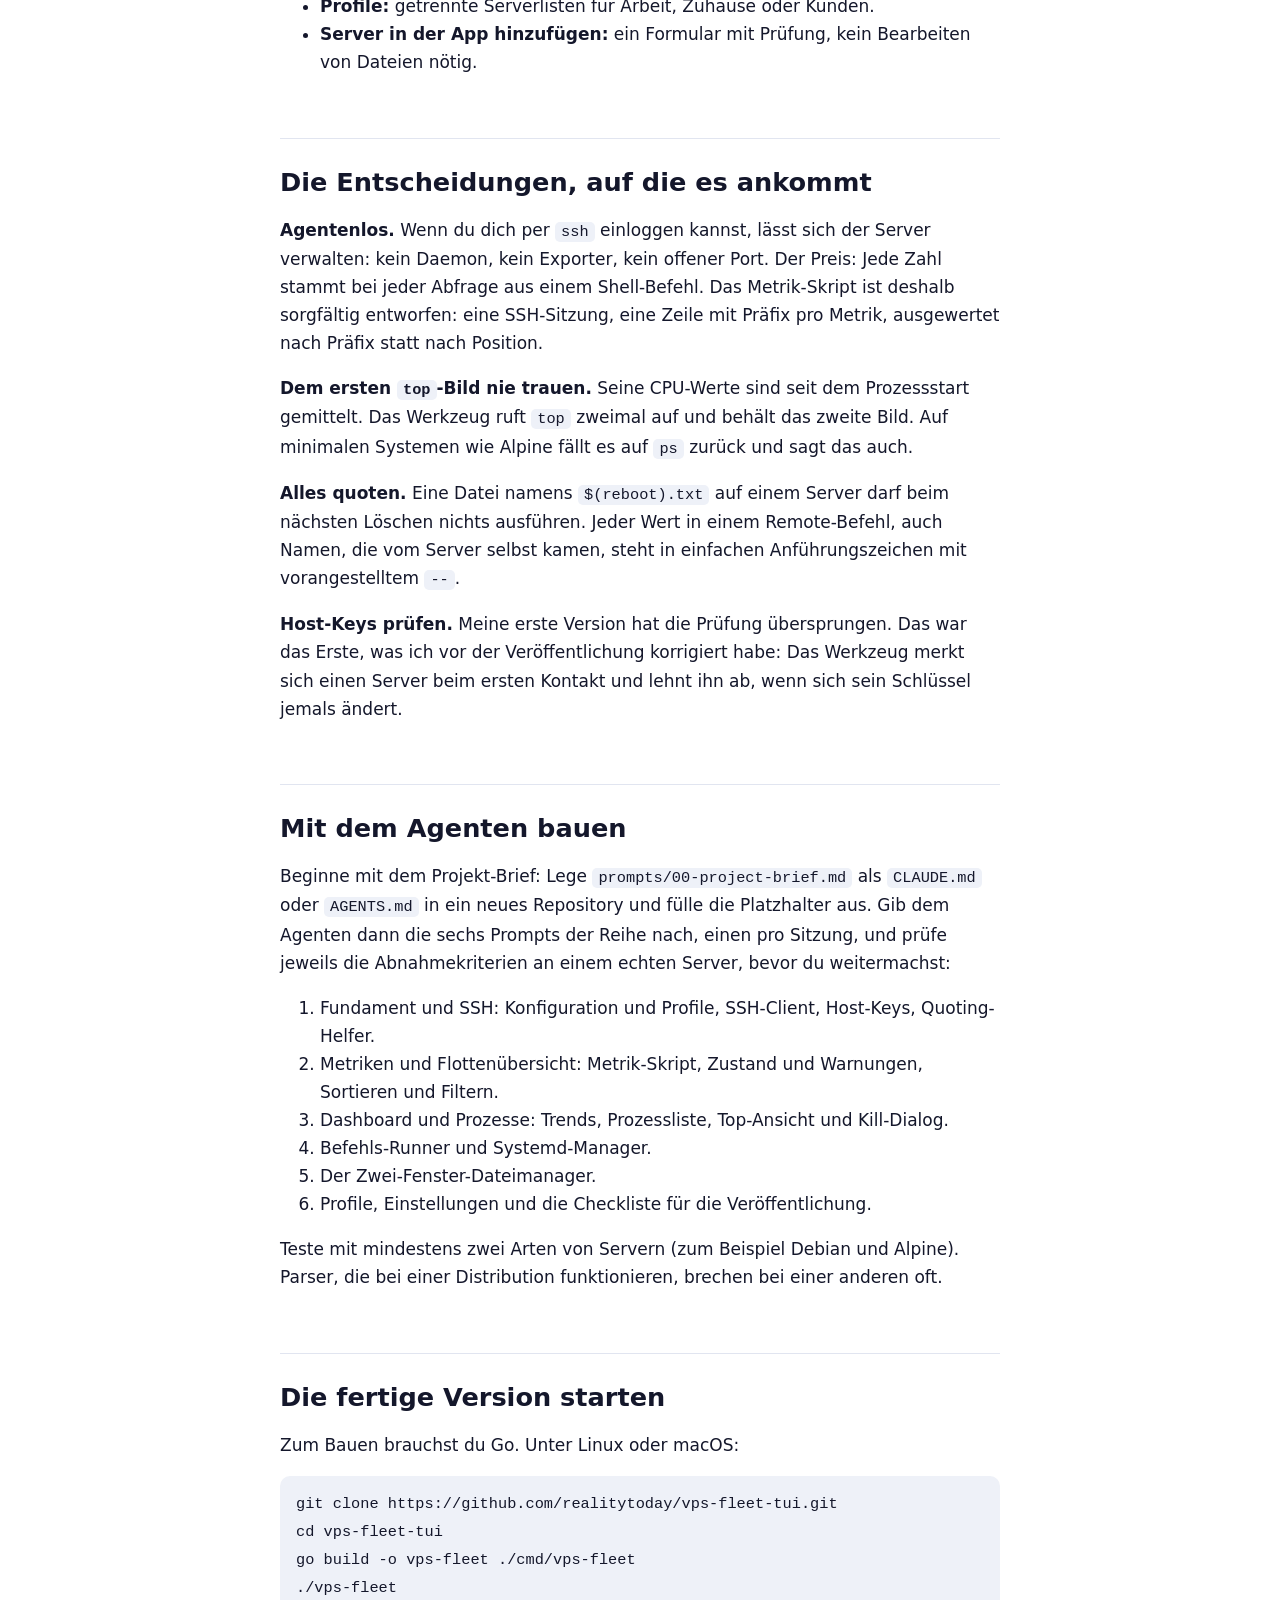
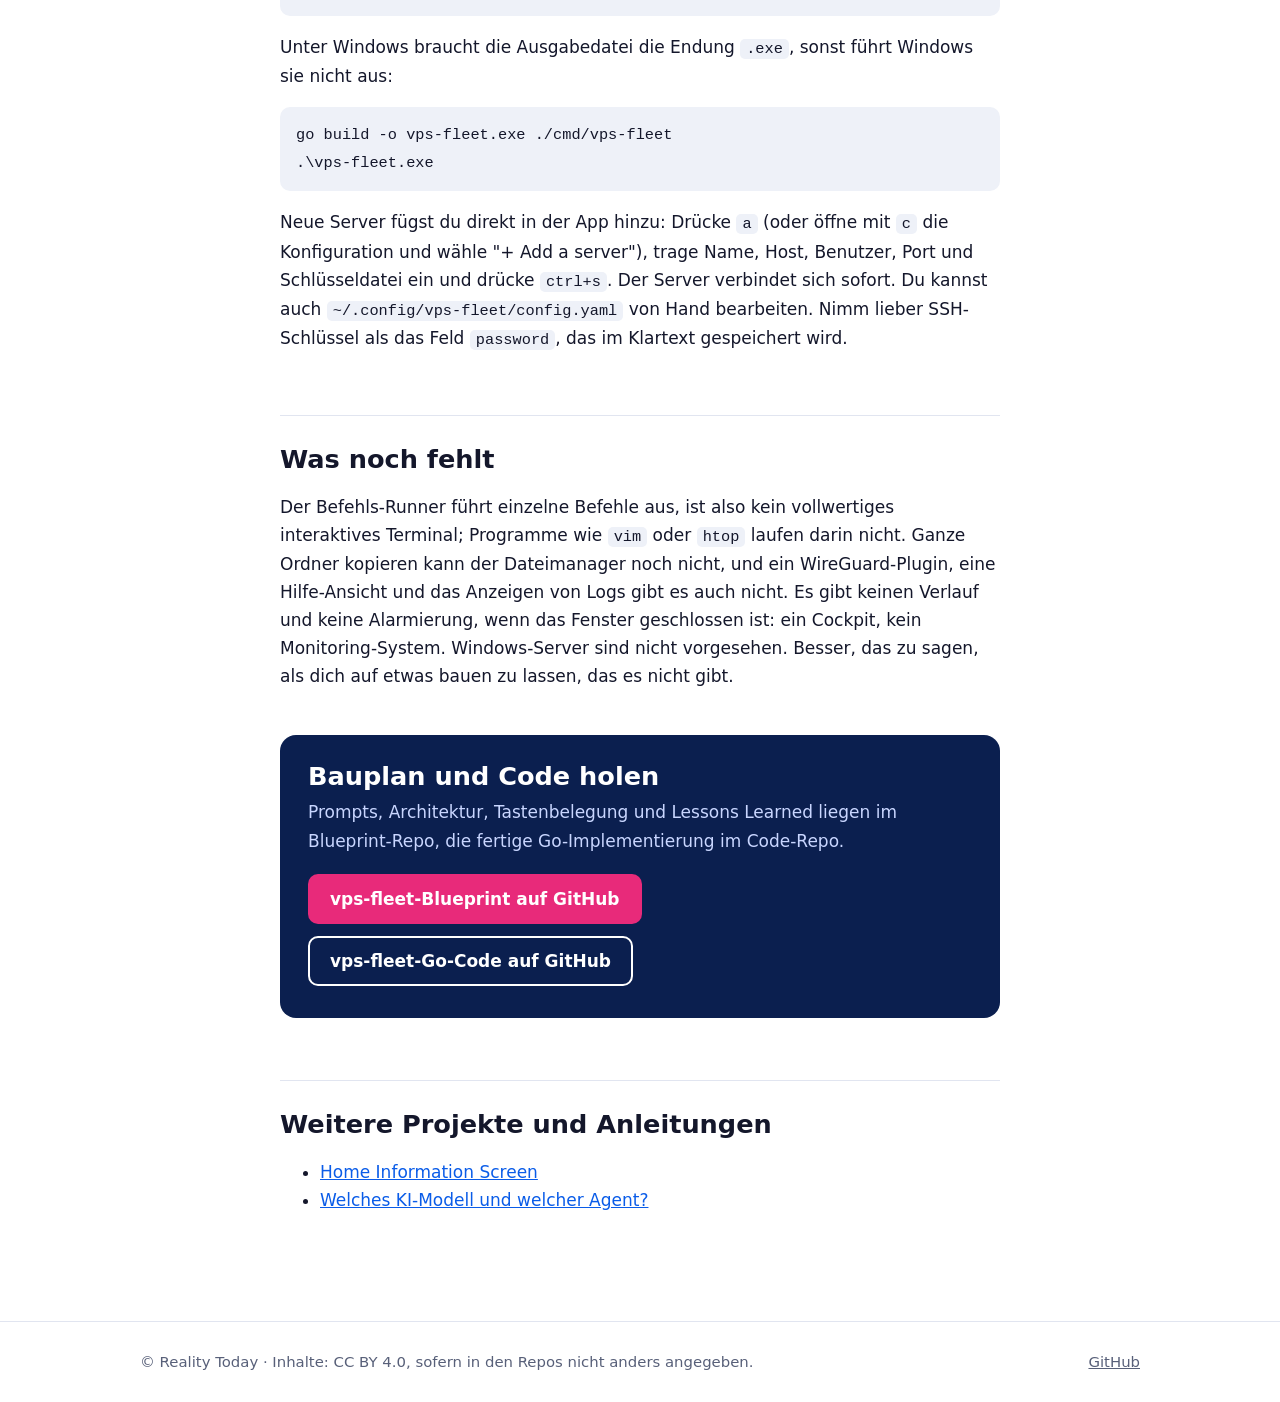
<file: webpage/de/projekte/vps-fleet/index.html>
<!doctype html>
<html lang="de">
<head>
<meta charset="utf-8">
<meta name="viewport" content="width=device-width,initial-scale=1">
<title>vps-fleet: Server-Flotte im Terminal verwalten | Reality Today</title>
<meta name="description" content="Tastaturgesteuertes Terminal-Cockpit für eine Flotte von Linux-Servern über normales SSH. Mit KI-Agent aus den Prompts bauen oder fertigen Go-Code nutzen.">
<meta name="color-scheme" content="light dark">
<link rel="canonical" href="https://realitytoday.github.io/de/projekte/vps-fleet/">
<link rel="alternate" hreflang="en" href="https://realitytoday.github.io/projects/vps-fleet/">
<link rel="alternate" hreflang="de" href="https://realitytoday.github.io/de/projekte/vps-fleet/">
<link rel="alternate" hreflang="x-default" href="https://realitytoday.github.io/projects/vps-fleet/">
<meta property="og:type" content="article">
<meta property="og:site_name" content="Reality Today">
<meta property="og:locale" content="de_DE">
<meta property="og:locale:alternate" content="en_US">
<meta property="og:url" content="https://realitytoday.github.io/de/projekte/vps-fleet/">
<meta property="og:title" content="vps-fleet: Server-Flotte im Terminal verwalten | Reality Today">
<meta property="og:description" content="Tastaturgesteuertes Terminal-Cockpit für eine Flotte von Linux-Servern über normales SSH. Mit KI-Agent aus den Prompts bauen oder fertigen Go-Code nutzen.">
<meta property="og:image" content="https://realitytoday.github.io/assets/img/social-preview.jpg">
<meta property="og:image:alt" content="Reality Today – Projekte, Ideen und Blueprints, gebaut mit KI">
<meta name="twitter:card" content="summary_large_image">
<script type="application/ld+json">{"@context": "https://schema.org", "@graph": [{"@type": "SoftwareSourceCode", "name": "vps-fleet", "programmingLanguage": "Go", "codeRepository": "https://github.com/realitytoday/vps-fleet-tui", "description": "Tastaturgesteuertes Terminal-Cockpit für eine Flotte von Linux-Servern über normales SSH. Mit KI-Agent aus den Prompts bauen oder fertigen Go-Code nutzen.", "inLanguage": "de", "url": "https://realitytoday.github.io/de/projekte/vps-fleet/", "image": "https://realitytoday.github.io/assets/img/social-preview.jpg", "author": {"@type": "Organization", "name": "Reality Today", "url": "https://realitytoday.github.io/"}}, {"@type": "BreadcrumbList", "itemListElement": [{"@type": "ListItem", "position": 1, "name": "Reality Today", "item": "https://realitytoday.github.io/de/"}, {"@type": "ListItem", "position": 2, "name": "Projekte", "item": "https://realitytoday.github.io/de/#projects"}, {"@type": "ListItem", "position": 3, "name": "Die ganze Server-Flotte in einem Terminalfenster: vps-fleet", "item": "https://realitytoday.github.io/de/projekte/vps-fleet/"}]}]}</script>
<link rel="icon" type="image/png" href="../../../assets/favicon.png">
<link rel="apple-touch-icon" href="../../../assets/apple-touch-icon.png">
<link rel="stylesheet" href="../../../assets/style.css">
</head>
<body>
<header class="site"><div class="wrap">
<a class="brand" href="../../../de/index.html"><img src="../../../assets/img/logo.png" alt="" width="40" height="40"><span>Reality Today</span></a>
<nav class="site" aria-label="Main">
<a href="../../../de/index.html#projects">Projekte</a>
<a class="hide-s" href="../../../de/index.html#approach">Ansatz</a>
<a class="hide-s" href="https://github.com/realitytoday">GitHub</a>
<a class="lang" href="../../../projects/vps-fleet/index.html" hreflang="en" lang="en" aria-label="Sprache">EN</a>
</nav></div></header>
<main>
<div class="wrap narrow"><article>
<p><a href="../../../de/index.html#projects">← Alle Projekte</a> · <a href="../../../projects/vps-fleet/index.html" hreflang="en">English version of this guide</a></p>
<h1>Die ganze Server-Flotte in einem Terminalfenster: vps-fleet</h1>
<p class="sub">Ein Bauplan samt Prompts für ein tastaturgesteuertes SSH-Cockpit, dazu der fertige Go-Code.</p>

<h2>Einleitung</h2>
<p>Ich betreibe ein paar kleine Server: eine Web-Maschine, eine Datenbank, ein VPN-Gateway
und einige Hobby-VPS. Sie zu prüfen hieß ein SSH-Tab pro Server, und die Frage "ist irgendwo
etwas voll, überlastet oder wartet auf einen Neustart?" kostete zehn Tabs und zehn Befehle.
Monitoring-Stacks beantworten sie, sind aber selbst Server, die man betreiben, absichern und
aktualisieren muss.</p>
<p>Also habe ich ein Cockpit gebaut: ein Terminalfenster, das die Gesundheit jedes Servers auf
einen Blick zeigt, und dasselbe Fenster reicht, um zu beheben, was es zeigt. Laufende Prozesse
ansehen, den Ausreißer beenden, den Dienst neu starten, eine Datei verschieben. Es nutzt den
SSH-Zugang, den du schon hast, und installiert <strong>nichts</strong> auf den Servern.</p>
<p>Gebaut in wenigen Tagen mit KI-Coding-Agenten. Anders als meine anderen Blueprints besteht dieses
aus zwei Teilen: den <strong>Prompts und Begründungen</strong> (diese Anleitung und das Blueprint-Repo) und dem
<strong>fertigen Code</strong> (das Code-Repo). Du kannst es also so nutzen, wie es ist, oder deinen Agenten eine
Version bauen lassen, die zu deinen eigenen Servern passt.</p>
<p><strong>Zeit:</strong> ein Abend zum Lesen und Ausprobieren, ein Wochenende für die eigene Version.
<strong>Niveau:</strong> Terminal und SSH-Schlüssel sollten vertraut sein. Den Code schreibt der Agent.
<strong>Kosten:</strong> nichts außer den Servern, die du schon hast.</p>
<h2>Was es kann</h2>
<ul>
<li><strong>Flottenübersicht:</strong> jeder Server mit CPU-, Speicher- und Platten-Balken, Last, Laufzeit und
  Warnungen für ausgefallene Dienste, volle Platten, hohe Last, ausstehende Updates und nötigen
  Neustart. Tabelle oder Karten, Gruppen, Live-Filter, Sortierung.</li>
<li><strong>Dashboard:</strong> Trendlinien über fünf Minuten, Platten- und Netzwerkdurchsatz und daneben eine
  Live-Prozessliste im top-Stil.</li>
<li><strong>Top-Ansicht und Kill:</strong> eine Vollbild-Prozessliste; jedes Signal an jeden Prozess senden.</li>
<li><strong>Befehls-Runner:</strong> Befehle mit bleibendem Arbeitsverzeichnis und Aliasen, Verlauf, Rückwärtssuche
  und Tab-Vervollständigung von Remote-Pfaden.</li>
<li><strong>Systemd-Manager:</strong> Units auflisten, starten, stoppen, neu starten.</li>
<li><strong>Dateimanager:</strong> lokal und Server nebeneinander, Hoch- und Herunterladen mit Fortschritt, Ansehen,
  Löschen, chmod, chown, chgrp.</li>
<li><strong>Profile:</strong> getrennte Serverlisten für Arbeit, Zuhause oder Kunden.</li>
<li><strong>Server in der App hinzufügen:</strong> ein Formular mit Prüfung, kein Bearbeiten von Dateien nötig.</li>
</ul>
<h2>Die Entscheidungen, auf die es ankommt</h2>
<p><strong>Agentenlos.</strong> Wenn du dich per <code>ssh</code> einloggen kannst, lässt sich der Server verwalten: kein Daemon,
kein Exporter, kein offener Port. Der Preis: Jede Zahl stammt bei jeder Abfrage aus einem Shell-Befehl.
Das Metrik-Skript ist deshalb sorgfältig entworfen: eine SSH-Sitzung, eine Zeile mit Präfix pro Metrik,
ausgewertet nach Präfix statt nach Position.</p>
<p><strong>Dem ersten <code>top</code>-Bild nie trauen.</strong> Seine CPU-Werte sind seit dem Prozessstart gemittelt. Das Werkzeug
ruft <code>top</code> zweimal auf und behält das zweite Bild. Auf minimalen Systemen wie Alpine fällt es auf <code>ps</code>
zurück und sagt das auch.</p>
<p><strong>Alles quoten.</strong> Eine Datei namens <code>$(reboot).txt</code> auf einem Server darf beim nächsten Löschen nichts
ausführen. Jeder Wert in einem Remote-Befehl, auch Namen, die vom Server selbst kamen, steht in einfachen
Anführungszeichen mit vorangestelltem <code>--</code>.</p>
<p><strong>Host-Keys prüfen.</strong> Meine erste Version hat die Prüfung übersprungen. Das war das Erste, was ich vor
der Veröffentlichung korrigiert habe: Das Werkzeug merkt sich einen Server beim ersten Kontakt und lehnt
ihn ab, wenn sich sein Schlüssel jemals ändert.</p>
<h2>Mit dem Agenten bauen</h2>
<p>Beginne mit dem Projekt-Brief: Lege <code>prompts/00-project-brief.md</code> als <code>CLAUDE.md</code> oder <code>AGENTS.md</code> in ein
neues Repository und fülle die Platzhalter aus. Gib dem Agenten dann die sechs Prompts der Reihe nach,
einen pro Sitzung, und prüfe jeweils die Abnahmekriterien an einem echten Server, bevor du weitermachst:</p>
<ol>
<li>Fundament und SSH: Konfiguration und Profile, SSH-Client, Host-Keys, Quoting-Helfer.</li>
<li>Metriken und Flottenübersicht: Metrik-Skript, Zustand und Warnungen, Sortieren und Filtern.</li>
<li>Dashboard und Prozesse: Trends, Prozessliste, Top-Ansicht und Kill-Dialog.</li>
<li>Befehls-Runner und Systemd-Manager.</li>
<li>Der Zwei-Fenster-Dateimanager.</li>
<li>Profile, Einstellungen und die Checkliste für die Veröffentlichung.</li>
</ol>
<p>Teste mit mindestens zwei Arten von Servern (zum Beispiel Debian und Alpine). Parser, die bei einer
Distribution funktionieren, brechen bei einer anderen oft.</p>
<h2>Die fertige Version starten</h2>
<p>Zum Bauen brauchst du Go. Unter Linux oder macOS:</p>
<pre><code class="language-sh">git clone https://github.com/realitytoday/vps-fleet-tui.git
cd vps-fleet-tui
go build -o vps-fleet ./cmd/vps-fleet
./vps-fleet
</code></pre>
<p>Unter Windows braucht die Ausgabedatei die Endung <code>.exe</code>, sonst führt Windows sie nicht aus:</p>
<pre><code class="language-powershell">go build -o vps-fleet.exe ./cmd/vps-fleet
.\vps-fleet.exe
</code></pre>
<p>Neue Server fügst du direkt in der App hinzu: Drücke <code>a</code> (oder öffne mit <code>c</code> die Konfiguration und wähle
"+ Add a server"), trage Name, Host, Benutzer, Port und Schlüsseldatei ein und drücke <code>ctrl+s</code>. Der Server
verbindet sich sofort. Du kannst auch <code>~/.config/vps-fleet/config.yaml</code> von Hand bearbeiten. Nimm lieber
SSH-Schlüssel als das Feld <code>password</code>, das im Klartext gespeichert wird.</p>
<h2>Was noch fehlt</h2>
<p>Der Befehls-Runner führt einzelne Befehle aus, ist also kein vollwertiges interaktives Terminal; Programme
wie <code>vim</code> oder <code>htop</code> laufen darin nicht. Ganze Ordner kopieren kann der Dateimanager noch nicht, und ein
WireGuard-Plugin, eine Hilfe-Ansicht und das Anzeigen von Logs gibt es auch nicht. Es gibt keinen Verlauf
und keine Alarmierung, wenn das Fenster geschlossen ist: ein Cockpit, kein Monitoring-System. Windows-Server
sind nicht vorgesehen. Besser, das zu sagen, als dich auf etwas bauen zu lassen, das es nicht gibt.</p>
<div class="cta"><h2>Bauplan und Code holen</h2><p>Prompts, Architektur, Tastenbelegung und Lessons Learned liegen im Blueprint-Repo, die fertige Go-Implementierung im Code-Repo.</p><a class="btn" href="https://github.com/realitytoday/vps-fleet">vps-fleet-Blueprint auf GitHub</a> <a class="btn alt" href="https://github.com/realitytoday/vps-fleet-tui">vps-fleet-Go-Code auf GitHub</a></div>
<section class="related"><h2>Weitere Projekte und Anleitungen</h2><ul><li><a href="../../../de/projekte/home-information-screen/index.html">Home Information Screen</a></li><li><a href="../../../de/anleitungen/llm-auswahl/index.html">Welches KI-Modell und welcher Agent?</a></li></ul></section>
</article></div>
</main>
<footer class="site"><div class="wrap">
<span>© Reality Today · Inhalte: CC BY 4.0, sofern in den Repos nicht anders angegeben.</span>
<span><a href="https://github.com/realitytoday">GitHub</a></span>
</div></footer>
</body></html>
</file>
<file: webpage/assets/style.css>
:root{--pink:#e82a7a;--blue:#0a5ce8;--navy:#0b1f4f;--yellow:#fbb020;
--bg:#fff;--fg:#14172b;--muted:#586079;--card:#f4f6fb;--line:#e1e5f0;--code:#eef1f8;--link:#0a5ce8}
@media(prefers-color-scheme:dark){:root{--bg:#0a1230;--fg:#eef1fb;--muted:#a3accb;--card:#111c44;--line:#223067;--code:#0d1840;--link:#7fb0ff}}
*{box-sizing:border-box}
html{scroll-behavior:smooth}
body{margin:0;background:var(--bg);color:var(--fg);font:17px/1.65 system-ui,-apple-system,"Segoe UI",Roboto,sans-serif}
a{color:var(--link)}
img{max-width:100%;height:auto}
.wrap{max-width:1040px;margin:0 auto;padding:0 20px}
.narrow{max-width:760px}
header.site{border-bottom:4px solid var(--pink);background:var(--navy);color:#fff}
header.site .wrap{display:flex;align-items:center;justify-content:space-between;gap:16px;padding:12px 20px}
.brand{display:flex;align-items:center;gap:12px;color:#fff;text-decoration:none;font-weight:700;font-size:1.1rem}
.brand img{width:40px;height:40px;border-radius:50%}
nav.site{display:flex;gap:18px;align-items:center;font-size:.95rem}
nav.site a{color:#dbe5ff;text-decoration:none}
nav.site a:hover{color:#fff;text-decoration:underline}
nav.site .lang{border:1px solid #5d78c9;border-radius:6px;padding:2px 9px;font-weight:600}
.hero{padding:64px 0 48px}
.hero h1{font-size:clamp(2.2rem,6vw,3.6rem);line-height:1.1;margin:0 0 18px}
.hero h1 span{color:var(--pink)}
.hero p.lead{font-size:1.2rem;color:var(--muted);max-width:42em}
h2{font-size:1.6rem;margin:2.4em 0 .6em;line-height:1.25}
h3{margin-top:1.8em}
.grid{display:grid;grid-template-columns:repeat(auto-fill,minmax(300px,1fr));gap:22px;margin:20px 0 10px}
.card{display:flex;flex-direction:column;background:var(--card);border:1px solid var(--line);border-radius:16px;overflow:hidden;text-decoration:none;color:inherit;transition:transform .15s,border-color .15s}
.card:hover{transform:translateY(-3px);border-color:var(--pink)}
.card .thumb{background:var(--navy);display:flex;justify-content:center;gap:10px;padding:18px 18px 0;height:250px;overflow:hidden}
.card .thumb img{width:34%;border-radius:10px 10px 0 0}
.card .body{padding:18px 20px 22px}
.card h3{margin:0 0 6px;font-size:1.25rem}
.card p{margin:0;color:var(--muted);font-size:.97rem}
.tags{display:flex;flex-wrap:wrap;gap:6px;margin-top:12px}
.tags span{font-size:.78rem;background:var(--bg);border:1px solid var(--line);border-radius:99px;padding:1px 10px;color:var(--muted)}
.card.soon{border-style:dashed;justify-content:center;min-height:200px;text-align:center;padding:24px}
.card.soon:hover{transform:none;border-color:var(--line)}
.principles{display:grid;grid-template-columns:repeat(auto-fit,minmax(220px,1fr));gap:18px}
.principles div{border-left:4px solid var(--blue);padding:2px 0 2px 14px}
.principles div:nth-child(2){border-color:var(--yellow)}.principles div:nth-child(3){border-color:var(--pink)}
.principles b{display:block}
.btn{display:inline-block;background:var(--pink);color:#fff;text-decoration:none;font-weight:600;padding:11px 22px;border-radius:10px;margin:6px 10px 6px 0}
.btn:hover{filter:brightness(1.08)}
.btn.alt{background:transparent;color:var(--link);border:2px solid var(--link);padding:9px 20px}
article{padding:40px 0 20px}
article h1{font-size:clamp(1.9rem,4.5vw,2.7rem);line-height:1.15;margin:.2em 0 .4em}
article h2{border-top:1px solid var(--line);padding-top:1.1em}
article>.sub{color:var(--muted);font-style:italic}
code{background:var(--code);padding:1px 6px;border-radius:5px;font-size:.9em}
pre{background:var(--code);padding:14px 16px;border-radius:10px;overflow-x:auto}
pre code{padding:0;background:none}
table{border-collapse:collapse;margin:1em 0}
th,td{border:1px solid var(--line);padding:6px 14px;text-align:left}
th{background:var(--card)}
.shots{display:flex;gap:14px;overflow-x:auto;padding:6px 0 16px;scroll-snap-type:x mandatory;margin:10px 0 0}
.shots img{height:440px;width:auto;border-radius:14px;border:1px solid var(--line);scroll-snap-align:start;flex:none}
.cta{background:var(--navy);color:#fff;border-radius:16px;padding:26px 28px;margin:44px 0}
.cta h2{border:0;margin:0 0 6px;padding:0}
.cta p{color:#c9d6ff;margin:.2em 0 .8em}
footer.site{border-top:1px solid var(--line);margin-top:70px;padding:28px 0 40px;color:var(--muted);font-size:.93rem}
footer.site .wrap{display:flex;flex-wrap:wrap;justify-content:space-between;gap:12px}
footer.site a{color:var(--muted)}
@media(max-width:560px){nav.site .hide-s{display:none}.shots img{height:360px}}
.callout{background:var(--card);border-left:4px solid var(--pink);border-radius:8px;padding:12px 16px;margin:18px 0}
.callout a{font-weight:600}
.card.guide .body{padding-top:20px}
.card .thumb.term{container-type:inline-size;align-items:center;justify-content:flex-start;padding:18px}
.card .thumb.term pre{margin:0;padding:0;background:none;color:#cfe9ff;font-size:min(.9rem,4cqi);line-height:1.5;overflow:hidden;white-space:pre}
.cta .btn.alt{color:#fff;border-color:#fff}
.cta .btn.alt:hover{background:rgba(255,255,255,.12)}
</file>
